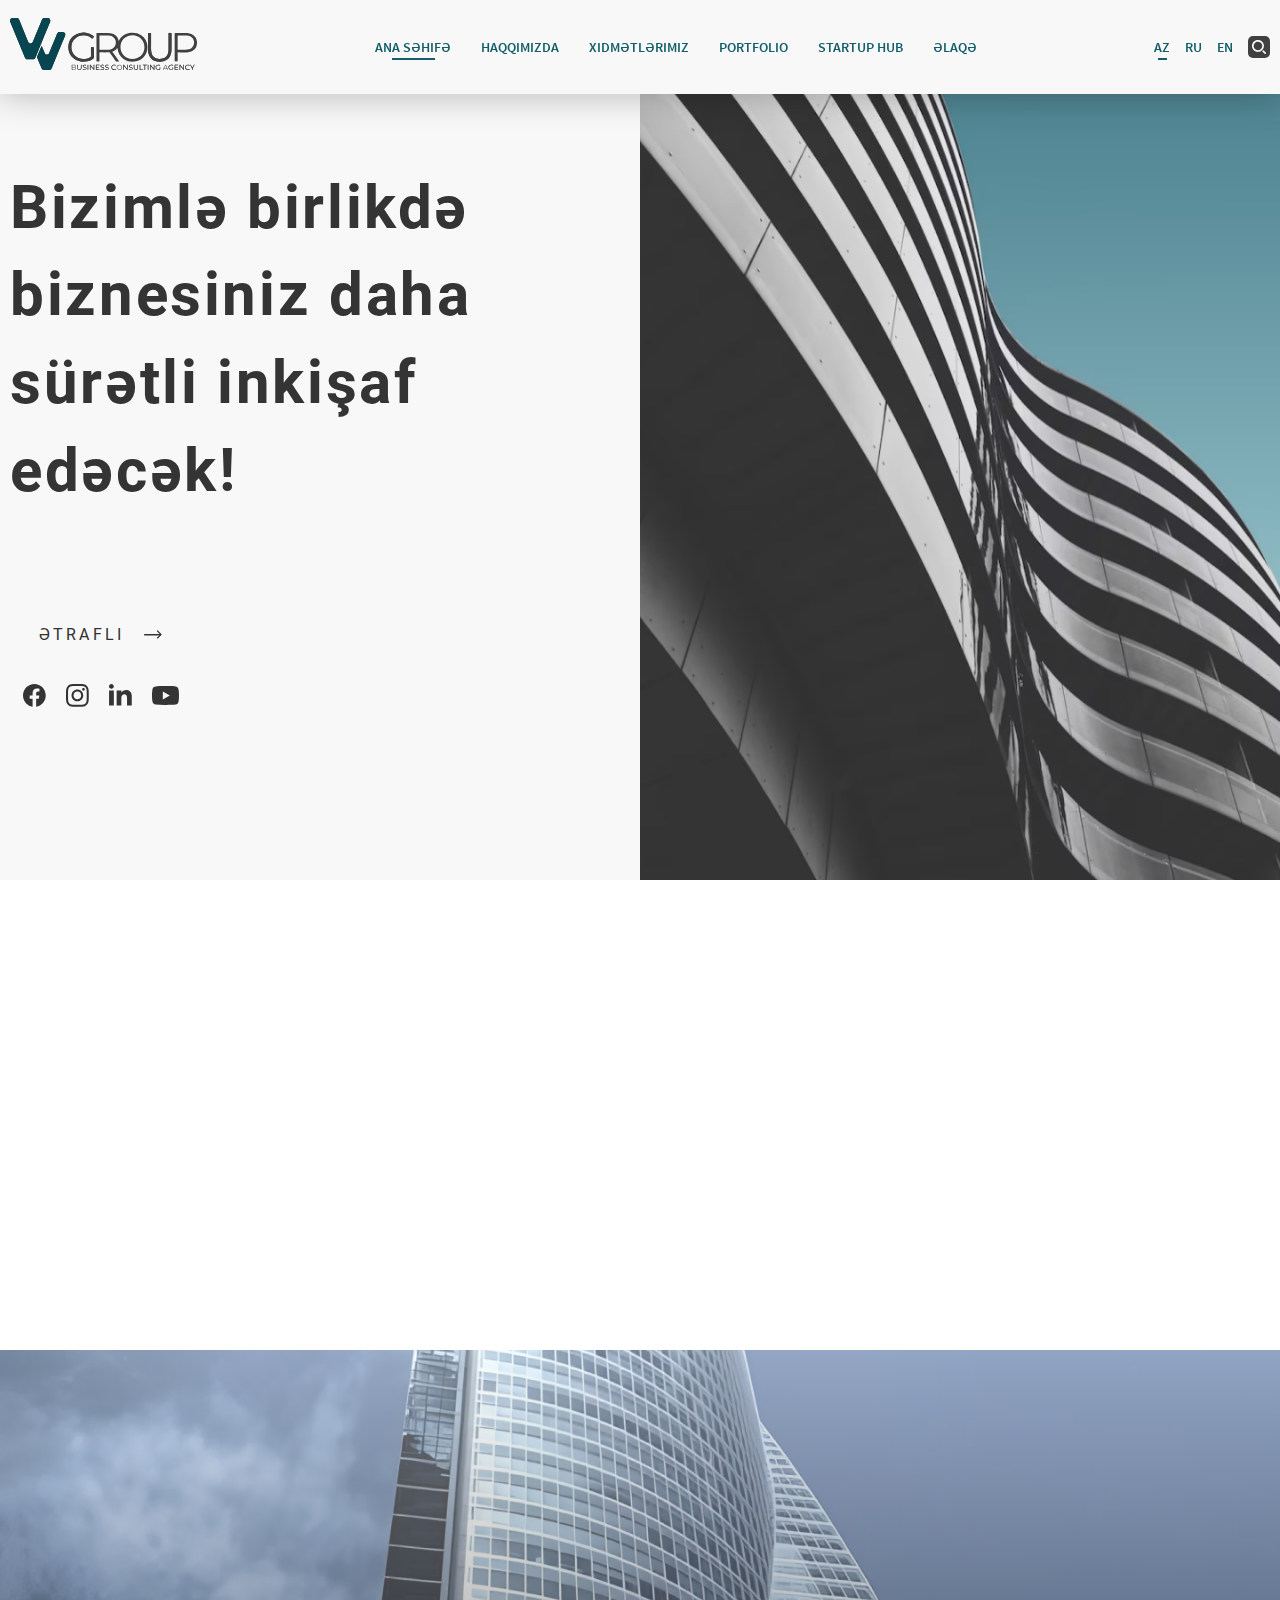
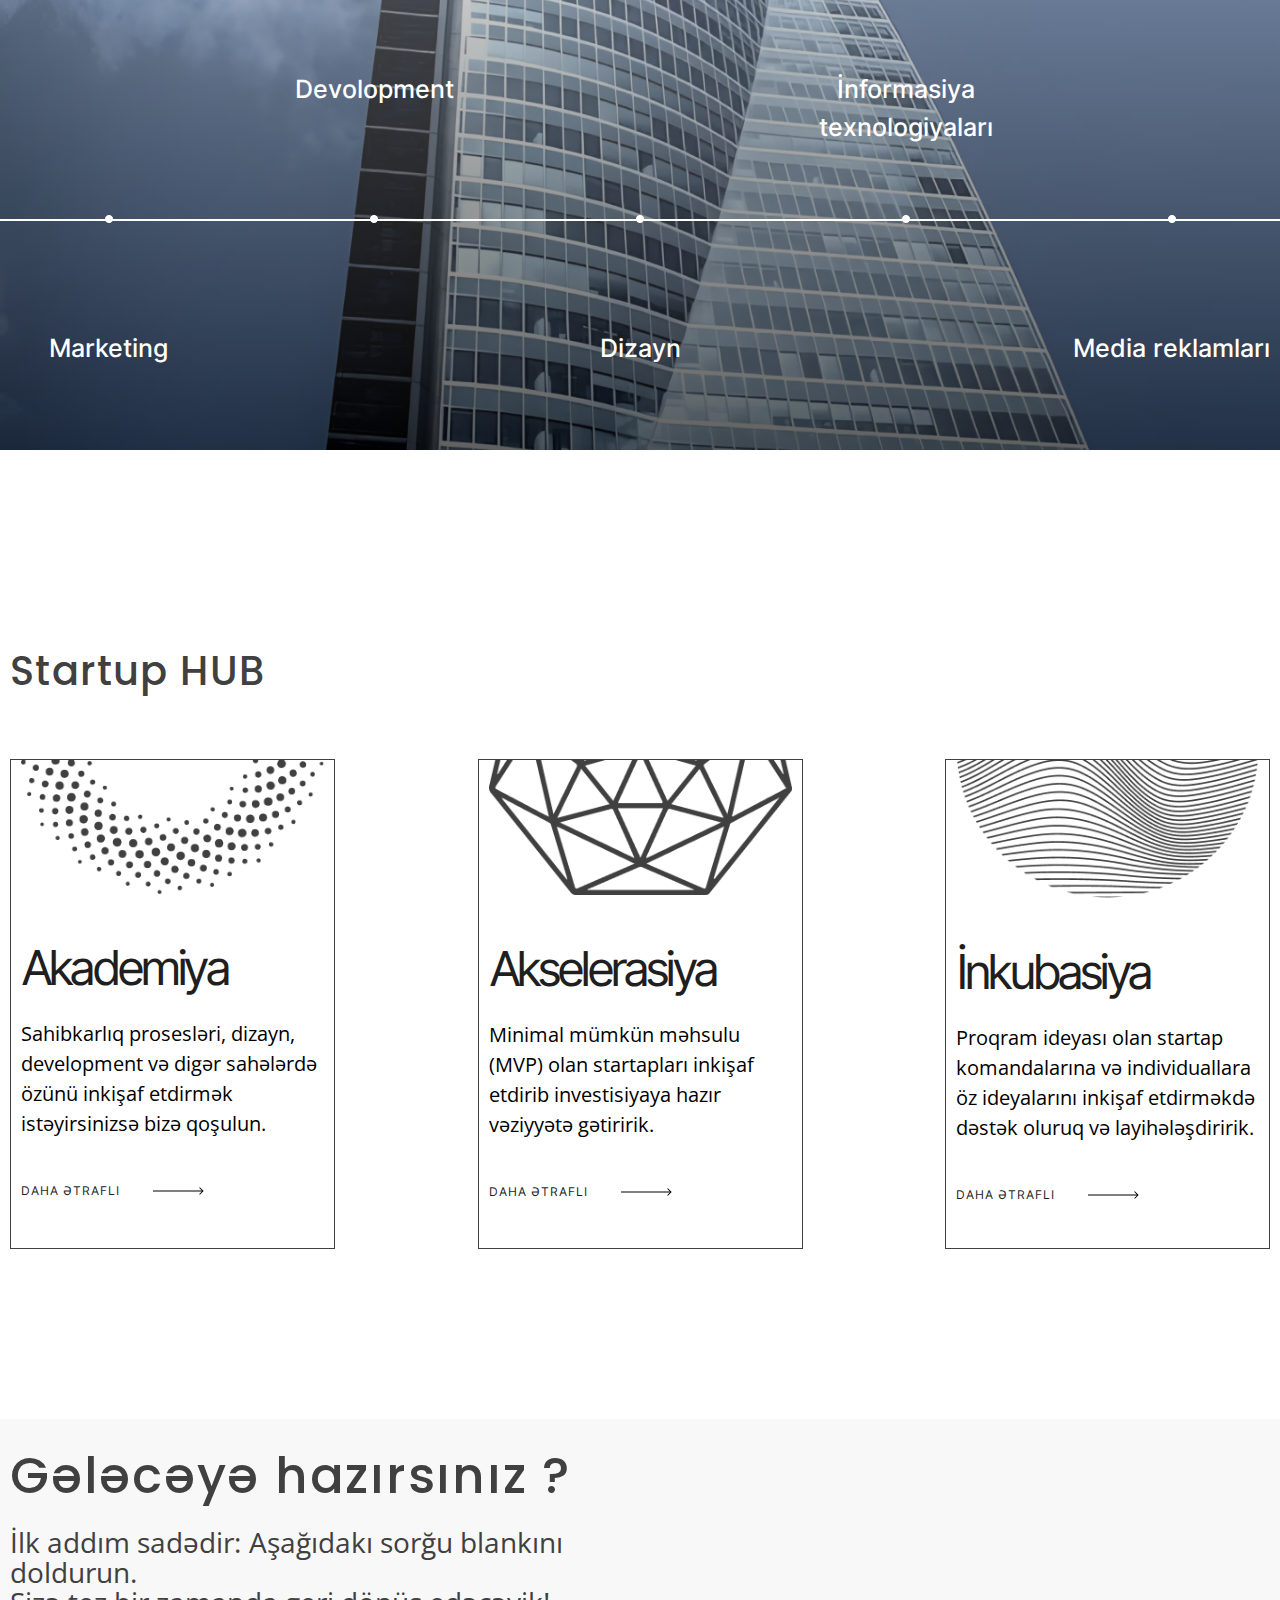
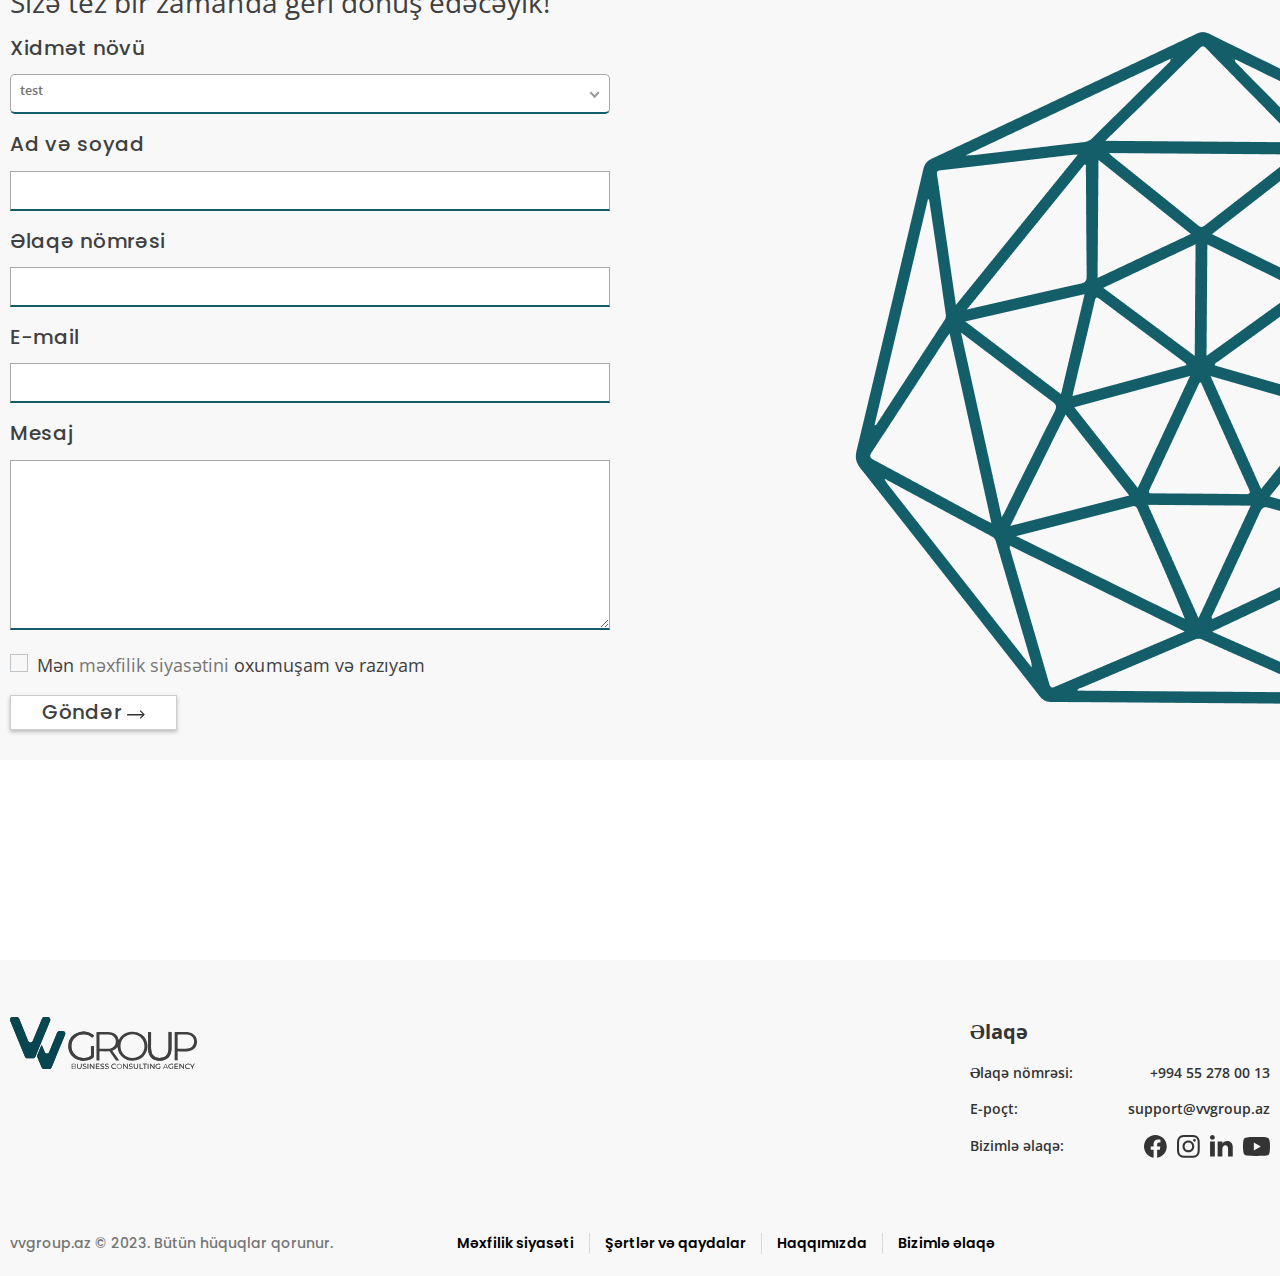
<file: index.html>
<!DOCTYPE html>
<html lang="en">

<head>
    <meta charset="UTF-8">
    <meta name="viewport" content="width=device-width, initial-scale=1.0">
    <link rel="stylesheet" href="./css/style.css">
    <link rel="stylesheet" href="./css/nice-select.css">
    <link rel="stylesheet" href="./css/pretty-checkbox.min.css">
    <link rel="stylesheet" href="./css/responcive.css">
    <link rel="stylesheet" href="./css/owl.carousel.min.css">
    <title>Vvgroup</title>
</head>

<body>
    <header>
        <div class="container">
            <div class="logo">
                <a href="./index.html">
                    <img src="./img/vv-logo.svg" alt="">
                </a>
            </div>
            <ul class="navbar">
                <li class="nav-item">
                    <a href="#" class="active">
                        Ana səhifə
                    </a>
                </li>
                <li class="nav-item">
                    <a href="#">
                        Haqqımızda
                    </a>
                </li>
                <li class="nav-item">
                    <a href="#">
                        Xidmətlərimiz
                    </a>
                </li>
                <li class="nav-item">
                    <a href="#">
                        Portfolio
                    </a>
                </li>
                <li class="nav-item">
                    <a href="#">
                        sTARTuP HUB
                    </a>
                </li>
                <li class="nav-item">
                    <a href="#">
                        Əlaqə
                    </a>
                </li>
                <ul class="lang lang-mobile" style="display: none;">
                    <li class="lang-item">
                        <a href="#" class="active">az</a>
                    </li>
                    <li class="lang-item">
                        <a href="#">ru</a>
                    </li>
                    <li class="lang-item">
                        <a href="#">en</a>
                    </li>
                </ul>
            </ul>
            <div class="head-right">
                <ul class="lang">
                    <li class="lang-item">
                        <a href="#" class="active">az</a>
                    </li>
                    <li class="lang-item">
                        <a href="#">ru</a>
                    </li>
                    <li class="lang-item">
                        <a href="#">en</a>
                    </li>
                </ul>
                <div class="search">
                    <form action="#">
                        <img src="./img/search-icon.svg" alt="">
                        <input type="text">
                    </form>
                    <ul class="search-result">
                        <li class="result-item">
                            <a href="#"> Rəqəmsal marketing</a>
                        </li>
                        <li class="result-item">
                            <a href="#"> Rəqəmsal marketing</a>
                        </li>
                        <li class="result-item">
                            <a href="#"> Rəqəmsal marketing</a>
                        </li>
                    </ul>
                </div>
                <div class="menu" style="display: none;">
                    <span></span>
                    <span></span>
                    <span></span>
                </div>
                <div class="search-close"></div>
            </div>
        </div>
    </header>
    <section id="home">
        <div class="container">
            <div class="d-flex">
                <div class="home-left">
                    <h1 class="home-text">
                        Bizimlə birlikdə biznesiniz daha sürətli inkişaf edəcək!
                    </h1>
                    <a href="#" class="home-about-btn">
                        Ətraflı
                        <img src="./img/right-icon.svg" alt="">
                    </a>
                    <div class="social-icons">
                        <a href="#" target="_blank">
                            <img src="./img/face-icon.svg" alt="">
                        </a>
                        <a href="#" target="_blank">
                            <img src="./img/insta-icon.svg" alt="">
                        </a>
                        <a href="#" target="_blank">
                            <img src="./img/linkedin-icon.svg" alt="">
                        </a>
                        <a href="#" target="_blank">
                            <img src="./img/youtube-icon.svg" alt="">
                        </a>
                    </div>
                </div>
                <div class="home-right">
                    <img src="./img/home-img.png" alt="">
                </div>
            </div>
        </div>
    </section>
    <section id="about">
        <div class="container">
            <div class="d-flex">
                <div class="col-6">
                    <hr>
                    <h3 class="about-head">
                        Biz kimik ?
                    </h3>
                </div>
                <div class="col-6">
                    <p class="about-body">
                        Etibarlı Biznes Məsləhətçi Tərəfdaşlarınız. <br>
                        <strong>VV Group-</strong>da biz sadəcə məsləhətçilər deyilik – biz böyümə, innovasiya və uğura
                        təkan verməkdə sizin
                        sadiq tərəfdaşlarınızıq. Təcrübəli ekspertlərdən ibarət komandamız çətinliklərin öhdəsindən
                        gəlmək,
                        fürsətlərdən istifadə etmək və davamlı nəticələr əldə etmək üçün bütün ölçülü bizneslərlə
                        əməkdaşlıq
                        edir.
                    </p>
                </div>
            </div>
        </div>
    </section>
    <section id="category">
        <div class="category-gradient"></div>
        <img class="category-bg" src="./img/category.png" alt="">
        <div class="bg-images">
            <img src="./img/marketing.png" alt="">
            <img src="./img/development.png" alt="">
            <img src="./img/dizayn.png" alt="">
            <img src="./img/informasiya.png" alt="">
            <img src="./img/media.png" alt="">
        </div>
        <div class="line-category">
            <img class="line-img" src="./img/line.png" alt="">
        </div>
        <div class="categories">
            <div class="container">
                <div class="category">
                    <img src="./img/ellipse.png" alt="">
                    <a href="#" class="category-name" data-id="1">
                        Marketing
                    </a>
                </div>
                <div class="category">
                    <img src="./img/ellipse.png" alt="">
                    <a href="#" class="category-name" data-id="2">
                        Devolopment
                    </a>
                </div>
                <div class="category">
                    <img src="./img/ellipse.png" alt="">
                    <a href="#" class="category-name" data-id="3">
                        Dizayn
                    </a>
                </div>
                <div class="category">
                    <img src="./img/ellipse.png" alt="">
                    <a href="#" class="category-name" data-id="4">
                        İnformasiya
                        texnologiyaları
                    </a>
                </div>
                <div class="category">
                    <img src="./img/ellipse.png" alt="">
                    <a href="#" class="category-name" data-id="5">
                        Media
                        reklamları
                    </a>
                </div>
            </div>
        </div>
    </section>
    <section id="startupHub">
        <div class="container">
            <h3 class="head-title">
                Startup HUB
            </h3>
            <div class="start_cards d-flex">
                <div class="start_card">
                    <div class="start_img">
                        <img src="./img/akademy-icon.png" alt="">
                    </div>
                    <h3 class="start_head">
                        Akademiya
                    </h3>
                    <p class="start_body">
                        Sahibkarlıq prosesləri, dizayn, development və digər sahələrdə özünü inkişaf etdirmək
                        istəyirsinizsə bizə qoşulun.
                    </p>
                    <a class="start_link" href="#">
                        Daha ətraflı
                        <img src="./img/start-card-arr.png" alt="">
                    </a>
                </div>
                <div class="start_card">
                    <div class="start_img">
                        <img src="./img/akse-icon.png" alt="">
                    </div>
                    <h3 class="start_head">
                        Akselerasiya
                    </h3>
                    <p class="start_body">
                        Minimal mümkün məhsulu (MVP) olan startapları inkişaf etdirib investisiyaya hazır vəziyyətə
                        gətiririk.
                    </p>
                    <a class="start_link" href="#">
                        Daha ətraflı
                        <img src="./img/start-card-arr.png" alt="">
                    </a>
                </div>
                <div class="start_card">
                    <div class="start_img">
                        <img src="./img/ink-icon.png" alt="">
                    </div>
                    <h3 class="start_head">
                        İnkubasiya
                    </h3>
                    <p class="start_body">
                        Proqram ideyası olan startap komandalarına və individuallara öz ideyalarını inkişaf etdirməkdə
                        dəstək oluruq və layihələşdiririk.
                    </p>
                    <a class="start_link" href="#">
                        Daha ətraflı
                        <img src="./img/start-card-arr.png" alt="">
                    </a>
                </div>
            </div>
            <div class="owl-carousel start_cards-mobile owl-theme" style="display: none;">
                <div class="start_card item">
                    <div class="start_img">
                        <img src="./img/akademy-icon.png" alt="">
                    </div>
                    <h3 class="start_head">
                        Akademiya
                    </h3>
                    <p class="start_body">
                        Sahibkarlıq prosesləri, dizayn, development və digər sahələrdə özünü inkişaf etdirmək
                        istəyirsinizsə bizə qoşulun.
                    </p>
                    <a class="start_link" href="#">
                        Daha ətraflı
                        <img src="./img/start-card-arr.png" alt="">
                    </a>
                </div>
            </div>
        </div>
    </section>
    <section id="home-form">
        <div class="container">
            <div class="col-6">
                <h3 class="form_head">
                    Gələcəyə hazırsınız ?
                </h3>
                <p class="form_text">
                    İlk addım sadədir: Aşağıdakı sorğu blankını doldurun. <br>
                    Sizə tez bir zamanda geri dönüş edəcəyik!
                </p>
                <form class="home_form" onsubmit="formSubmit(event)" action="#">
                    <div class="form_item">
                        <label for="#">
                            Xidmət növü
                        </label>
                        <select  name="" id="">
                            <option value="test">test</option>
                        </select>
                    </div>
                    <div class="form_item">
                        <label for="name">
                            Ad və soyad
                        </label>
                        <input id="name" type="text">
                    </div>
                    <div class="form_item">
                        <label for="phone">
                            Əlaqə nömrəsi
                        </label>
                        <input id="phone" type="text">
                    </div>
                    <div class="form_item">
                        <label for="email">
                            E-mail
                        </label>
                        <input id="email" type="email">
                    </div>
                    <div class="form_item">
                        <label for="message">
                            Mesaj
                        </label>
                        <textarea id="message" name="" id="" cols="30" rows="10"></textarea>
                    </div>
                    <div class="pretty checkbox p-svg p-plain">
                        <input type="checkbox" id="check" />
                        <div class="state">
                            <svg class="svg" xmlns="http://www.w3.org/2000/svg" width="8" height="8" viewBox="0 0 8 8">
                                <path d="M0 0v7h7v-3.59l-1 1v1.59h-5v-5h3.59l1-1h-5.59zm7 0l-3 3-1-1-1 1 2 2 4-4-1-1z"/>
                            </svg>
                            <label for="check">                            
                                Mən 
                                <a target="_blank" href="#">
                                    məxfilik siyasətini
                                </a> 
                                oxumuşam və razıyam
                            </label>
                        </div>
                    </div>
                    <button class="form_send">
                        Göndər <img src="./img/right-icon.svg" alt="">
                    </button>
                </form>
            </div>
            <div class="col-6">
                <img class="home-form-img" src="./img/home-form-img.png" alt="">
            </div>
        </div>
    </section>
    <footer>
        <div class="container">
            <div class="footer-top">
                <div class="foot-logo">
                    <a href="./index.html">
                        <img src="./img/vv-logo.svg" alt="">
                    </a>
                    <div class="foot-socials foot-socials-mobile" style="display: none;">
                        <a href="#"><img src="./img/face-icon.svg" alt=""></a>
                        <a href="#"><img src="./img/insta-icon.svg" alt=""></a>
                        <a href="#"><img src="./img/linkedin-icon.svg" alt=""></a>
                        <a href="#"><img src="./img/youtube-icon.svg" alt=""></a>
                    </div>
                </div>
                <div class="foot-contact">
                    <h4 class="ftc_head">
                        Əlaqə
                    </h4>
                    <div class="ftc-line">
                        <p>
                            Əlaqə nömrəsi:
                        </p>
                        <a href="tel:+994552780013">+994 55 278 00 13</a>
                    </div>
                    <div class="ftc-line">
                        <p>
                            E-poçt:
                        </p>
                        <a href="mailTo:support@vvgroup.az">support@vvgroup.az</a>
                    </div>
                    <div class="ftc-line ftc-social">
                        <p>
                            Bizimlə əlaqə:
                        </p>
                        <div class="foot-socials">
                            <a href="#"><img src="./img/face-icon.svg" alt=""></a>
                            <a href="#"><img src="./img/insta-icon.svg" alt=""></a>
                            <a href="#"><img src="./img/linkedin-icon.svg" alt=""></a>
                            <a href="#"><img src="./img/youtube-icon.svg" alt=""></a>
                        </div>
                    </div>
                </div>
            </div>
            <div class="footer-bottom">
                <p class="copyright">
                    vvgroup.az © 2023. Bütün hüquqlar qorunur.
                </p>
                <ul class="footer-list">
                    <li class="foot-item">
                        <a href="#">
                            Məxfilik siyasəti
                        </a>
                    </li>
                    <li class="foot-item">
                        <a href="#">
                            Şərtlər və qaydalar
                        </a>
                    </li>
                    <li class="foot-item">
                        <a href="#">
                            Haqqımızda
                        </a>
                    </li>
                    <li class="foot-item">
                        <a href="#">
                            Bizimlə əlaqə
                        </a>
                    </li>
                </ul>
            </div>
        </div>
    </footer>




    <div class="pop-up">
        <div class="bg"></div>
        <div class="center-pop">
            <img src="./img/send.svg" alt="">
            <img src="./img/pop-close.svg" alt="" class="pop-close">
            <p class="pop-text">
                Mesajınız göndərildi! <br>
                Əməkdaşlarımız sizinlə tez bir zamanda əlaqə saxlayacaq.
            </p>
        </div>
    </div>


    <script src="./js/jquery.min.js"></script>
    <script src="./js/jquery.nice-select.min.js"></script> 
    <script src="./js/owl.carousel.min.js"></script>
    <script src="./js/main.js"></script>
    <script src="./js/responce.js"></script>
</body>

</html>
</file>
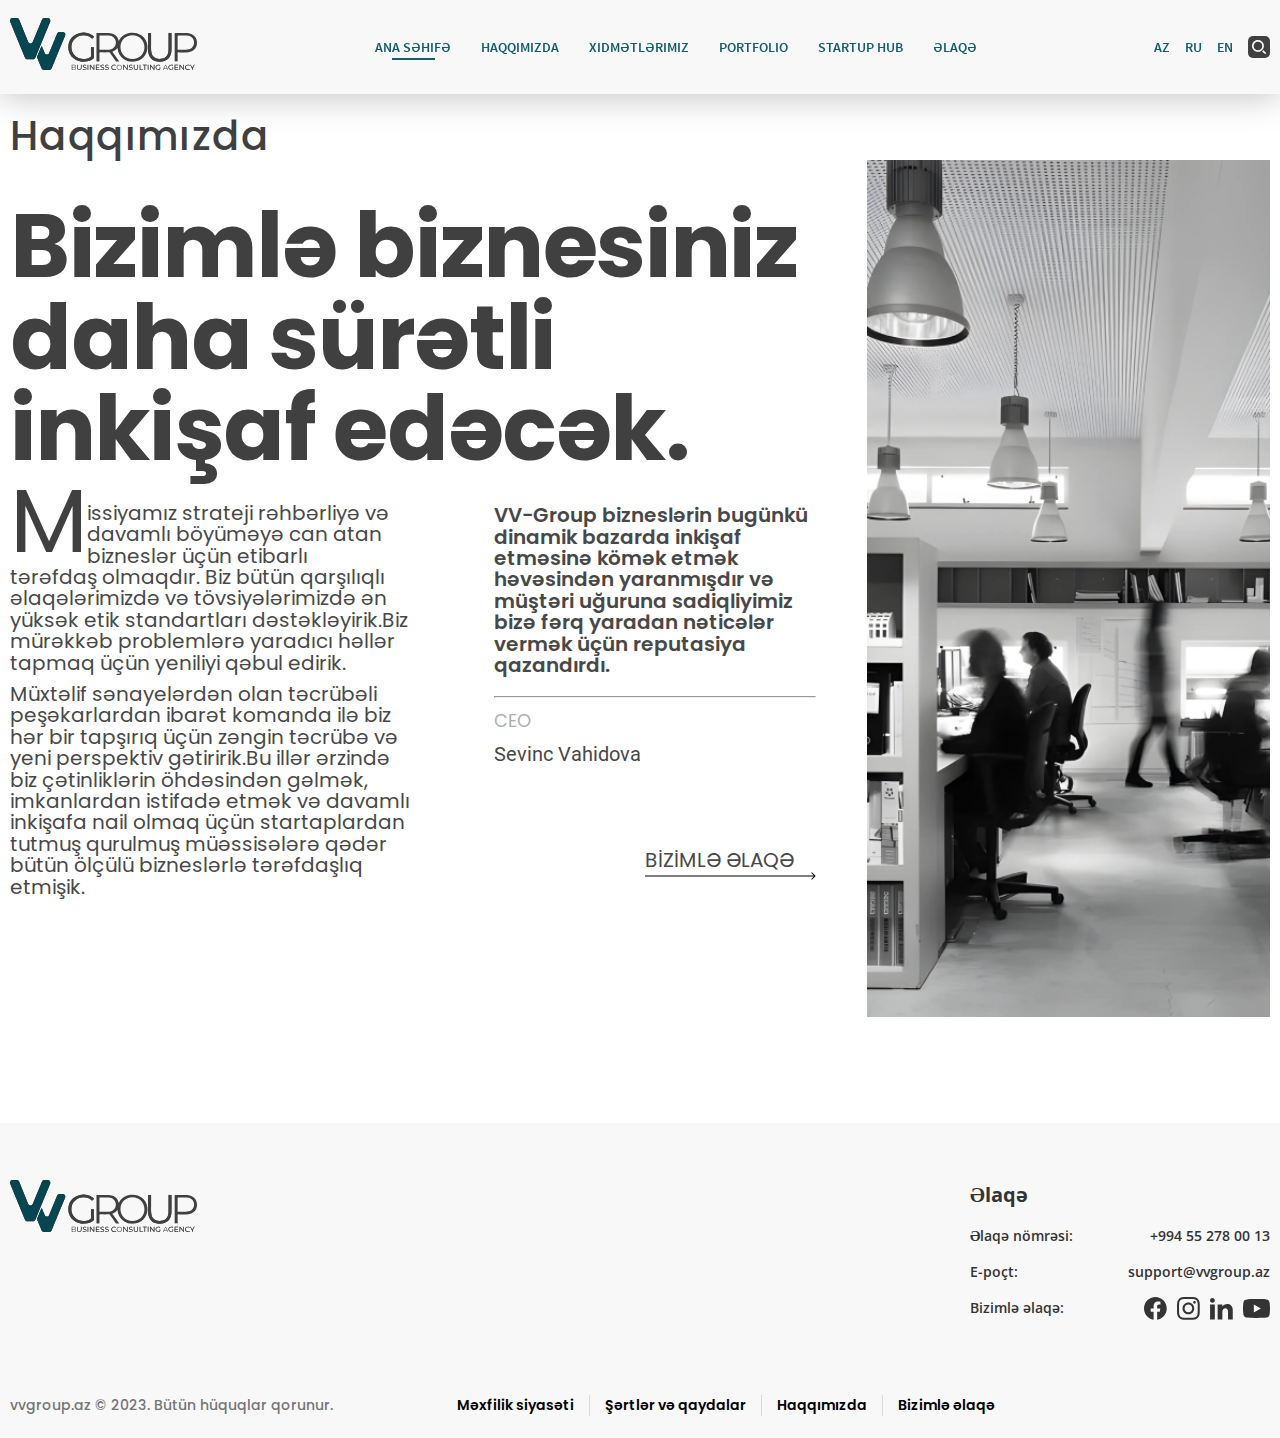
<file: about.html>
<!DOCTYPE html>
<html lang="en">

<head>
    <meta charset="UTF-8">
    <meta name="viewport" content="width=device-width, initial-scale=1.0">
    <link rel="stylesheet" href="./css/style.css">
    <link rel="stylesheet" href="./css/nice-select.css">
    <link rel="stylesheet" href="./css/pretty-checkbox.min.css">
    <link rel="stylesheet" href="./css/responcive.css">
    <title>Vvgroup</title>
</head>

<body>
    <header>
        <div class="container">
            <div class="logo">
                <a href="./index.html">
                    <img src="./img/vv-logo.svg" alt="">
                </a>
            </div>
            <ul class="navbar">
                <li class="nav-item">
                    <a href="#" class="active">
                        Ana səhifə
                    </a>
                </li>
                <li class="nav-item">
                    <a href="#">
                        Haqqımızda
                    </a>
                </li>
                <li class="nav-item">
                    <a href="#">
                        Xidmətlərimiz
                    </a>
                </li>
                <li class="nav-item">
                    <a href="#">
                        Portfolio
                    </a>
                </li>
                <li class="nav-item">
                    <a href="#">
                        sTARTuP HUB
                    </a>
                </li>
                <li class="nav-item">
                    <a href="#">
                        Əlaqə
                    </a>
                </li>
            </ul>
            <div class="head-right">
                <ul class="lang">
                    <li class="lang-item">
                        <a href="#">az</a>
                    </li>
                    <li class="lang-item">
                        <a href="#">ru</a>
                    </li>
                    <li class="lang-item">
                        <a href="#">en</a>
                    </li>
                </ul>
                <div class="search">
                    <form action="#">
                        <img src="./img/search-icon.svg" alt="">
                        <input type="text">
                    </form>
                </div>
                <div class="search-close"></div>
            </div>
        </div>
    </header>

    <section id="about-page">
        <div class="container">
            <h3 class="head-title page-head">
                <!--new-->
                <a class="win-back win-back-mobile" style="display: none;" href="javascript:void(0)">
                    <svg xmlns="http://www.w3.org/2000/svg" width="45" height="33" viewBox="0 0 45 33" fill="none">
                        <path
                            d="M12.0611 14.9871L33.2838 15.0043C33.5652 15.0045 33.835 15.1101 34.0339 15.2978C34.2327 15.4855 34.3443 15.7399 34.3441 16.0051C34.3439 16.2704 34.2319 16.5246 34.0327 16.712C33.8336 16.8994 33.5636 17.0045 33.2821 17.0043L12.0595 16.9871C11.7781 16.9868 11.5083 16.8813 11.3094 16.6936C11.1106 16.5059 10.999 16.2514 10.9992 15.9862C10.9994 15.721 11.1114 15.4667 11.3106 15.2794C11.5097 15.092 11.7797 14.9868 12.0611 14.9871Z"
                            fill="#404041" />
                        <path
                            d="M12.4155 16L20.7084 24.291C20.8962 24.4787 21.0017 24.7333 21.0017 24.9989C21.0017 25.2644 20.8962 25.519 20.7084 25.7068C20.5207 25.8945 20.266 26 20.0005 26C19.735 26 19.4804 25.8945 19.2926 25.7068L10.2938 16.7079C10.2006 16.615 10.1268 16.5047 10.0764 16.3832C10.0259 16.2617 10 16.1315 10 16C10 15.8685 10.0259 15.7383 10.0764 15.6168C10.1268 15.4953 10.2006 15.385 10.2938 15.2921L19.2926 6.29323C19.4804 6.10548 19.735 6 20.0005 6C20.266 6 20.5207 6.10548 20.7084 6.29323C20.8962 6.48098 21.0017 6.73562 21.0017 7.00114C21.0017 7.26665 20.8962 7.5213 20.7084 7.70905L12.4155 16Z"
                            fill="#404041" />
                    </svg>
                </a>
                <!--new-->
                Haqqımızda
            </h3>
            <!--new-->
            <div class="mobile_about" style="display: none;">
                <h2 class="about_page_head">
                    Bizimlə biznesiniz daha sürətli inkişaf edəcək.
                </h2>
                <img class="about_page_img" src="./img/about-img.png" alt="">
            </div>
            <!--new-->
            <div class="d-flex between">
                <div class="col-7">
                    <h2 class="about_page_head">
                        Bizimlə biznesiniz daha sürətli inkişaf edəcək.
                    </h2>
                    <div class="two-column d-flex between">
                        <div class="col-6">
                            <p class="about-work">
                                <strong>M</strong>
                                issiyamız strateji rəhbərliyə və
                                davamlı böyüməyə can atan bizneslər üçün etibarlı
                            </p>
                            <p class="about-work">
                                tərəfdaş olmaqdır.
                                Biz bütün qarşılıqlı əlaqələrimizdə və
                                tövsiyələrimizdə ən yüksək etik standartları dəstəkləyirik.Biz mürəkkəb problemlərə
                                yaradıcı həllər tapmaq üçün yeniliyi qəbul edirik.
                            </p>
                            <p class="about-work mt-10">
                                Müxtəlif sənayelərdən olan təcrübəli peşəkarlardan ibarət komanda ilə biz hər bir
                                tapşırıq üçün zəngin təcrübə və yeni perspektiv gətiririk.Bu illər ərzində biz
                                çətinliklərin öhdəsindən gəlmək, imkanlardan istifadə etmək və davamlı inkişafa nail
                                olmaq üçün startaplardan tutmuş qurulmuş müəssisələrə qədər bütün ölçülü bizneslərlə
                                tərəfdaşlıq etmişik.
                            </p>
                        </div>
                        <div class="col-5">
                            <p class="vv-about pt-30">
                                VV-Group bizneslərin bugünkü dinamik bazarda inkişaf etməsinə kömək etmək həvəsindən
                                yaranmışdır və müştəri uğuruna sadiqliyimiz bizə fərq yaradan nəticələr vermək üçün
                                reputasiya qazandırdı.
                            </p>
                            <hr class="dark">
                            <p class="ceo">
                                CEO
                            </p>
                            <p class="ceo-name">
                                Sevinc Vahidova
                            </p>
                            <div class="about-btn-contact">
                                <a href="#">
                                    BİZİMLƏ ƏLAQƏ
                                    <img src="./img/haqqimizda-arr.png" alt="">
                                </a>
                            </div>
                        </div>
                    </div>
                </div>
                <div class="col-4">
                    <img class="about_page_img" src="./img/about-img.png" alt="">
                </div>
            </div>
        </div>
    </section>


    <footer>
        <div class="container">
            <div class="footer-top">
                <div class="foot-logo">
                    <a href="./index.html">
                        <img src="./img/vv-logo.svg" alt="">
                    </a>
                </div>
                <div class="foot-contact">
                    <h4 class="ftc_head">
                        Əlaqə
                    </h4>
                    <div class="ftc-line">
                        <p>
                            Əlaqə nömrəsi:
                        </p>
                        <a href="tel:+994552780013">+994 55 278 00 13</a>
                    </div>
                    <div class="ftc-line">
                        <p>
                            E-poçt:
                        </p>
                        <a href="mailTo:support@vvgroup.az">support@vvgroup.az</a>
                    </div>
                    <div class="ftc-line">
                        <p>
                            Bizimlə əlaqə:
                        </p>
                        <div class="foot-socials">
                            <a href="#"><img src="./img/face-icon.svg" alt=""></a>
                            <a href="#"><img src="./img/insta-icon.svg" alt=""></a>
                            <a href="#"><img src="./img/linkedin-icon.svg" alt=""></a>
                            <a href="#"><img src="./img/youtube-icon.svg" alt=""></a>
                        </div>
                    </div>
                </div>
            </div>
            <div class="footer-bottom">
                <p class="copyright">
                    vvgroup.az © 2023. Bütün hüquqlar qorunur.
                </p>
                <ul class="footer-list">
                    <li class="foot-item">
                        <a href="#">
                            Məxfilik siyasəti
                        </a>
                    </li>
                    <li class="foot-item">
                        <a href="#">
                            Şərtlər və qaydalar
                        </a>
                    </li>
                    <li class="foot-item">
                        <a href="#">
                            Haqqımızda
                        </a>
                    </li>
                    <li class="foot-item">
                        <a href="#">
                            Bizimlə əlaqə
                        </a>
                    </li>
                </ul>
            </div>
        </div>
    </footer>


    <script src="./js/jquery.min.js"></script>
    <script src="./js/jquery.nice-select.min.js"></script>
    <script src="./js/main.js"></script>
</body>

</html>
</file>
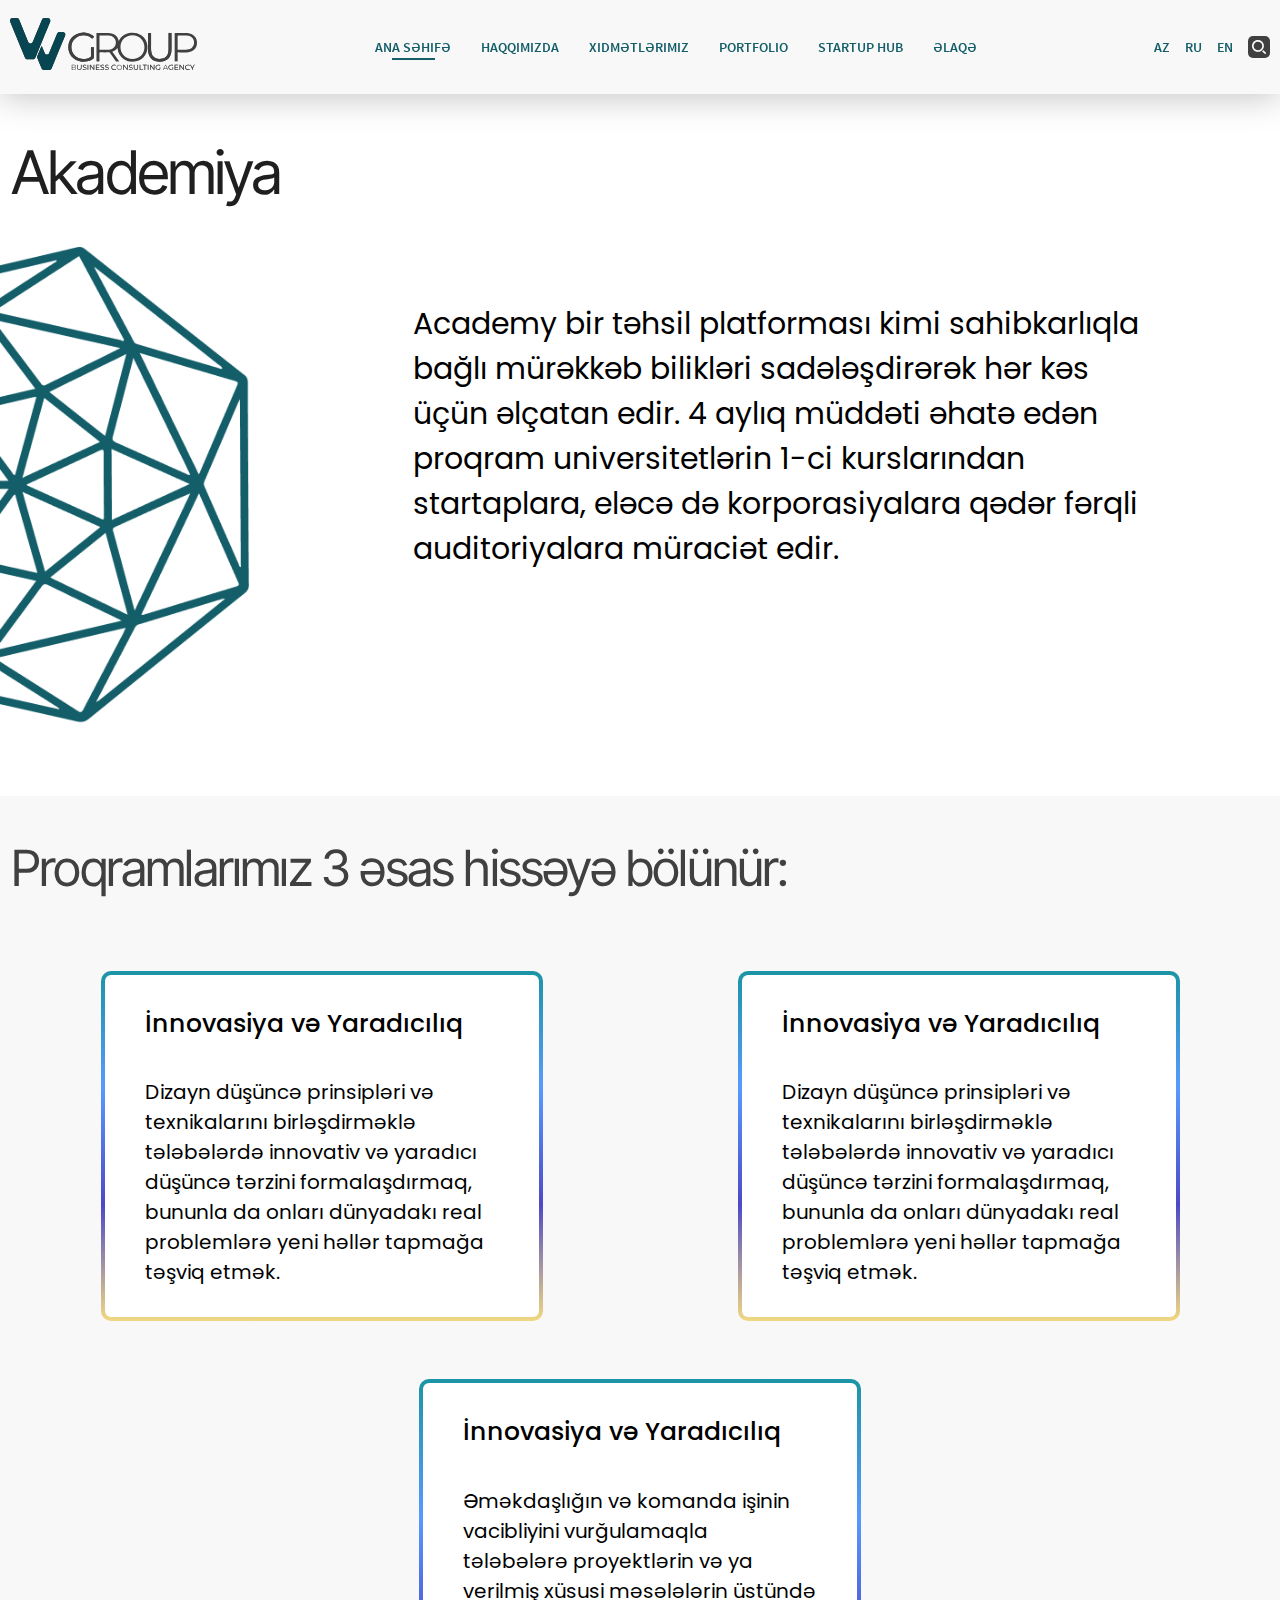
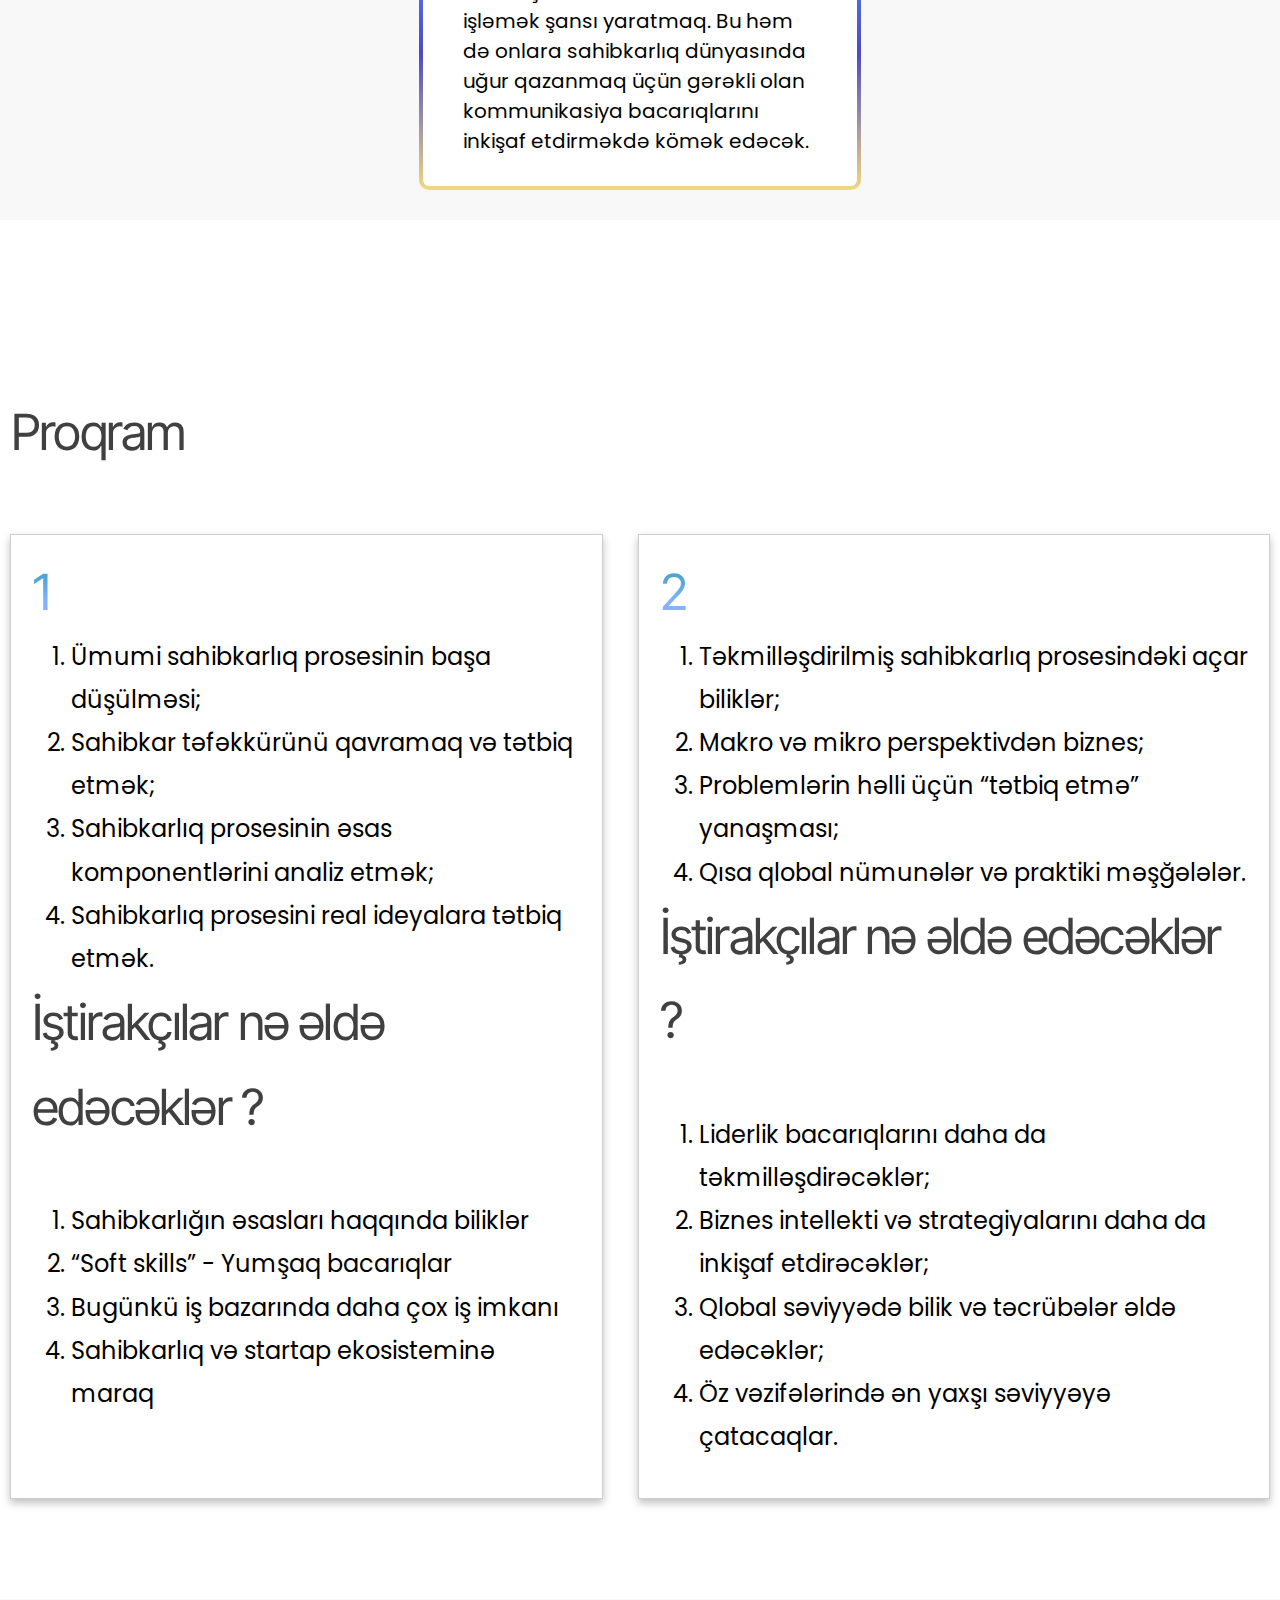
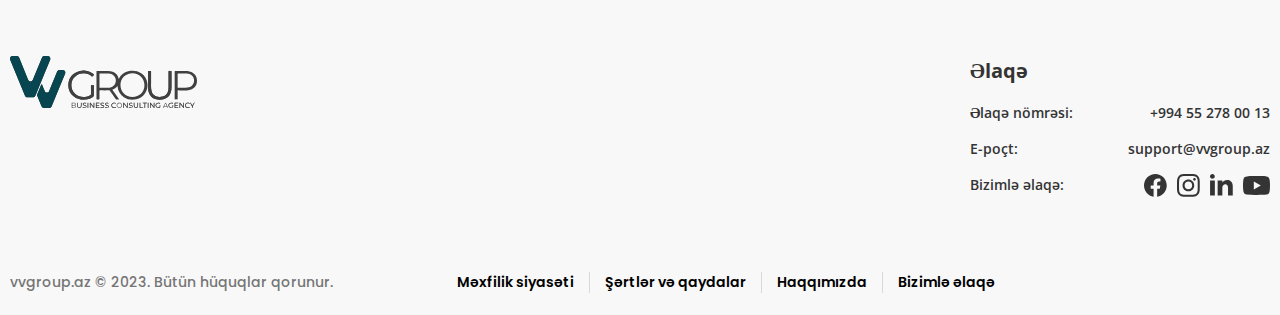
<file: academy.html>
<!DOCTYPE html>
<html lang="en">

<head>
    <meta charset="UTF-8">
    <meta name="viewport" content="width=device-width, initial-scale=1.0">
    <link rel="stylesheet" href="./css/style.css">
    <link rel="stylesheet" href="./css/nice-select.css">
    <link rel="stylesheet" href="./css/pretty-checkbox.min.css">
    <link rel="stylesheet" href="./css/responcive.css">
    <title>Vvgroup</title>
</head>

<body>
    <header>
        <div class="container">
            <div class="logo">
                <a href="./index.html">
                    <img src="./img/vv-logo.svg" alt="">
                </a>
            </div>
            <ul class="navbar">
                <li class="nav-item">
                    <a href="#" class="active">
                        Ana səhifə
                    </a>
                </li>
                <li class="nav-item">
                    <a href="#">
                        Haqqımızda
                    </a>
                </li>
                <li class="nav-item">
                    <a href="#">
                        Xidmətlərimiz
                    </a>
                </li>
                <li class="nav-item">
                    <a href="#">
                        Portfolio
                    </a>
                </li>
                <li class="nav-item">
                    <a href="#">
                        sTARTuP HUB
                    </a>
                </li>
                <li class="nav-item">
                    <a href="#">
                        Əlaqə
                    </a>
                </li>
            </ul>
            <div class="head-right">
                <ul class="lang">
                    <li class="lang-item">
                        <a href="#">az</a>
                    </li>
                    <li class="lang-item">
                        <a href="#">ru</a>
                    </li>
                    <li class="lang-item">
                        <a href="#">en</a>
                    </li>
                </ul>
                <div class="search">
                    <form action="#">
                        <img src="./img/search-icon.svg" alt="">
                        <input type="text">
                    </form>
                </div>
                <div class="search-close"></div>
            </div>
        </div>
    </header>

    <section id="academyPaheHead">
        <div class="container">
            <h3 class="head-title page-head other-page-head">
                <!--new-->
                <a class="win-back win-back-mobile" style="display: none;" href="javascript:void(0)">
                    <svg xmlns="http://www.w3.org/2000/svg" width="45" height="33" viewBox="0 0 45 33" fill="none">
                        <path
                            d="M12.0611 14.9871L33.2838 15.0043C33.5652 15.0045 33.835 15.1101 34.0339 15.2978C34.2327 15.4855 34.3443 15.7399 34.3441 16.0051C34.3439 16.2704 34.2319 16.5246 34.0327 16.712C33.8336 16.8994 33.5636 17.0045 33.2821 17.0043L12.0595 16.9871C11.7781 16.9868 11.5083 16.8813 11.3094 16.6936C11.1106 16.5059 10.999 16.2514 10.9992 15.9862C10.9994 15.721 11.1114 15.4667 11.3106 15.2794C11.5097 15.092 11.7797 14.9868 12.0611 14.9871Z"
                            fill="#404041" />
                        <path
                            d="M12.4155 16L20.7084 24.291C20.8962 24.4787 21.0017 24.7333 21.0017 24.9989C21.0017 25.2644 20.8962 25.519 20.7084 25.7068C20.5207 25.8945 20.266 26 20.0005 26C19.735 26 19.4804 25.8945 19.2926 25.7068L10.2938 16.7079C10.2006 16.615 10.1268 16.5047 10.0764 16.3832C10.0259 16.2617 10 16.1315 10 16C10 15.8685 10.0259 15.7383 10.0764 15.6168C10.1268 15.4953 10.2006 15.385 10.2938 15.2921L19.2926 6.29323C19.4804 6.10548 19.735 6 20.0005 6C20.266 6 20.5207 6.10548 20.7084 6.29323C20.8962 6.48098 21.0017 6.73562 21.0017 7.00114C21.0017 7.26665 20.8962 7.5213 20.7084 7.70905L12.4155 16Z"
                            fill="#404041" />
                    </svg>
                </a>
                <!--new-->
                Akademiya
            </h3>
            <div class="d-flex">
                <div class="col-4">
                    <img class="abs-page-img" src="./img/academy-page.png" alt="">
                </div>
                <div class="col-7">
                    <p class="page-text">
                        Academy bir təhsil platforması kimi sahibkarlıqla bağlı mürəkkəb bilikləri sadələşdirərək hər
                        kəs üçün əlçatan edir. 4 aylıq müddəti əhatə edən proqram universitetlərin 1-ci kurslarından
                        startaplara, eləcə də korporasiyalara qədər fərqli auditoriyalara müraciət edir.
                    </p>
                </div>
            </div>
        </div>
    </section>
    <section id="academyPagePrograms">
        <div class="container">
            <h3 class="programs-head">
                Proqramlarımız 3 əsas hissəyə bölünür:
            </h3>
            <div class="program-cards d-flex">
                <div class="program-card">
                    <h4 class="program-head">
                        İnnovasiya və Yaradıcılıq
                    </h4>
                    <p class="program-text">
                        Dizayn düşüncə prinsipləri və texnikalarını birləşdirməklə tələbələrdə innovativ və yaradıcı
                        düşüncə tərzini formalaşdırmaq, bununla da onları dünyadakı real problemlərə yeni həllər tapmağa
                        təşviq etmək.
                    </p>
                </div>
                <div class="program-card">
                    <h4 class="program-head">
                        İnnovasiya və Yaradıcılıq
                    </h4>
                    <p class="program-text">
                        Dizayn düşüncə prinsipləri və texnikalarını birləşdirməklə tələbələrdə innovativ və yaradıcı
                        düşüncə tərzini formalaşdırmaq, bununla da onları dünyadakı real problemlərə yeni həllər tapmağa
                        təşviq etmək.
                    </p>
                </div>
                <div class="program-card">
                    <h4 class="program-head">
                        İnnovasiya və Yaradıcılıq
                    </h4>
                    <p class="program-text">
                        Əməkdaşlığın və komanda işinin vacibliyini vurğulamaqla tələbələrə proyektlərin və ya verilmiş
                        xüsusi məsələlərin üstündə işləmək şansı yaratmaq. Bu həm də onlara sahibkarlıq dünyasında uğur
                        qazanmaq üçün gərəkli olan kommunikasiya bacarıqlarını inkişaf etdirməkdə kömək edəcək.
                    </p>
                </div>
            </div>
        </div>
    </section>
    <section id="program-info">
        <div class="container">
            <h3 class="programs-head">
                Proqram
            </h3>
            <div class="info-cards d-flex">
                <div class="info-card">
                    <h4 class="head-number">
                        1
                    </h4>
                    <ul class="info-list">
                        <li class="info-item">
                            Ümumi sahibkarlıq prosesinin başa düşülməsi;
                        </li>
                        <li class="info-item">
                            Sahibkar təfəkkürünü qavramaq və tətbiq etmək;
                        </li>
                        <li class="info-item">
                            Sahibkarlıq prosesinin əsas komponentlərini analiz etmək;
                        </li>
                        <li class="info-item">
                            Sahibkarlıq prosesini real ideyalara tətbiq etmək.
                        </li>
                    </ul>
                    <h4 class="info-second">
                        İştirakçılar nə əldə edəcəklər ?
                    </h4>
                    <ul class="info-list">
                        <li class="info-item">
                            Sahibkarlığın əsasları haqqında biliklər
                        </li>
                        <li class="info-item">
                            “Soft skills” - Yumşaq bacarıqlar
                        </li>
                        <li class="info-item">
                            Bugünkü iş bazarında daha çox iş imkanı
                        </li>
                        <li class="info-item">
                            Sahibkarlıq və startap ekosisteminə maraq
                        </li>
                    </ul>
                </div>
                <div class="info-card">
                    <h4 class="head-number">
                        2
                    </h4>
                    <ul class="info-list">
                        <li class="info-item">
                            Təkmilləşdirilmiş sahibkarlıq prosesindəki açar biliklər;
                        </li>
                        <li class="info-item">
                            Makro və mikro perspektivdən biznes;
                        </li>
                        <li class="info-item">
                            Problemlərin həlli üçün “tətbiq etmə” yanaşması;
                        </li>
                        <li class="info-item">
                            Qısa qlobal nümunələr və praktiki məşğələlər.
                        </li>
                    </ul>
                    <h4 class="info-second">
                        İştirakçılar nə əldə edəcəklər ?
                    </h4>
                    <ul class="info-list">
                        <li class="info-item">
                            Liderlik bacarıqlarını daha da təkmilləşdirəcəklər;
                        </li>
                        <li class="info-item">
                            Biznes intellekti və strategiyalarını daha da inkişaf etdirəcəklər;
                        </li>
                        <li class="info-item">
                            Qlobal səviyyədə bilik və təcrübələr əldə edəcəklər;
                        </li>
                        <li class="info-item">
                            Öz vəzifələrində ən yaxşı səviyyəyə çatacaqlar.
                        </li>
                    </ul>
                </div>
            </div>
        </div>
    </section>

    <footer>
        <div class="container">
            <div class="footer-top">
                <div class="foot-logo">
                    <a href="./index.html">
                        <img src="./img/vv-logo.svg" alt="">
                    </a>
                </div>
                <div class="foot-contact">
                    <h4 class="ftc_head">
                        Əlaqə
                    </h4>
                    <div class="ftc-line">
                        <p>
                            Əlaqə nömrəsi:
                        </p>
                        <a href="tel:+994552780013">+994 55 278 00 13</a>
                    </div>
                    <div class="ftc-line">
                        <p>
                            E-poçt:
                        </p>
                        <a href="mailTo:support@vvgroup.az">support@vvgroup.az</a>
                    </div>
                    <div class="ftc-line">
                        <p>
                            Bizimlə əlaqə:
                        </p>
                        <div class="foot-socials">
                            <a href="#"><img src="./img/face-icon.svg" alt=""></a>
                            <a href="#"><img src="./img/insta-icon.svg" alt=""></a>
                            <a href="#"><img src="./img/linkedin-icon.svg" alt=""></a>
                            <a href="#"><img src="./img/youtube-icon.svg" alt=""></a>
                        </div>
                    </div>
                </div>
            </div>
            <div class="footer-bottom">
                <p class="copyright">
                    vvgroup.az © 2023. Bütün hüquqlar qorunur.
                </p>
                <ul class="footer-list">
                    <li class="foot-item">
                        <a href="#">
                            Məxfilik siyasəti
                        </a>
                    </li>
                    <li class="foot-item">
                        <a href="#">
                            Şərtlər və qaydalar
                        </a>
                    </li>
                    <li class="foot-item">
                        <a href="#">
                            Haqqımızda
                        </a>
                    </li>
                    <li class="foot-item">
                        <a href="#">
                            Bizimlə əlaqə
                        </a>
                    </li>
                </ul>
            </div>
        </div>
    </footer>


    <script src="./js/jquery.min.js"></script>
    <script src="./js/jquery.nice-select.min.js"></script>
    <script src="./js/main.js"></script>
</body>

</html>
</file>
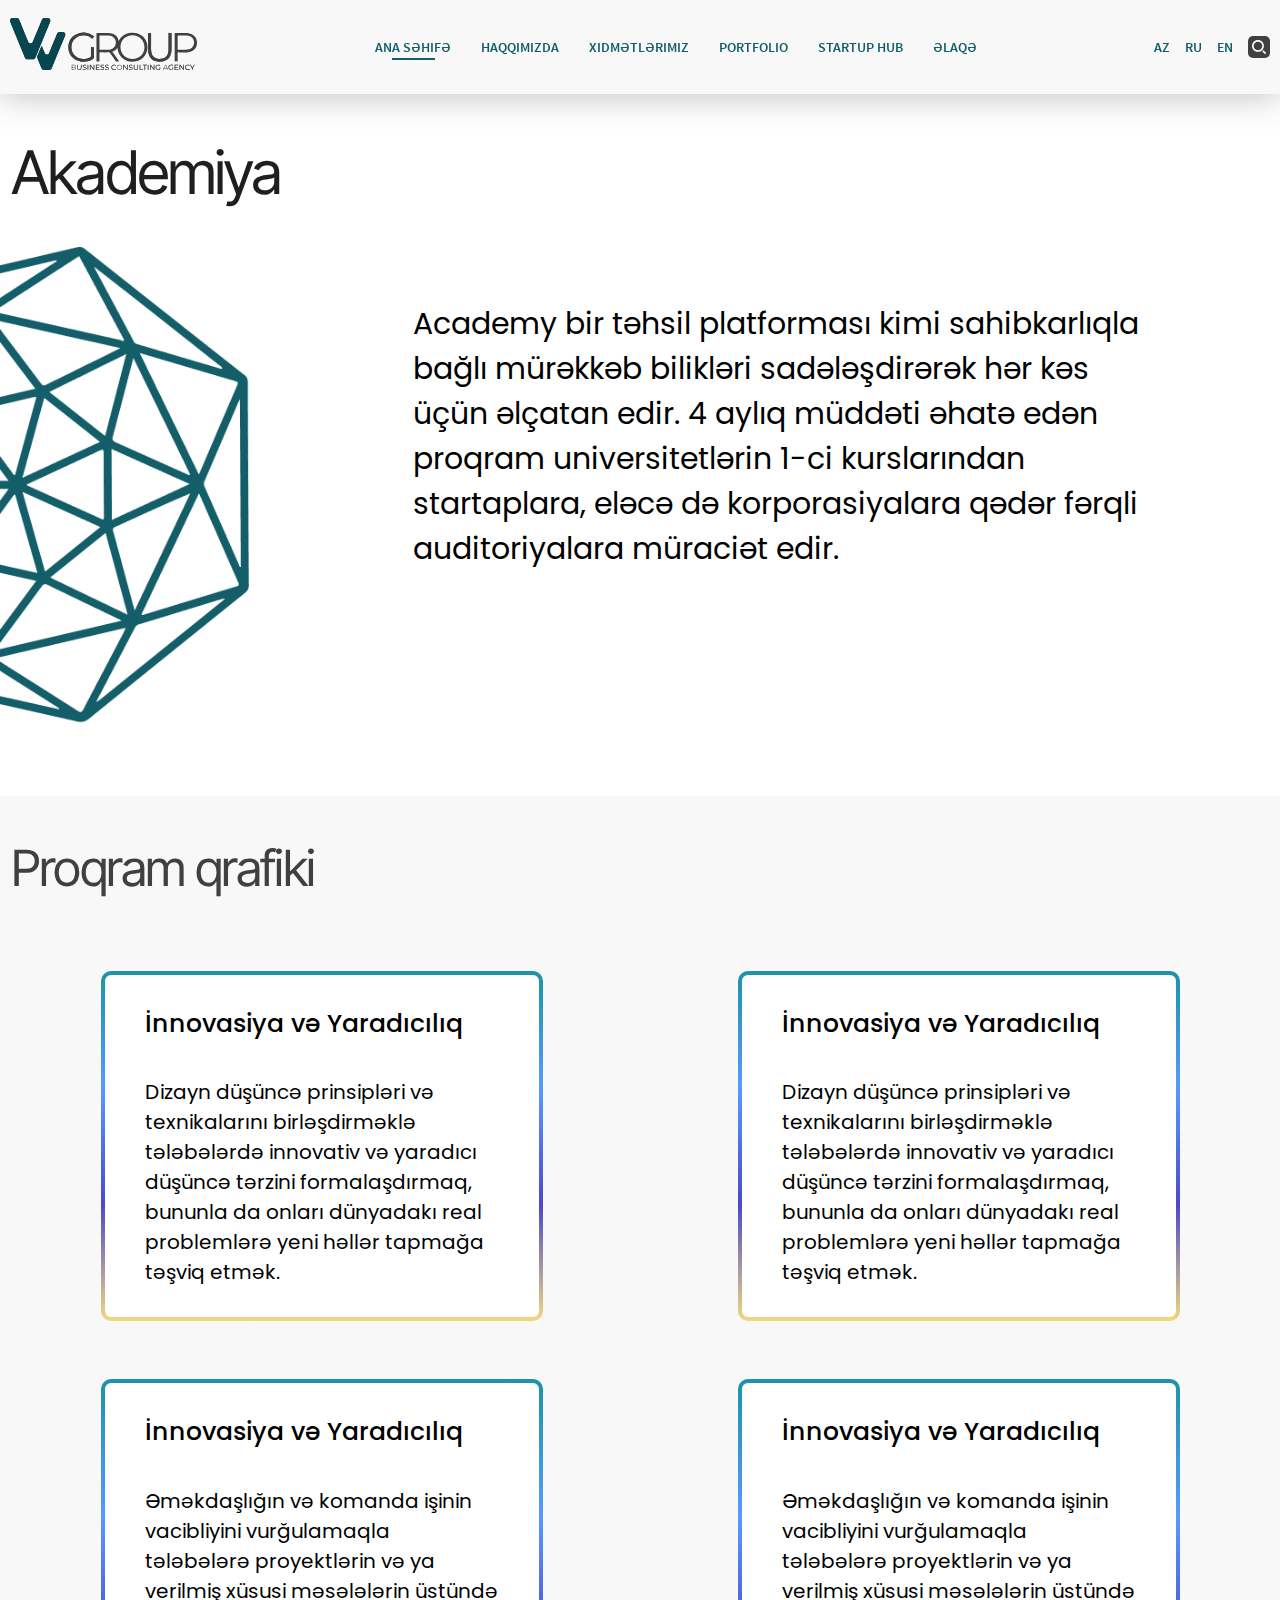
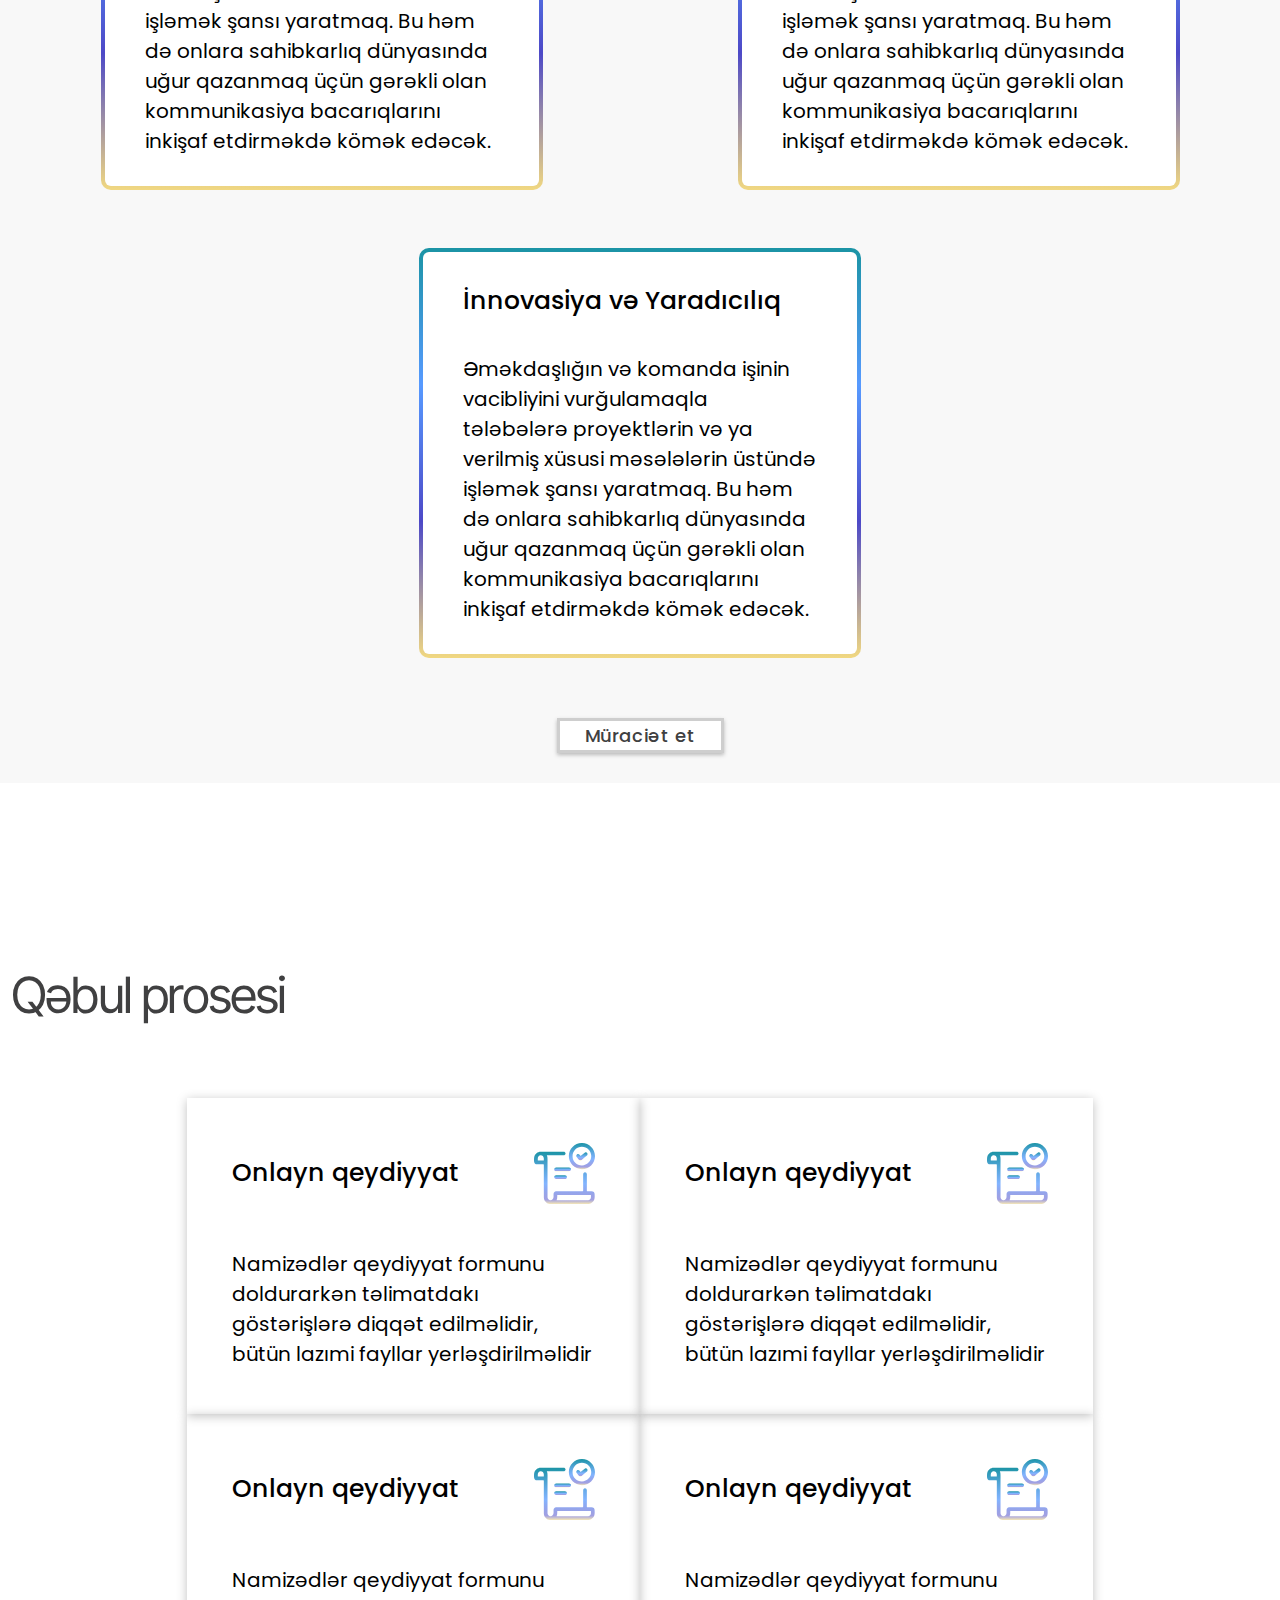
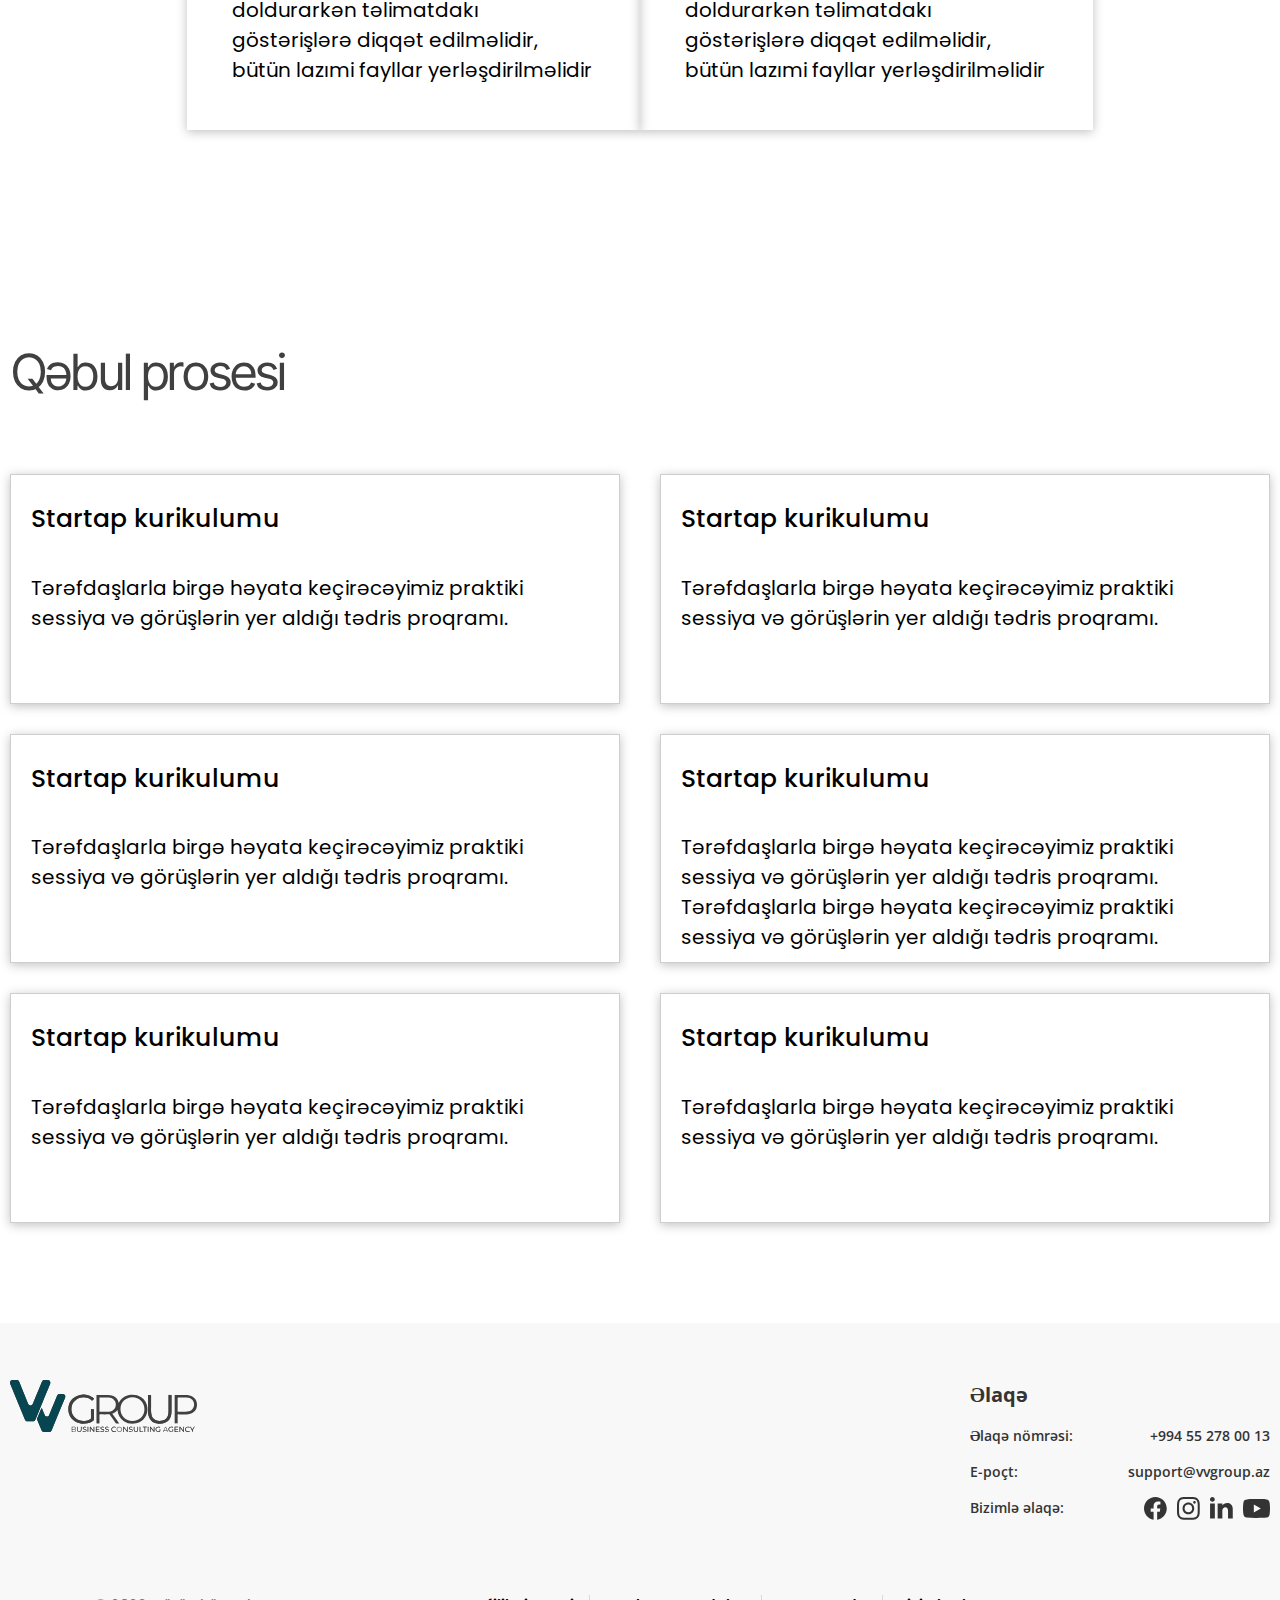
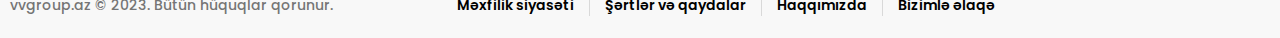
<file: akse.html>
<!DOCTYPE html>
<html lang="en">

<head>
    <meta charset="UTF-8">
    <meta name="viewport" content="width=device-width, initial-scale=1.0">
    <link rel="stylesheet" href="./css/style.css">
    <link rel="stylesheet" href="./css/nice-select.css">
    <link rel="stylesheet" href="./css/pretty-checkbox.min.css">
    <link rel="stylesheet" href="./css/responcive.css">
    <title>Vvgroup</title>
</head>

<body>
    <header>
        <div class="container">
            <div class="logo">
                <a href="./index.html">
                    <img src="./img/vv-logo.svg" alt="">
                </a>
            </div>
            <ul class="navbar">
                <li class="nav-item">
                    <a href="#" class="active">
                        Ana səhifə
                    </a>
                </li>
                <li class="nav-item">
                    <a href="#">
                        Haqqımızda
                    </a>
                </li>
                <li class="nav-item">
                    <a href="#">
                        Xidmətlərimiz
                    </a>
                </li>
                <li class="nav-item">
                    <a href="#">
                        Portfolio
                    </a>
                </li>
                <li class="nav-item">
                    <a href="#">
                        sTARTuP HUB
                    </a>
                </li>
                <li class="nav-item">
                    <a href="#">
                        Əlaqə
                    </a>
                </li>
            </ul>
            <div class="head-right">
                <ul class="lang">
                    <li class="lang-item">
                        <a href="#">az</a>
                    </li>
                    <li class="lang-item">
                        <a href="#">ru</a>
                    </li>
                    <li class="lang-item">
                        <a href="#">en</a>
                    </li>
                </ul>
                <div class="search">
                    <form action="#">
                        <img src="./img/search-icon.svg" alt="">
                        <input type="text">
                    </form>
                </div>
                <div class="search-close"></div>
            </div>
        </div>
    </header>

    <section id="academyPaheHead">
        <div class="container">
            <h3 class="head-title page-head other-page-head">
                <!--new-->
                <a class="win-back win-back-mobile" style="display: none;" href="javascript:void(0)">
                    <svg xmlns="http://www.w3.org/2000/svg" width="45" height="33" viewBox="0 0 45 33" fill="none">
                        <path
                            d="M12.0611 14.9871L33.2838 15.0043C33.5652 15.0045 33.835 15.1101 34.0339 15.2978C34.2327 15.4855 34.3443 15.7399 34.3441 16.0051C34.3439 16.2704 34.2319 16.5246 34.0327 16.712C33.8336 16.8994 33.5636 17.0045 33.2821 17.0043L12.0595 16.9871C11.7781 16.9868 11.5083 16.8813 11.3094 16.6936C11.1106 16.5059 10.999 16.2514 10.9992 15.9862C10.9994 15.721 11.1114 15.4667 11.3106 15.2794C11.5097 15.092 11.7797 14.9868 12.0611 14.9871Z"
                            fill="#404041" />
                        <path
                            d="M12.4155 16L20.7084 24.291C20.8962 24.4787 21.0017 24.7333 21.0017 24.9989C21.0017 25.2644 20.8962 25.519 20.7084 25.7068C20.5207 25.8945 20.266 26 20.0005 26C19.735 26 19.4804 25.8945 19.2926 25.7068L10.2938 16.7079C10.2006 16.615 10.1268 16.5047 10.0764 16.3832C10.0259 16.2617 10 16.1315 10 16C10 15.8685 10.0259 15.7383 10.0764 15.6168C10.1268 15.4953 10.2006 15.385 10.2938 15.2921L19.2926 6.29323C19.4804 6.10548 19.735 6 20.0005 6C20.266 6 20.5207 6.10548 20.7084 6.29323C20.8962 6.48098 21.0017 6.73562 21.0017 7.00114C21.0017 7.26665 20.8962 7.5213 20.7084 7.70905L12.4155 16Z"
                            fill="#404041" />
                    </svg>
                </a>
                <!--new-->
                Akademiya
            </h3>
            <div class="d-flex">
                <div class="col-4">
                    <img class="abs-page-img" src="./img/academy-page.png" alt="">
                </div>
                <div class="col-7">
                    <p class="page-text">
                        Academy bir təhsil platforması kimi sahibkarlıqla bağlı mürəkkəb bilikləri sadələşdirərək hər
                        kəs üçün əlçatan edir. 4 aylıq müddəti əhatə edən proqram universitetlərin 1-ci kurslarından
                        startaplara, eləcə də korporasiyalara qədər fərqli auditoriyalara müraciət edir.
                    </p>
                </div>
            </div>
        </div>
    </section>
    <section id="academyPagePrograms">
        <div class="container">
            <h3 class="programs-head">
                Proqram qrafiki
            </h3>
            <div class="program-cards d-flex">
                <div class="program-card">
                    <h4 class="program-head">
                        İnnovasiya və Yaradıcılıq
                    </h4>
                    <p class="program-text">
                        Dizayn düşüncə prinsipləri və texnikalarını birləşdirməklə tələbələrdə innovativ və yaradıcı
                        düşüncə tərzini formalaşdırmaq, bununla da onları dünyadakı real problemlərə yeni həllər tapmağa
                        təşviq etmək.
                    </p>
                </div>
                <div class="program-card">
                    <h4 class="program-head">
                        İnnovasiya və Yaradıcılıq
                    </h4>
                    <p class="program-text">
                        Dizayn düşüncə prinsipləri və texnikalarını birləşdirməklə tələbələrdə innovativ və yaradıcı
                        düşüncə tərzini formalaşdırmaq, bununla da onları dünyadakı real problemlərə yeni həllər tapmağa
                        təşviq etmək.
                    </p>
                </div>
                <div class="program-card">
                    <h4 class="program-head">
                        İnnovasiya və Yaradıcılıq
                    </h4>
                    <p class="program-text">
                        Əməkdaşlığın və komanda işinin vacibliyini vurğulamaqla tələbələrə proyektlərin və ya verilmiş
                        xüsusi məsələlərin üstündə işləmək şansı yaratmaq. Bu həm də onlara sahibkarlıq dünyasında uğur
                        qazanmaq üçün gərəkli olan kommunikasiya bacarıqlarını inkişaf etdirməkdə kömək edəcək.
                    </p>
                </div>
                <div class="program-card">
                    <h4 class="program-head">
                        İnnovasiya və Yaradıcılıq
                    </h4>
                    <p class="program-text">
                        Əməkdaşlığın və komanda işinin vacibliyini vurğulamaqla tələbələrə proyektlərin və ya verilmiş
                        xüsusi məsələlərin üstündə işləmək şansı yaratmaq. Bu həm də onlara sahibkarlıq dünyasında uğur
                        qazanmaq üçün gərəkli olan kommunikasiya bacarıqlarını inkişaf etdirməkdə kömək edəcək.
                    </p>
                </div>
                <div class="program-card">
                    <h4 class="program-head">
                        İnnovasiya və Yaradıcılıq
                    </h4>
                    <p class="program-text">
                        Əməkdaşlığın və komanda işinin vacibliyini vurğulamaqla tələbələrə proyektlərin və ya verilmiş
                        xüsusi məsələlərin üstündə işləmək şansı yaratmaq. Bu həm də onlara sahibkarlıq dünyasında uğur
                        qazanmaq üçün gərəkli olan kommunikasiya bacarıqlarını inkişaf etdirməkdə kömək edəcək.
                    </p>
                </div>
            </div>
            <div class="centered-btn">
                <a href="#" class="form_send single-form-link">
                    Müraciət et
                </a>
            </div>
        </div>
    </section>
    <section id="acceptance">
        <div class="container">
            <h3 class="programs-head">
                Qəbul prosesi
            </h3>
            <div class="acce-cards d-flex">
                <div class="acce-card">
                    <h3 class="acce-head">
                        Onlayn qeydiyyat
                        <img src="./img/acce.svg" alt="">
                    </h3>
                    <p class="acce-text">
                        Namizədlər qeydiyyat formunu doldurarkən təlimatdakı göstərişlərə diqqət edilməlidir, bütün
                        lazımi fayllar yerləşdirilməlidir
                    </p>
                </div>
                <div class="acce-card">
                    <h3 class="acce-head">
                        Onlayn qeydiyyat
                        <img src="./img/acce.svg" alt="">
                    </h3>
                    <p class="acce-text">
                        Namizədlər qeydiyyat formunu doldurarkən təlimatdakı göstərişlərə diqqət edilməlidir, bütün
                        lazımi fayllar yerləşdirilməlidir
                    </p>
                </div>
                <div class="acce-card">
                    <h3 class="acce-head">
                        Onlayn qeydiyyat
                        <img src="./img/acce.svg" alt="">
                    </h3>
                    <p class="acce-text">
                        Namizədlər qeydiyyat formunu doldurarkən təlimatdakı göstərişlərə diqqət edilməlidir, bütün
                        lazımi fayllar yerləşdirilməlidir
                    </p>
                </div>
                <div class="acce-card">
                    <h3 class="acce-head">
                        Onlayn qeydiyyat
                        <img src="./img/acce.svg" alt="">
                    </h3>
                    <p class="acce-text">
                        Namizədlər qeydiyyat formunu doldurarkən təlimatdakı göstərişlərə diqqət edilməlidir, bütün
                        lazımi fayllar yerləşdirilməlidir
                    </p>
                </div>
            </div>
        </div>
    </section>
    <section id="support">
        <div class="container">
            <h3 class="programs-head">
                Qəbul prosesi
            </h3>
            <div class="support-cards d-flex">
                <div class="support-card">
                    <h3 class="support-head">
                        Startap kurikulumu
                    </h3>
                    <p class="support-text">
                        Tərəfdaşlarla birgə həyata keçirəcəyimiz praktiki sessiya və görüşlərin yer aldığı tədris
                        proqramı.
                    </p>
                </div>
                <div class="support-card">
                    <h3 class="support-head">
                        Startap kurikulumu
                    </h3>
                    <p class="support-text">
                        Tərəfdaşlarla birgə həyata keçirəcəyimiz praktiki sessiya və görüşlərin yer aldığı tədris
                        proqramı.
                    </p>
                </div>
                <div class="support-card">
                    <h3 class="support-head">
                        Startap kurikulumu
                    </h3>
                    <p class="support-text">
                        Tərəfdaşlarla birgə həyata keçirəcəyimiz praktiki sessiya və görüşlərin yer aldığı tədris
                        proqramı.
                    </p>
                </div>
                <div class="support-card">
                    <h3 class="support-head">
                        Startap kurikulumu
                    </h3>
                    <p class="support-text">
                        Tərəfdaşlarla birgə həyata keçirəcəyimiz praktiki sessiya və görüşlərin yer aldığı tədris
                        proqramı.
                        Tərəfdaşlarla birgə həyata keçirəcəyimiz praktiki sessiya və görüşlərin yer aldığı tədris
                        proqramı.
                    </p>
                </div>
                <div class="support-card">
                    <h3 class="support-head">
                        Startap kurikulumu
                    </h3>
                    <p class="support-text">
                        Tərəfdaşlarla birgə həyata keçirəcəyimiz praktiki sessiya və görüşlərin yer aldığı tədris
                        proqramı.
                    </p>
                </div>
                <div class="support-card">
                    <h3 class="support-head">
                        Startap kurikulumu
                    </h3>
                    <p class="support-text">
                        Tərəfdaşlarla birgə həyata keçirəcəyimiz praktiki sessiya və görüşlərin yer aldığı tədris
                        proqramı.
                    </p>
                </div>
            </div>
        </div>
    </section>

    <footer>
        <div class="container">
            <div class="footer-top">
                <div class="foot-logo">
                    <a href="./index.html">
                        <img src="./img/vv-logo.svg" alt="">
                    </a>
                </div>
                <div class="foot-contact">
                    <h4 class="ftc_head">
                        Əlaqə
                    </h4>
                    <div class="ftc-line">
                        <p>
                            Əlaqə nömrəsi:
                        </p>
                        <a href="tel:+994552780013">+994 55 278 00 13</a>
                    </div>
                    <div class="ftc-line">
                        <p>
                            E-poçt:
                        </p>
                        <a href="mailTo:support@vvgroup.az">support@vvgroup.az</a>
                    </div>
                    <div class="ftc-line">
                        <p>
                            Bizimlə əlaqə:
                        </p>
                        <div class="foot-socials">
                            <a href="#"><img src="./img/face-icon.svg" alt=""></a>
                            <a href="#"><img src="./img/insta-icon.svg" alt=""></a>
                            <a href="#"><img src="./img/linkedin-icon.svg" alt=""></a>
                            <a href="#"><img src="./img/youtube-icon.svg" alt=""></a>
                        </div>
                    </div>
                </div>
            </div>
            <div class="footer-bottom">
                <p class="copyright">
                    vvgroup.az © 2023. Bütün hüquqlar qorunur.
                </p>
                <ul class="footer-list">
                    <li class="foot-item">
                        <a href="#">
                            Məxfilik siyasəti
                        </a>
                    </li>
                    <li class="foot-item">
                        <a href="#">
                            Şərtlər və qaydalar
                        </a>
                    </li>
                    <li class="foot-item">
                        <a href="#">
                            Haqqımızda
                        </a>
                    </li>
                    <li class="foot-item">
                        <a href="#">
                            Bizimlə əlaqə
                        </a>
                    </li>
                </ul>
            </div>
        </div>
    </footer>


    <script src="./js/jquery.min.js"></script>
    <script src="./js/jquery.nice-select.min.js"></script>
    <script src="./js/main.js"></script>
</body>

</html>
</file>
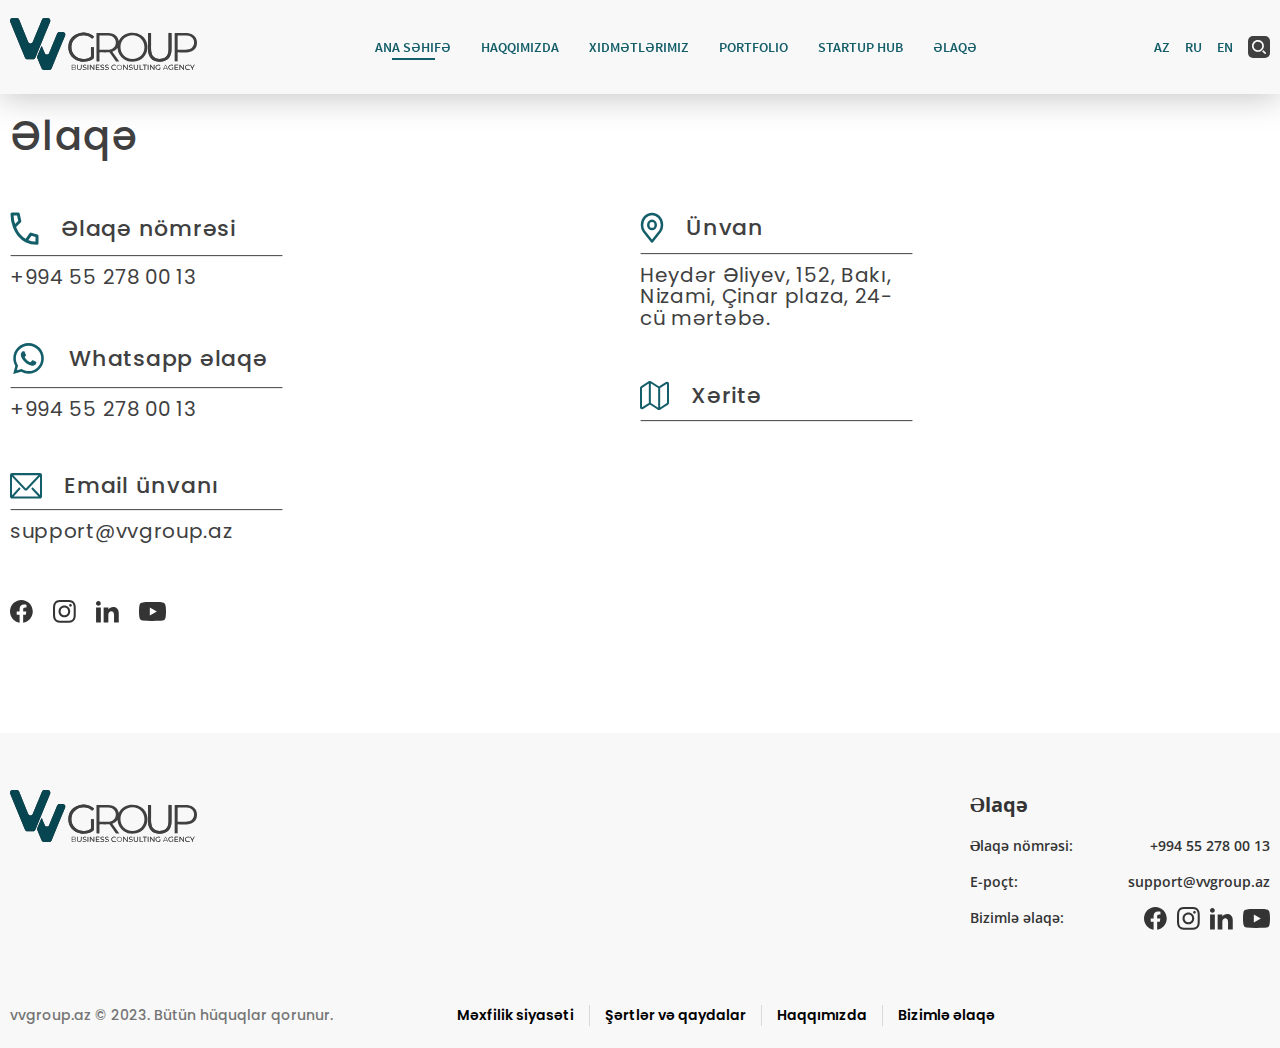
<file: contact.html>
<!DOCTYPE html>
<html lang="en">

<head>
    <meta charset="UTF-8">
    <meta name="viewport" content="width=device-width, initial-scale=1.0">
    <link rel="stylesheet" href="./css/style.css">
    <link rel="stylesheet" href="./css/nice-select.css">
    <link rel="stylesheet" href="./css/pretty-checkbox.min.css">
    <link rel="stylesheet" href="./css/responcive.css">
    <title>Vvgroup</title>
</head>

<body>
    <header>
        <div class="container">
            <div class="logo">
                <a href="./index.html">
                    <img src="./img/vv-logo.svg" alt="">
                </a>
            </div>
            <ul class="navbar">
                <li class="nav-item">
                    <a href="#" class="active">
                        Ana səhifə
                    </a>
                </li>
                <li class="nav-item">
                    <a href="#">
                        Haqqımızda
                    </a>
                </li>
                <li class="nav-item">
                    <a href="#">
                        Xidmətlərimiz
                    </a>
                </li>
                <li class="nav-item">
                    <a href="#">
                        Portfolio
                    </a>
                </li>
                <li class="nav-item">
                    <a href="#">
                        sTARTuP HUB
                    </a>
                </li>
                <li class="nav-item">
                    <a href="#">
                        Əlaqə
                    </a>
                </li>
            </ul>
            <div class="head-right">
                <ul class="lang">
                    <li class="lang-item">
                        <a href="#">az</a>
                    </li>
                    <li class="lang-item">
                        <a href="#">ru</a>
                    </li>
                    <li class="lang-item">
                        <a href="#">en</a>
                    </li>
                </ul>
                <div class="search">
                    <form action="#">
                        <img src="./img/search-icon.svg" alt="">
                        <input type="text">
                    </form>
                </div>
                <div class="search-close"></div>
            </div>
        </div>
    </header>
    <section id="contact">
        <div class="container">
            <h3 class="head-title page-head">
                <!--new-->
                <a class="win-back win-back-mobile" style="display: none;" href="javascript:void(0)">
                    <svg xmlns="http://www.w3.org/2000/svg" width="45" height="33" viewBox="0 0 45 33" fill="none">
                        <path
                            d="M12.0611 14.9871L33.2838 15.0043C33.5652 15.0045 33.835 15.1101 34.0339 15.2978C34.2327 15.4855 34.3443 15.7399 34.3441 16.0051C34.3439 16.2704 34.2319 16.5246 34.0327 16.712C33.8336 16.8994 33.5636 17.0045 33.2821 17.0043L12.0595 16.9871C11.7781 16.9868 11.5083 16.8813 11.3094 16.6936C11.1106 16.5059 10.999 16.2514 10.9992 15.9862C10.9994 15.721 11.1114 15.4667 11.3106 15.2794C11.5097 15.092 11.7797 14.9868 12.0611 14.9871Z"
                            fill="#404041" />
                        <path
                            d="M12.4155 16L20.7084 24.291C20.8962 24.4787 21.0017 24.7333 21.0017 24.9989C21.0017 25.2644 20.8962 25.519 20.7084 25.7068C20.5207 25.8945 20.266 26 20.0005 26C19.735 26 19.4804 25.8945 19.2926 25.7068L10.2938 16.7079C10.2006 16.615 10.1268 16.5047 10.0764 16.3832C10.0259 16.2617 10 16.1315 10 16C10 15.8685 10.0259 15.7383 10.0764 15.6168C10.1268 15.4953 10.2006 15.385 10.2938 15.2921L19.2926 6.29323C19.4804 6.10548 19.735 6 20.0005 6C20.266 6 20.5207 6.10548 20.7084 6.29323C20.8962 6.48098 21.0017 6.73562 21.0017 7.00114C21.0017 7.26665 20.8962 7.5213 20.7084 7.70905L12.4155 16Z"
                            fill="#404041" />
                    </svg>
                </a>
                <!--new-->
                Əlaqə
            </h3>
            <div class="d-flex">
                <div class="col-6">
                    <div class="contact-block">
                        <p class="contact-text">
                            <img src="./img/phone-icon.svg" alt="">
                            Əlaqə nömrəsi
                        </p>
                        <img class="contact-line" src="./img/contact-line.png" alt="">
                        <a class="phone-number" href="tel:+994552780013">+994 55 278 00 13</a>
                    </div>
                    <div class="contact-block">
                        <p class="contact-text">
                            <img src="./img/wp-icon.svg" alt="">
                            Whatsapp əlaqə
                        </p>
                        <img class="contact-line" src="./img/contact-line.png" alt="">
                        <a class="phone-number" target="_blank" href="https://wa.me/552780013">+994 55 278 00 13</a>
                    </div>
                    <div class="contact-block">
                        <p class="contact-text">
                            <img src="./img/mail-icon.svg" alt="">
                            Email ünvanı
                        </p>
                        <img class="contact-line" src="./img/contact-line.png" alt="">
                        <a class="phone-number" href="mailTo:support@vvgroup.az">support@vvgroup.az</a>
                    </div>
                    <!--new class-->
                    <div class="social-icons web-icons">
                    <!--new class-->
                        <a href="#" target="_blank">
                            <img src="./img/face-icon.svg" alt="">
                        </a>
                        <a href="#" target="_blank">
                            <img src="./img/insta-icon.svg" alt="">
                        </a>
                        <a href="#" target="_blank">
                            <img src="./img/linkedin-icon.svg" alt="">
                        </a>
                        <a href="#" target="_blank">
                            <img src="./img/youtube-icon.svg" alt="">
                        </a>
                    </div>
                </div>
                <div class="col-6">
                    <div class="contact-block">
                        <p class="contact-text">
                            <img src="./img/loc-icon.svg" alt="">
                            Ünvan
                        </p>
                        <img class="contact-line" src="./img/contact-line.png" alt="">
                        <p class="phone-number">Heydər Əliyev, 152, Bakı, Nizami, Çinar plaza, 24-cü mərtəbə.</p>
                    </div>
                    <div class="contact-block">
                        <p class="contact-text">
                            <img src="./img/map-icon.svg" alt="">
                            Xəritə
                        </p>
                        <img class="contact-line" src="./img/contact-line.png" alt="">
                        <iframe src="https://www.google.com/maps/embed?pb=!1m18!1m12!1m3!1d12154.16719110723!2d49.88379742279869!3d40.39684678475752!2m3!1f0!2f0!3f0!3m2!1i1024!2i768!4f13.1!3m3!1m2!1s0x40307d32a91a0d01%3A0xd8f6c78cf3aa2894!2zS2VzaGxhLCBCYWvDvA!5e0!3m2!1str!2saz!4v1696864501580!5m2!1str!2saz" width="500" height="188" style="border:0;" allowfullscreen="" loading="lazy" referrerpolicy="no-referrer-when-downgrade"></iframe>
                    </div>
                    <!--new-->
                    <div class="social-icons mobile-icons" style="display: none;">
                        <a href="#" target="_blank">
                            <img src="./img/face-icon.svg" alt="">
                        </a>
                        <a href="#" target="_blank">
                            <img src="./img/insta-icon.svg" alt="">
                        </a>
                        <a href="#" target="_blank">
                            <img src="./img/linkedin-icon.svg" alt="">
                        </a>
                        <a href="#" target="_blank">
                            <img src="./img/youtube-icon.svg" alt="">
                        </a>
                    </div>
                    <!--new-->
                </div>
            </div>
        </div>
    </section>

    <footer>
        <div class="container">
            <div class="footer-top">
                <div class="foot-logo">
                    <a href="./index.html">
                        <img src="./img/vv-logo.svg" alt="">
                    </a>
                </div>
                <div class="foot-contact">
                    <h4 class="ftc_head">
                        Əlaqə
                    </h4>
                    <div class="ftc-line">
                        <p>
                            Əlaqə nömrəsi:
                        </p>
                        <a href="tel:+994552780013">+994 55 278 00 13</a>
                    </div>
                    <div class="ftc-line">
                        <p>
                            E-poçt:
                        </p>
                        <a href="mailTo:support@vvgroup.az">support@vvgroup.az</a>
                    </div>
                    <div class="ftc-line">
                        <p>
                            Bizimlə əlaqə:
                        </p>
                        <div class="foot-socials">
                            <a href="#"><img src="./img/face-icon.svg" alt=""></a>
                            <a href="#"><img src="./img/insta-icon.svg" alt=""></a>
                            <a href="#"><img src="./img/linkedin-icon.svg" alt=""></a>
                            <a href="#"><img src="./img/youtube-icon.svg" alt=""></a>
                        </div>
                    </div>
                </div>
            </div>
            <div class="footer-bottom">
                <p class="copyright">
                    vvgroup.az © 2023. Bütün hüquqlar qorunur.
                </p>
                <ul class="footer-list">
                    <li class="foot-item">
                        <a href="#">
                            Məxfilik siyasəti
                        </a>
                    </li>
                    <li class="foot-item">
                        <a href="#">
                            Şərtlər və qaydalar
                        </a>
                    </li>
                    <li class="foot-item">
                        <a href="#">
                            Haqqımızda
                        </a>
                    </li>
                    <li class="foot-item">
                        <a href="#">
                            Bizimlə əlaqə
                        </a>
                    </li>
                </ul>
            </div>
        </div>
    </footer>


    <script src="./js/jquery.min.js"></script>
    <script src="./js/jquery.nice-select.min.js"></script>
    <script src="./js/main.js"></script>
</body>

</html>
</file>
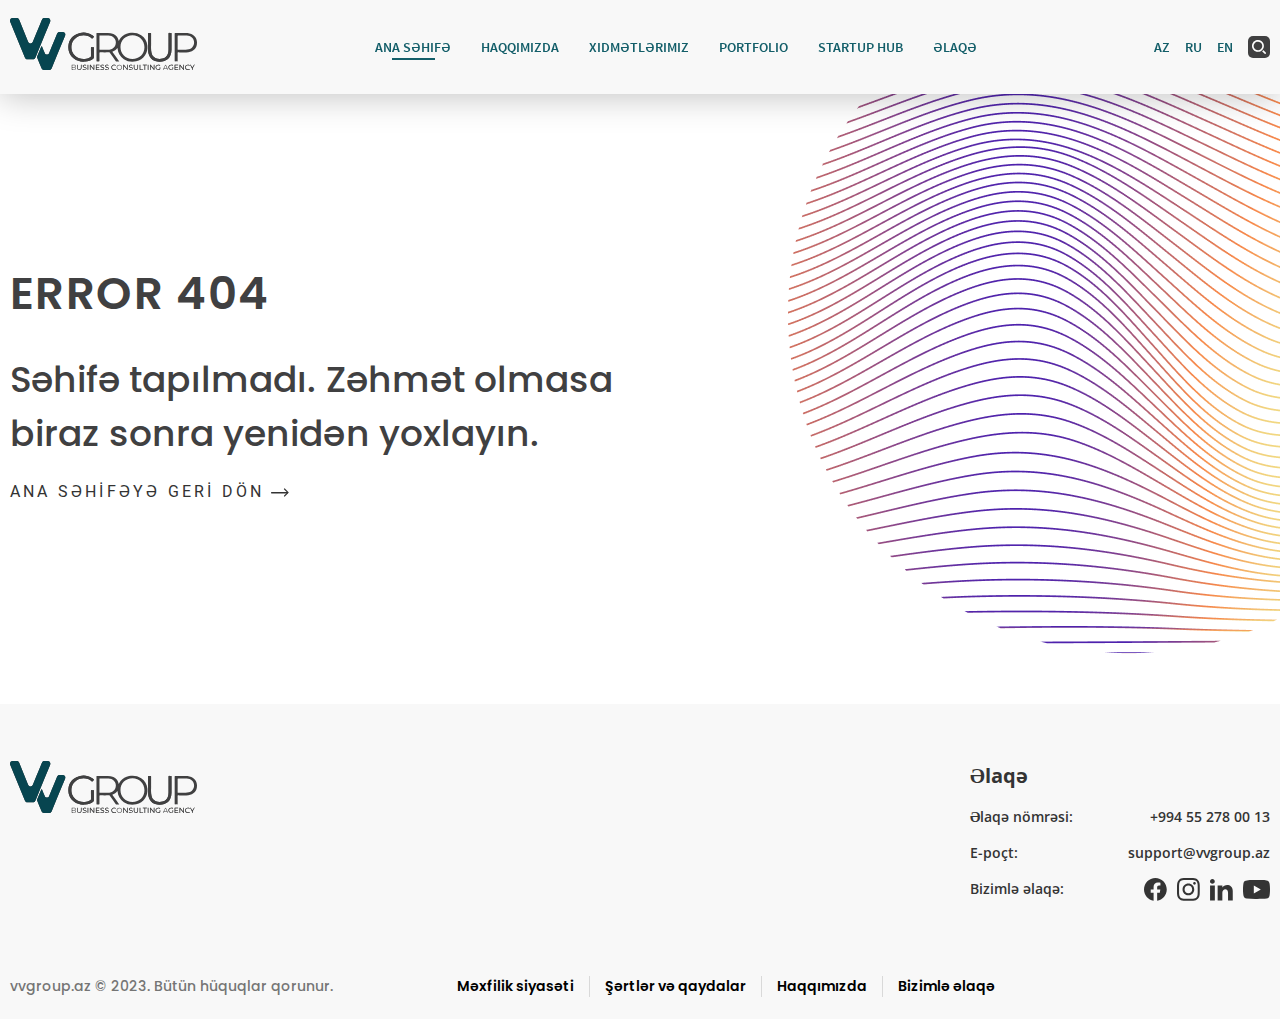
<file: error-page.html>
<!DOCTYPE html>
<html lang="en">

<head>
    <meta charset="UTF-8">
    <meta name="viewport" content="width=device-width, initial-scale=1.0">
    <link rel="stylesheet" href="./css/style.css">
    <link rel="stylesheet" href="./css/nice-select.css">
    <link rel="stylesheet" href="./css/pretty-checkbox.min.css">
    <link rel="stylesheet" href="./css/responcive.css">
    <title>Vvgroup</title>
</head>

<body>
    <header>
        <div class="container">
            <div class="logo">
                <a href="./index.html">
                    <img src="./img/vv-logo.svg" alt="">
                </a>
            </div>
            <ul class="navbar">
                <li class="nav-item">
                    <a href="#" class="active">
                        Ana səhifə
                    </a>
                </li>
                <li class="nav-item">
                    <a href="#">
                        Haqqımızda
                    </a>
                </li>
                <li class="nav-item">
                    <a href="#">
                        Xidmətlərimiz
                    </a>
                </li>
                <li class="nav-item">
                    <a href="#">
                        Portfolio
                    </a>
                </li>
                <li class="nav-item">
                    <a href="#">
                        sTARTuP HUB
                    </a>
                </li>
                <li class="nav-item">
                    <a href="#">
                        Əlaqə
                    </a>
                </li>
            </ul>
            <div class="head-right">
                <ul class="lang">
                    <li class="lang-item">
                        <a href="#">az</a>
                    </li>
                    <li class="lang-item">
                        <a href="#">ru</a>
                    </li>
                    <li class="lang-item">
                        <a href="#">en</a>
                    </li>
                </ul>
                <div class="search">
                    <form action="#">
                        <img src="./img/search-icon.svg" alt="">
                        <input type="text">
                    </form>
                </div>
                <div class="search-close"></div>
            </div>
        </div>
    </header>

    <section id="services" class="inquiry-form error-page">
        <div class="container">
            <a class="win-back win-none" href="javascript:void(0)">
                <svg xmlns="http://www.w3.org/2000/svg" width="45" height="33" viewBox="0 0 45 33" fill="none">
                    <path
                        d="M12.0611 14.9871L33.2838 15.0043C33.5652 15.0045 33.835 15.1101 34.0339 15.2978C34.2327 15.4855 34.3443 15.7399 34.3441 16.0051C34.3439 16.2704 34.2319 16.5246 34.0327 16.712C33.8336 16.8994 33.5636 17.0045 33.2821 17.0043L12.0595 16.9871C11.7781 16.9868 11.5083 16.8813 11.3094 16.6936C11.1106 16.5059 10.999 16.2514 10.9992 15.9862C10.9994 15.721 11.1114 15.4667 11.3106 15.2794C11.5097 15.092 11.7797 14.9868 12.0611 14.9871Z"
                        fill="#404041" />
                    <path
                        d="M12.4155 16L20.7084 24.291C20.8962 24.4787 21.0017 24.7333 21.0017 24.9989C21.0017 25.2644 20.8962 25.519 20.7084 25.7068C20.5207 25.8945 20.266 26 20.0005 26C19.735 26 19.4804 25.8945 19.2926 25.7068L10.2938 16.7079C10.2006 16.615 10.1268 16.5047 10.0764 16.3832C10.0259 16.2617 10 16.1315 10 16C10 15.8685 10.0259 15.7383 10.0764 15.6168C10.1268 15.4953 10.2006 15.385 10.2938 15.2921L19.2926 6.29323C19.4804 6.10548 19.735 6 20.0005 6C20.266 6 20.5207 6.10548 20.7084 6.29323C20.8962 6.48098 21.0017 6.73562 21.0017 7.00114C21.0017 7.26665 20.8962 7.5213 20.7084 7.70905L12.4155 16Z"
                        fill="#404041" />
                </svg>
            </a>
            <div class="col-6 error-text">
                <h3 class="form_head">
                    ERROR 404
                </h3>
                <p class="form_text">
                    Səhifə tapılmadı. Zəhmət olmasa biraz sonra yenidən yoxlayın.
                </p>
                <a href="./index.html" class="back-btn">
                    aNA SƏHİFƏYƏ GERİ DÖN <img src="./img/right-icon.svg" alt="">
                </a>
            </div>
            <div class="col-6">
                <img class="home-form-img" src="./img/inquiry.png" alt="">
            </div>
        </div>
    </section>
    <footer>
        <div class="container">
            <div class="footer-top">
                <div class="foot-logo">
                    <a href="./index.html">
                        <img src="./img/vv-logo.svg" alt="">
                    </a>
                </div>
                <div class="foot-contact">
                    <h4 class="ftc_head">
                        Əlaqə
                    </h4>
                    <div class="ftc-line">
                        <p>
                            Əlaqə nömrəsi:
                        </p>
                        <a href="tel:+994552780013">+994 55 278 00 13</a>
                    </div>
                    <div class="ftc-line">
                        <p>
                            E-poçt:
                        </p>
                        <a href="mailTo:support@vvgroup.az">support@vvgroup.az</a>
                    </div>
                    <div class="ftc-line">
                        <p>
                            Bizimlə əlaqə:
                        </p>
                        <div class="foot-socials">
                            <a href="#"><img src="./img/face-icon.svg" alt=""></a>
                            <a href="#"><img src="./img/insta-icon.svg" alt=""></a>
                            <a href="#"><img src="./img/linkedin-icon.svg" alt=""></a>
                            <a href="#"><img src="./img/youtube-icon.svg" alt=""></a>
                        </div>
                    </div>
                </div>
            </div>
            <div class="footer-bottom">
                <p class="copyright">
                    vvgroup.az © 2023. Bütün hüquqlar qorunur.
                </p>
                <ul class="footer-list">
                    <li class="foot-item">
                        <a href="#">
                            Məxfilik siyasəti
                        </a>
                    </li>
                    <li class="foot-item">
                        <a href="#">
                            Şərtlər və qaydalar
                        </a>
                    </li>
                    <li class="foot-item">
                        <a href="#">
                            Haqqımızda
                        </a>
                    </li>
                    <li class="foot-item">
                        <a href="#">
                            Bizimlə əlaqə
                        </a>
                    </li>
                </ul>
            </div>
        </div>
    </footer>


    <script src="./js/jquery.min.js"></script>
    <script src="./js/jquery.nice-select.min.js"></script>
    <script src="./js/main.js"></script>
</body>

</html>
</file>
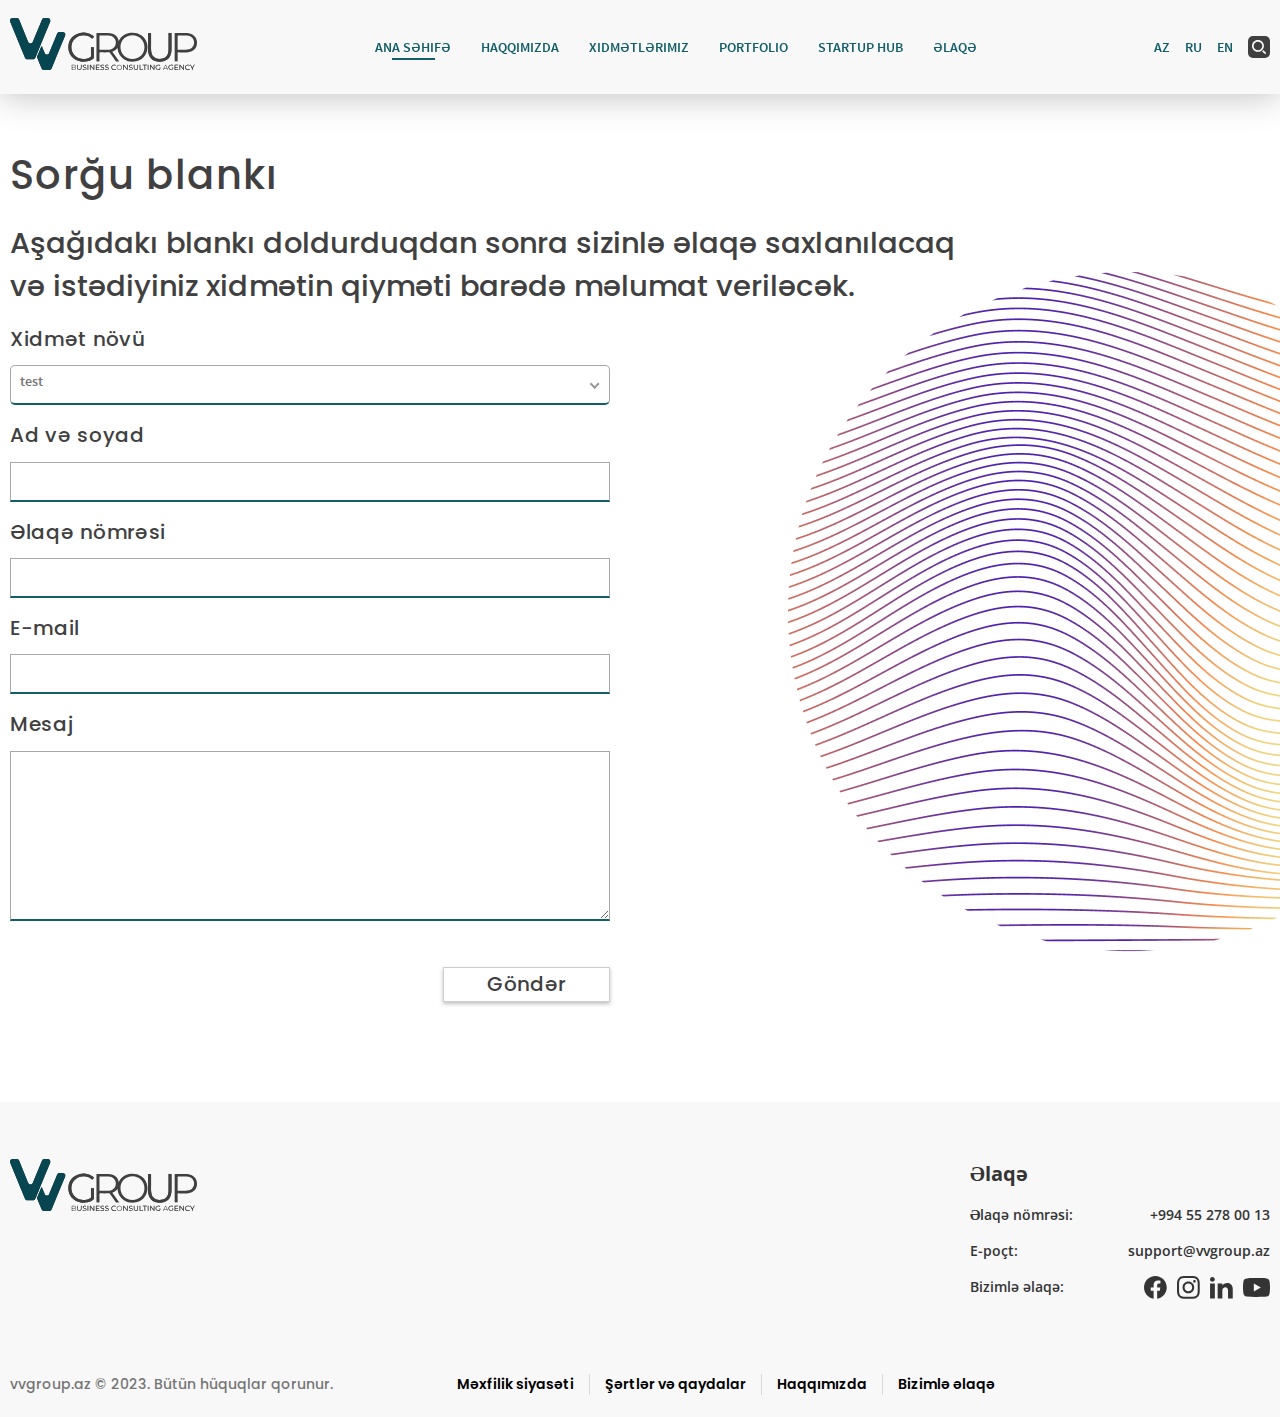
<file: inquiry-form.html>
<!DOCTYPE html>
<html lang="en">

<head>
    <meta charset="UTF-8">
    <meta name="viewport" content="width=device-width, initial-scale=1.0">
    <link rel="stylesheet" href="./css/style.css">
    <link rel="stylesheet" href="./css/nice-select.css">
    <link rel="stylesheet" href="./css/pretty-checkbox.min.css">
    <link rel="stylesheet" href="./css/responcive.css">
    <link rel="stylesheet" href="./css/owl.carousel.min.css">
    <title>Vvgroup</title>
</head>

<body>
    <header>
        <div class="container">
            <div class="logo">
                <a href="./index.html">
                    <img src="./img/vv-logo.svg" alt="">
                </a>
            </div>
            <ul class="navbar">
                <li class="nav-item">
                    <a href="#" class="active">
                        Ana səhifə
                    </a>
                </li>
                <li class="nav-item">
                    <a href="#">
                        Haqqımızda
                    </a>
                </li>
                <li class="nav-item">
                    <a href="#">
                        Xidmətlərimiz
                    </a>
                </li>
                <li class="nav-item">
                    <a href="#">
                        Portfolio
                    </a>
                </li>
                <li class="nav-item">
                    <a href="#">
                        sTARTuP HUB
                    </a>
                </li>
                <li class="nav-item">
                    <a href="#">
                        Əlaqə
                    </a>
                </li>
            </ul>
            <div class="head-right">
                <ul class="lang">
                    <li class="lang-item">
                        <a href="#">az</a>
                    </li>
                    <li class="lang-item">
                        <a href="#">ru</a>
                    </li>
                    <li class="lang-item">
                        <a href="#">en</a>
                    </li>
                </ul>
                <div class="search">
                    <form action="#">
                        <img src="./img/search-icon.svg" alt="">
                        <input type="text">
                    </form>
                </div>
                <div class="search-close"></div>
            </div>
        </div>
    </header>

    <section id="services" class="inquiry-form">
        <div class="container">
            <a class="win-back" href="javascript:void(0)">
                <svg xmlns="http://www.w3.org/2000/svg" width="45" height="33" viewBox="0 0 45 33" fill="none">
                    <path
                        d="M12.0611 14.9871L33.2838 15.0043C33.5652 15.0045 33.835 15.1101 34.0339 15.2978C34.2327 15.4855 34.3443 15.7399 34.3441 16.0051C34.3439 16.2704 34.2319 16.5246 34.0327 16.712C33.8336 16.8994 33.5636 17.0045 33.2821 17.0043L12.0595 16.9871C11.7781 16.9868 11.5083 16.8813 11.3094 16.6936C11.1106 16.5059 10.999 16.2514 10.9992 15.9862C10.9994 15.721 11.1114 15.4667 11.3106 15.2794C11.5097 15.092 11.7797 14.9868 12.0611 14.9871Z"
                        fill="#404041" />
                    <path
                        d="M12.4155 16L20.7084 24.291C20.8962 24.4787 21.0017 24.7333 21.0017 24.9989C21.0017 25.2644 20.8962 25.519 20.7084 25.7068C20.5207 25.8945 20.266 26 20.0005 26C19.735 26 19.4804 25.8945 19.2926 25.7068L10.2938 16.7079C10.2006 16.615 10.1268 16.5047 10.0764 16.3832C10.0259 16.2617 10 16.1315 10 16C10 15.8685 10.0259 15.7383 10.0764 15.6168C10.1268 15.4953 10.2006 15.385 10.2938 15.2921L19.2926 6.29323C19.4804 6.10548 19.735 6 20.0005 6C20.266 6 20.5207 6.10548 20.7084 6.29323C20.8962 6.48098 21.0017 6.73562 21.0017 7.00114C21.0017 7.26665 20.8962 7.5213 20.7084 7.70905L12.4155 16Z"
                        fill="#404041" />
                </svg>
            </a>
            <h3 class="form_head">
                Sorğu blankı
            </h3>
            <p class="form_text">
                Aşağıdakı blankı doldurduqdan sonra sizinlə əlaqə saxlanılacaq və istədiyiniz xidmətin qiyməti
                barədə məlumat veriləcək.
            </p>
            <div class="col-6">
                <form class="home_form" action="javascript:void(0)">
                    <div class="form_item">
                        <label for="#">
                            Xidmət növü
                        </label>
                        <select name="" id="">
                            <option value="test">test</option>
                        </select>
                    </div>
                    <div class="form_item">
                        <label for="name">
                            Ad və soyad
                        </label>
                        <input id="name" type="text">
                    </div>
                    <div class="form_item">
                        <label for="phone">
                            Əlaqə nömrəsi
                        </label>
                        <input id="phone" type="text">
                    </div>
                    <div class="form_item">
                        <label for="email">
                            E-mail
                        </label>
                        <input id="email" type="email">
                    </div>
                    <div class="form_item">
                        <label for="message">
                            Mesaj
                        </label>
                        <textarea id="message" name="" id="" cols="30" rows="10"></textarea>
                    </div>
                    <div class="flex-end">
                        <button class="form_send">
                            Göndər
                        </button>
                    </div>
                </form>
            </div>
            <div class="col-6">
                <img class="home-form-img" src="./img/inquiry.png" alt="">
            </div>
        </div>
    </section>
    <footer>
        <div class="container">
            <div class="footer-top">
                <div class="foot-logo">
                    <a href="./index.html">
                        <img src="./img/vv-logo.svg" alt="">
                    </a>
                </div>
                <div class="foot-contact">
                    <h4 class="ftc_head">
                        Əlaqə
                    </h4>
                    <div class="ftc-line">
                        <p>
                            Əlaqə nömrəsi:
                        </p>
                        <a href="tel:+994552780013">+994 55 278 00 13</a>
                    </div>
                    <div class="ftc-line">
                        <p>
                            E-poçt:
                        </p>
                        <a href="mailTo:support@vvgroup.az">support@vvgroup.az</a>
                    </div>
                    <div class="ftc-line">
                        <p>
                            Bizimlə əlaqə:
                        </p>
                        <div class="foot-socials">
                            <a href="#"><img src="./img/face-icon.svg" alt=""></a>
                            <a href="#"><img src="./img/insta-icon.svg" alt=""></a>
                            <a href="#"><img src="./img/linkedin-icon.svg" alt=""></a>
                            <a href="#"><img src="./img/youtube-icon.svg" alt=""></a>
                        </div>
                    </div>
                </div>
            </div>
            <div class="footer-bottom">
                <p class="copyright">
                    vvgroup.az © 2023. Bütün hüquqlar qorunur.
                </p>
                <ul class="footer-list">
                    <li class="foot-item">
                        <a href="#">
                            Məxfilik siyasəti
                        </a>
                    </li>
                    <li class="foot-item">
                        <a href="#">
                            Şərtlər və qaydalar
                        </a>
                    </li>
                    <li class="foot-item">
                        <a href="#">
                            Haqqımızda
                        </a>
                    </li>
                    <li class="foot-item">
                        <a href="#">
                            Bizimlə əlaqə
                        </a>
                    </li>
                </ul>
            </div>
        </div>
    </footer>


    <script src="./js/jquery.min.js"></script>
    <script src="./js/jquery.nice-select.min.js"></script>
    <script src="./js/owl.carousel.min.js"></script>
    <script src="./js/responce.js"></script>
    <script src="./js/main.js"></script>
</body>

</html>
</file>
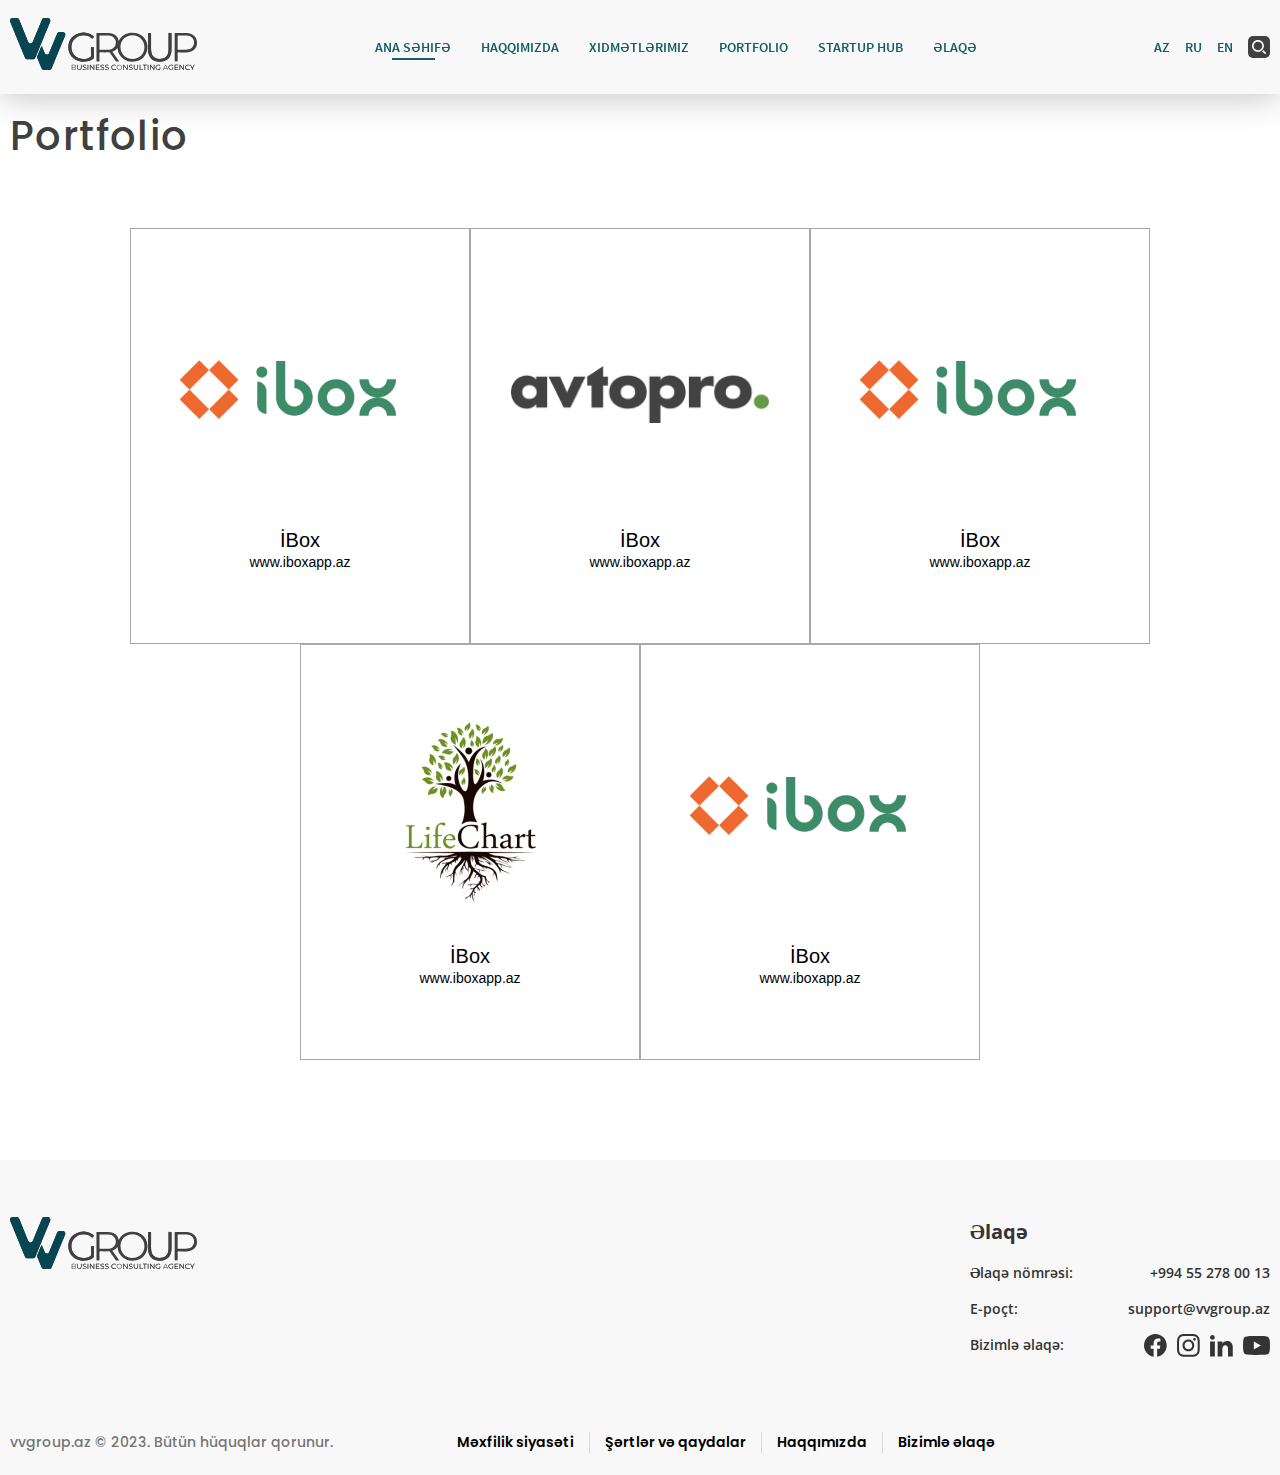
<file: portfolio.html>
<!DOCTYPE html>
<html lang="en">

<head>
    <meta charset="UTF-8">
    <meta name="viewport" content="width=device-width, initial-scale=1.0">
    <link rel="stylesheet" href="./css/style.css">
    <link rel="stylesheet" href="./css/nice-select.css">
    <link rel="stylesheet" href="./css/pretty-checkbox.min.css">
    <link rel="stylesheet" href="./css/responcive.css">
    <title>Vvgroup</title>
</head>

<body>
    <header>
        <div class="container">
            <div class="logo">
                <a href="./index.html">
                    <img src="./img/vv-logo.svg" alt="">
                </a>
            </div>
            <ul class="navbar">
                <li class="nav-item">
                    <a href="#" class="active">
                        Ana səhifə
                    </a>
                </li>
                <li class="nav-item">
                    <a href="#">
                        Haqqımızda
                    </a>
                </li>
                <li class="nav-item">
                    <a href="#">
                        Xidmətlərimiz
                    </a>
                </li>
                <li class="nav-item">
                    <a href="#">
                        Portfolio
                    </a>
                </li>
                <li class="nav-item">
                    <a href="#">
                        sTARTuP HUB
                    </a>
                </li>
                <li class="nav-item">
                    <a href="#">
                        Əlaqə
                    </a>
                </li>
            </ul>
            <div class="head-right">
                <ul class="lang">
                    <li class="lang-item">
                        <a href="#">az</a>
                    </li>
                    <li class="lang-item">
                        <a href="#">ru</a>
                    </li>
                    <li class="lang-item">
                        <a href="#">en</a>
                    </li>
                </ul>
                <div class="search">
                    <form action="#">
                        <img src="./img/search-icon.svg" alt="">
                        <input type="text">
                    </form>
                </div>
                <div class="search-close"></div>
            </div>
        </div>
    </header>

    <section id="portfolio">
        <div class="container">
            <h3 class="head-title page-head">
                <a class="win-back win-back-mobile" style="display: none;" href="javascript:void(0)">
                    <svg xmlns="http://www.w3.org/2000/svg" width="45" height="33" viewBox="0 0 45 33" fill="none">
                        <path
                            d="M12.0611 14.9871L33.2838 15.0043C33.5652 15.0045 33.835 15.1101 34.0339 15.2978C34.2327 15.4855 34.3443 15.7399 34.3441 16.0051C34.3439 16.2704 34.2319 16.5246 34.0327 16.712C33.8336 16.8994 33.5636 17.0045 33.2821 17.0043L12.0595 16.9871C11.7781 16.9868 11.5083 16.8813 11.3094 16.6936C11.1106 16.5059 10.999 16.2514 10.9992 15.9862C10.9994 15.721 11.1114 15.4667 11.3106 15.2794C11.5097 15.092 11.7797 14.9868 12.0611 14.9871Z"
                            fill="#404041" />
                        <path
                            d="M12.4155 16L20.7084 24.291C20.8962 24.4787 21.0017 24.7333 21.0017 24.9989C21.0017 25.2644 20.8962 25.519 20.7084 25.7068C20.5207 25.8945 20.266 26 20.0005 26C19.735 26 19.4804 25.8945 19.2926 25.7068L10.2938 16.7079C10.2006 16.615 10.1268 16.5047 10.0764 16.3832C10.0259 16.2617 10 16.1315 10 16C10 15.8685 10.0259 15.7383 10.0764 15.6168C10.1268 15.4953 10.2006 15.385 10.2938 15.2921L19.2926 6.29323C19.4804 6.10548 19.735 6 20.0005 6C20.266 6 20.5207 6.10548 20.7084 6.29323C20.8962 6.48098 21.0017 6.73562 21.0017 7.00114C21.0017 7.26665 20.8962 7.5213 20.7084 7.70905L12.4155 16Z"
                            fill="#404041" />
                    </svg>
                </a>
                Portfolio
            </h3>
            <div class="portfolio-cards d-flex">
                <div class="portfolio-card">
                    <img src="./img/ibox.png" alt="">
                    <h3 class="portfolio-head">
                        İBox
                    </h3>
                    <p class="portfolio-text">
                        www.iboxapp.az
                    </p>
                </div>
                <div class="portfolio-card">
                    <img src="./img/avtopro.png" alt="">
                    <h3 class="portfolio-head">
                        İBox
                    </h3>
                    <p class="portfolio-text">
                        www.iboxapp.az
                    </p>
                </div>
                <div class="portfolio-card">
                    <img src="./img/ibox.png" alt="">
                    <h3 class="portfolio-head">
                        İBox
                    </h3>
                    <p class="portfolio-text">
                        www.iboxapp.az
                    </p>
                </div>
                <div class="portfolio-card">
                    <img src="./img/life.png" alt="">
                    <h3 class="portfolio-head">
                        İBox
                    </h3>
                    <p class="portfolio-text">
                        www.iboxapp.az
                    </p>
                </div>
                <div class="portfolio-card">
                    <img src="./img/ibox.png" alt="">
                    <h3 class="portfolio-head">
                        İBox
                    </h3>
                    <p class="portfolio-text">
                        www.iboxapp.az
                    </p>
                </div>
            </div>
        </div>
    </section>

    <footer>
        <div class="container">
            <div class="footer-top">
                <div class="foot-logo">
                    <a href="./index.html">
                        <img src="./img/vv-logo.svg" alt="">
                    </a>
                </div>
                <div class="foot-contact">
                    <h4 class="ftc_head">
                        Əlaqə
                    </h4>
                    <div class="ftc-line">
                        <p>
                            Əlaqə nömrəsi:
                        </p>
                        <a href="tel:+994552780013">+994 55 278 00 13</a>
                    </div>
                    <div class="ftc-line">
                        <p>
                            E-poçt:
                        </p>
                        <a href="mailTo:support@vvgroup.az">support@vvgroup.az</a>
                    </div>
                    <div class="ftc-line">
                        <p>
                            Bizimlə əlaqə:
                        </p>
                        <div class="foot-socials">
                            <a href="#"><img src="./img/face-icon.svg" alt=""></a>
                            <a href="#"><img src="./img/insta-icon.svg" alt=""></a>
                            <a href="#"><img src="./img/linkedin-icon.svg" alt=""></a>
                            <a href="#"><img src="./img/youtube-icon.svg" alt=""></a>
                        </div>
                    </div>
                </div>
            </div>
            <div class="footer-bottom">
                <p class="copyright">
                    vvgroup.az © 2023. Bütün hüquqlar qorunur.
                </p>
                <ul class="footer-list">
                    <li class="foot-item">
                        <a href="#">
                            Məxfilik siyasəti
                        </a>
                    </li>
                    <li class="foot-item">
                        <a href="#">
                            Şərtlər və qaydalar
                        </a>
                    </li>
                    <li class="foot-item">
                        <a href="#">
                            Haqqımızda
                        </a>
                    </li>
                    <li class="foot-item">
                        <a href="#">
                            Bizimlə əlaqə
                        </a>
                    </li>
                </ul>
            </div>
        </div>
    </footer>


    <script src="./js/jquery.min.js"></script>
    <script src="./js/jquery.nice-select.min.js"></script>
    <script src="./js/main.js"></script>
</body>

</html>
</file>
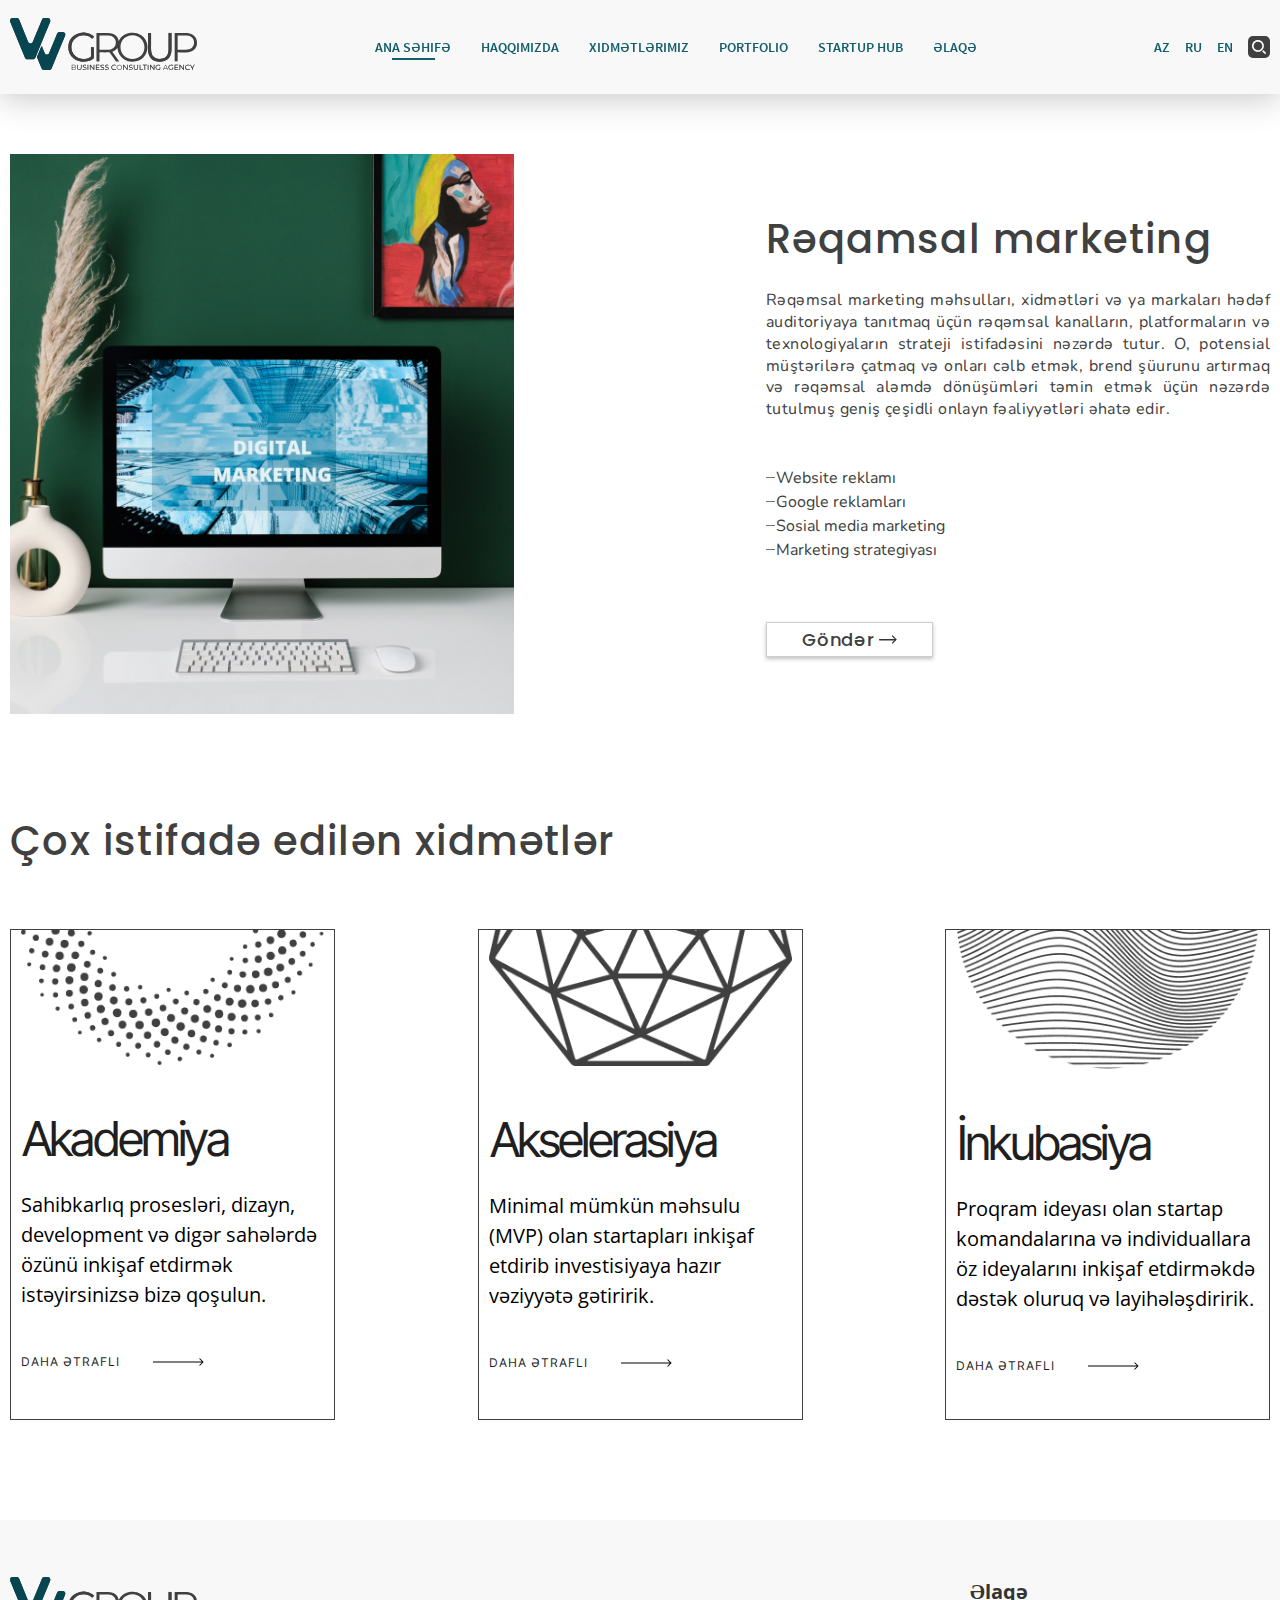
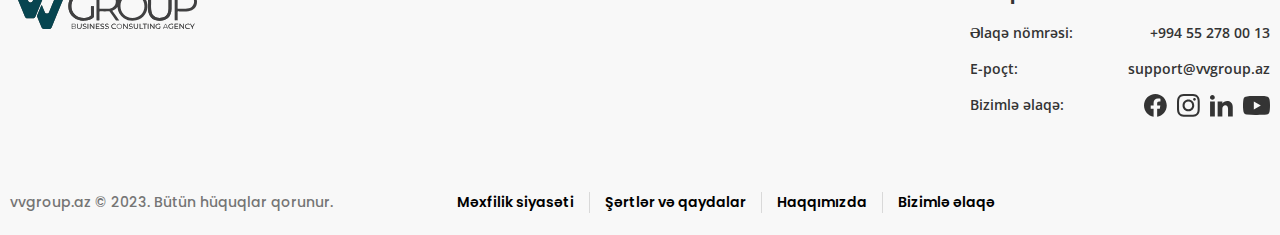
<file: services-single-opposite.html>
<!DOCTYPE html>
<html lang="en">

<head>
    <meta charset="UTF-8">
    <meta name="viewport" content="width=device-width, initial-scale=1.0">
    <link rel="stylesheet" href="./css/style.css">
    <link rel="stylesheet" href="./css/nice-select.css">
    <link rel="stylesheet" href="./css/pretty-checkbox.min.css">
    <link rel="stylesheet" href="./css/responcive.css">
    <link rel="stylesheet" href="./css/owl.carousel.min.css">
    <title>Vvgroup</title>
</head>

<body>
    <header>
        <div class="container">
            <div class="logo">
                <a href="./index.html">
                    <img src="./img/vv-logo.svg" alt="">
                </a>
            </div>
            <ul class="navbar">
                <li class="nav-item">
                    <a href="#" class="active">
                        Ana səhifə
                    </a>
                </li>
                <li class="nav-item">
                    <a href="#">
                        Haqqımızda
                    </a>
                </li>
                <li class="nav-item">
                    <a href="#">
                        Xidmətlərimiz
                    </a>
                </li>
                <li class="nav-item">
                    <a href="#">
                        Portfolio
                    </a>
                </li>
                <li class="nav-item">
                    <a href="#">
                        sTARTuP HUB
                    </a>
                </li>
                <li class="nav-item">
                    <a href="#">
                        Əlaqə
                    </a>
                </li>
            </ul>
            <div class="head-right">
                <ul class="lang">
                    <li class="lang-item">
                        <a href="#">az</a>
                    </li>
                    <li class="lang-item">
                        <a href="#">ru</a>
                    </li>
                    <li class="lang-item">
                        <a href="#">en</a>
                    </li>
                </ul>
                <div class="search">
                    <form action="#">
                        <img src="./img/search-icon.svg" alt="">
                        <input type="text">
                    </form>
                </div>
                <div class="search-close"></div>
            </div>
        </div>
    </header>

    <section id="services">
        <div class="container">
            <a class="win-back" href="javascript:void(0)">
                <svg xmlns="http://www.w3.org/2000/svg" width="45" height="33" viewBox="0 0 45 33" fill="none">
                    <path
                        d="M12.0611 14.9871L33.2838 15.0043C33.5652 15.0045 33.835 15.1101 34.0339 15.2978C34.2327 15.4855 34.3443 15.7399 34.3441 16.0051C34.3439 16.2704 34.2319 16.5246 34.0327 16.712C33.8336 16.8994 33.5636 17.0045 33.2821 17.0043L12.0595 16.9871C11.7781 16.9868 11.5083 16.8813 11.3094 16.6936C11.1106 16.5059 10.999 16.2514 10.9992 15.9862C10.9994 15.721 11.1114 15.4667 11.3106 15.2794C11.5097 15.092 11.7797 14.9868 12.0611 14.9871Z"
                        fill="#404041" />
                    <path
                        d="M12.4155 16L20.7084 24.291C20.8962 24.4787 21.0017 24.7333 21.0017 24.9989C21.0017 25.2644 20.8962 25.519 20.7084 25.7068C20.5207 25.8945 20.266 26 20.0005 26C19.735 26 19.4804 25.8945 19.2926 25.7068L10.2938 16.7079C10.2006 16.615 10.1268 16.5047 10.0764 16.3832C10.0259 16.2617 10 16.1315 10 16C10 15.8685 10.0259 15.7383 10.0764 15.6168C10.1268 15.4953 10.2006 15.385 10.2938 15.2921L19.2926 6.29323C19.4804 6.10548 19.735 6 20.0005 6C20.266 6 20.5207 6.10548 20.7084 6.29323C20.8962 6.48098 21.0017 6.73562 21.0017 7.00114C21.0017 7.26665 20.8962 7.5213 20.7084 7.70905L12.4155 16Z"
                        fill="#404041" />
                </svg>
            </a>
            <div class="services-block services-block-first services-block-opposite">
                <div class="col-5 services-text-block">
                    <h5 class="head-title">
                        Rəqamsal marketing
                    </h5>
                    <p class="services-text">
                        Rəqəmsal marketing məhsulları, xidmətləri və ya markaları hədəf auditoriyaya tanıtmaq üçün
                        rəqəmsal kanalların, platformaların və texnologiyaların strateji istifadəsini nəzərdə tutur. O,
                        potensial müştərilərə çatmaq və onları cəlb etmək, brend şüurunu artırmaq və rəqəmsal aləmdə
                        dönüşümləri təmin etmək üçün nəzərdə tutulmuş geniş çeşidli onlayn fəaliyyətləri əhatə edir.
                    </p>
                    <ul class="services-list">
                        <li class="services-item">
                            <span class="service-name">Website reklamı</span>
                        </li>
                        <li class="services-item">
                            <span class="service-name">Google reklamları</span>
                        </li>
                        <li class="services-item">
                            <span class="service-name">Sosial media marketing</span>
                        </li>
                        <li class="services-item">
                            <span class="service-name">Marketing strategiyası</span>
                        </li>
                    </ul>
                    <a href="#" class="form_send single-form-link">
                        Göndər <img src="./img/right-icon.svg" alt="">
                    </a>
                </div>
                <div class="col-5">
                    <img class="services-img" src="./img/services.png" alt="">
                </div>
            </div>
            <h3 class="head-title">
                Çox istifadə edilən xidmətlər
            </h3>
            <div class="start_cards d-flex">
                <div class="start_card">
                    <div class="start_img">
                        <img src="./img/akademy-icon.png" alt="">
                    </div>
                    <h3 class="start_head">
                        Akademiya
                    </h3>
                    <p class="start_body">
                        Sahibkarlıq prosesləri, dizayn, development və digər sahələrdə özünü inkişaf etdirmək
                        istəyirsinizsə bizə qoşulun.
                    </p>
                    <a class="start_link" href="#">
                        Daha ətraflı
                        <img src="./img/start-card-arr.png" alt="">
                    </a>
                </div>
                <div class="start_card">
                    <div class="start_img">
                        <img src="./img/akse-icon.png" alt="">
                    </div>
                    <h3 class="start_head">
                        Akselerasiya
                    </h3>
                    <p class="start_body">
                        Minimal mümkün məhsulu (MVP) olan startapları inkişaf etdirib investisiyaya hazır vəziyyətə
                        gətiririk.
                    </p>
                    <a class="start_link" href="#">
                        Daha ətraflı
                        <img src="./img/start-card-arr.png" alt="">
                    </a>
                </div>
                <div class="start_card">
                    <div class="start_img">
                        <img src="./img/ink-icon.png" alt="">
                    </div>
                    <h3 class="start_head">
                        İnkubasiya
                    </h3>
                    <p class="start_body">
                        Proqram ideyası olan startap komandalarına və individuallara öz ideyalarını inkişaf etdirməkdə
                        dəstək oluruq və layihələşdiririk.
                    </p>
                    <a class="start_link" href="#">
                        Daha ətraflı
                        <img src="./img/start-card-arr.png" alt="">
                    </a>
                </div>
            </div>
            <div class="owl-carousel start_cards-mobile owl-theme" style="display: none;">
                <div class="start_card item">
                    <div class="start_img">
                        <img src="./img/akademy-icon.png" alt="">
                    </div>
                    <h3 class="start_head">
                        Akademiya
                    </h3>
                    <p class="start_body">
                        Sahibkarlıq prosesləri, dizayn, development və digər sahələrdə özünü inkişaf etdirmək
                        istəyirsinizsə bizə qoşulun.
                    </p>
                    <a class="start_link" href="#">
                        Daha ətraflı
                        <img src="./img/start-card-arr.png" alt="">
                    </a>
                </div>
            </div>
        </div>
    </section>
    <footer>
        <div class="container">
            <div class="footer-top">
                <div class="foot-logo">
                    <a href="./index.html">
                        <img src="./img/vv-logo.svg" alt="">
                    </a>
                </div>
                <div class="foot-contact">
                    <h4 class="ftc_head">
                        Əlaqə
                    </h4>
                    <div class="ftc-line">
                        <p>
                            Əlaqə nömrəsi:
                        </p>
                        <a href="tel:+994552780013">+994 55 278 00 13</a>
                    </div>
                    <div class="ftc-line">
                        <p>
                            E-poçt:
                        </p>
                        <a href="mailTo:support@vvgroup.az">support@vvgroup.az</a>
                    </div>
                    <div class="ftc-line">
                        <p>
                            Bizimlə əlaqə:
                        </p>
                        <div class="foot-socials">
                            <a href="#"><img src="./img/face-icon.svg" alt=""></a>
                            <a href="#"><img src="./img/insta-icon.svg" alt=""></a>
                            <a href="#"><img src="./img/linkedin-icon.svg" alt=""></a>
                            <a href="#"><img src="./img/youtube-icon.svg" alt=""></a>
                        </div>
                    </div>
                </div>
            </div>
            <div class="footer-bottom">
                <p class="copyright">
                    vvgroup.az © 2023. Bütün hüquqlar qorunur.
                </p>
                <ul class="footer-list">
                    <li class="foot-item">
                        <a href="#">
                            Məxfilik siyasəti
                        </a>
                    </li>
                    <li class="foot-item">
                        <a href="#">
                            Şərtlər və qaydalar
                        </a>
                    </li>
                    <li class="foot-item">
                        <a href="#">
                            Haqqımızda
                        </a>
                    </li>
                    <li class="foot-item">
                        <a href="#">
                            Bizimlə əlaqə
                        </a>
                    </li>
                </ul>
            </div>
        </div>
    </footer>


    <script src="./js/jquery.min.js"></script>
    <script src="./js/jquery.nice-select.min.js"></script>
    <script src="./js/owl.carousel.min.js"></script>
    <script src="./js/responce.js"></script>
    <script src="./js/main.js"></script>
</body>

</html>
</file>
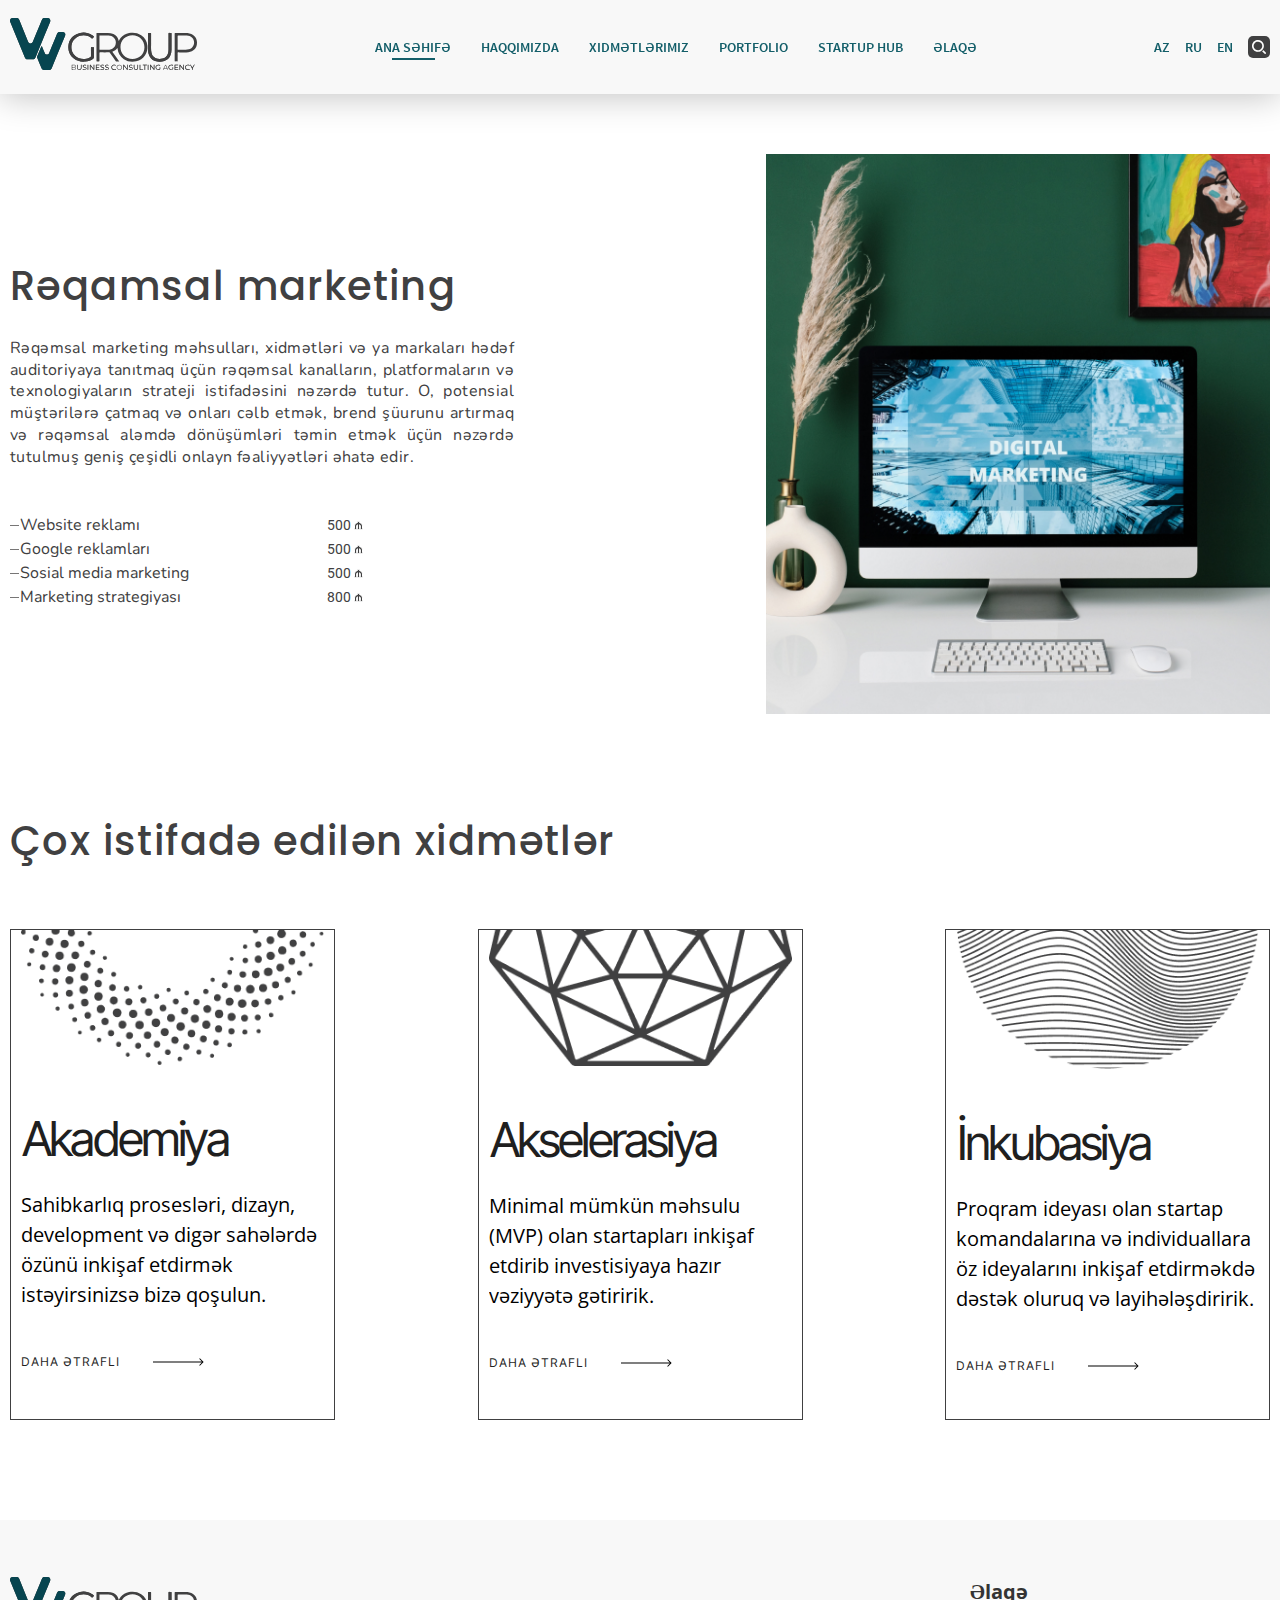
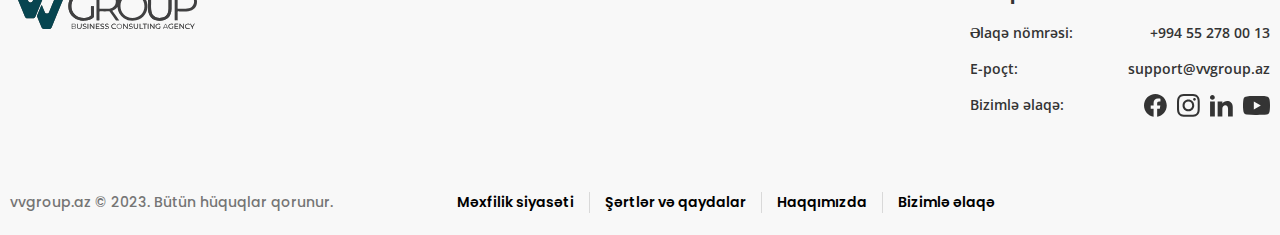
<file: services-single.html>
<!DOCTYPE html>
<html lang="en">

<head>
    <meta charset="UTF-8">
    <meta name="viewport" content="width=device-width, initial-scale=1.0">
    <link rel="stylesheet" href="./css/style.css">
    <link rel="stylesheet" href="./css/nice-select.css">
    <link rel="stylesheet" href="./css/pretty-checkbox.min.css">
    <link rel="stylesheet" href="./css/responcive.css">
    <link rel="stylesheet" href="./css/owl.carousel.min.css">
    <title>Vvgroup</title>
</head>

<body>
    <header>
        <div class="container">
            <div class="logo">
                <a href="./index.html">
                    <img src="./img/vv-logo.svg" alt="">
                </a>
            </div>
            <ul class="navbar">
                <li class="nav-item">
                    <a href="#" class="active">
                        Ana səhifə
                    </a>
                </li>
                <li class="nav-item">
                    <a href="#">
                        Haqqımızda
                    </a>
                </li>
                <li class="nav-item">
                    <a href="#">
                        Xidmətlərimiz
                    </a>
                </li>
                <li class="nav-item">
                    <a href="#">
                        Portfolio
                    </a>
                </li>
                <li class="nav-item">
                    <a href="#">
                        sTARTuP HUB
                    </a>
                </li>
                <li class="nav-item">
                    <a href="#">
                        Əlaqə
                    </a>
                </li>
            </ul>
            <div class="head-right">
                <ul class="lang">
                    <li class="lang-item">
                        <a href="#">az</a>
                    </li>
                    <li class="lang-item">
                        <a href="#">ru</a>
                    </li>
                    <li class="lang-item">
                        <a href="#">en</a>
                    </li>
                </ul>
                <div class="search">
                    <form action="#">
                        <img src="./img/search-icon.svg" alt="">
                        <input type="text">
                    </form>
                </div>
                <div class="search-close"></div>
            </div>
        </div>
    </header>

    <section id="services">
        <div class="container">
            <a class="win-back" href="javascript:void(0)">
                <svg xmlns="http://www.w3.org/2000/svg" width="45" height="33" viewBox="0 0 45 33" fill="none">
                    <path
                        d="M12.0611 14.9871L33.2838 15.0043C33.5652 15.0045 33.835 15.1101 34.0339 15.2978C34.2327 15.4855 34.3443 15.7399 34.3441 16.0051C34.3439 16.2704 34.2319 16.5246 34.0327 16.712C33.8336 16.8994 33.5636 17.0045 33.2821 17.0043L12.0595 16.9871C11.7781 16.9868 11.5083 16.8813 11.3094 16.6936C11.1106 16.5059 10.999 16.2514 10.9992 15.9862C10.9994 15.721 11.1114 15.4667 11.3106 15.2794C11.5097 15.092 11.7797 14.9868 12.0611 14.9871Z"
                        fill="#404041" />
                    <path
                        d="M12.4155 16L20.7084 24.291C20.8962 24.4787 21.0017 24.7333 21.0017 24.9989C21.0017 25.2644 20.8962 25.519 20.7084 25.7068C20.5207 25.8945 20.266 26 20.0005 26C19.735 26 19.4804 25.8945 19.2926 25.7068L10.2938 16.7079C10.2006 16.615 10.1268 16.5047 10.0764 16.3832C10.0259 16.2617 10 16.1315 10 16C10 15.8685 10.0259 15.7383 10.0764 15.6168C10.1268 15.4953 10.2006 15.385 10.2938 15.2921L19.2926 6.29323C19.4804 6.10548 19.735 6 20.0005 6C20.266 6 20.5207 6.10548 20.7084 6.29323C20.8962 6.48098 21.0017 6.73562 21.0017 7.00114C21.0017 7.26665 20.8962 7.5213 20.7084 7.70905L12.4155 16Z"
                        fill="#404041" />
                </svg>
            </a>
            <div class="services-block services-block-first">
                <div class="col-5 services-text-block">
                    <h5 class="head-title">
                        Rəqamsal marketing
                    </h5>
                    <p class="services-text">
                        Rəqəmsal marketing məhsulları, xidmətləri və ya markaları hədəf auditoriyaya tanıtmaq üçün
                        rəqəmsal kanalların, platformaların və texnologiyaların strateji istifadəsini nəzərdə tutur. O,
                        potensial müştərilərə çatmaq və onları cəlb etmək, brend şüurunu artırmaq və rəqəmsal aləmdə
                        dönüşümləri təmin etmək üçün nəzərdə tutulmuş geniş çeşidli onlayn fəaliyyətləri əhatə edir.
                    </p>
                    <ul class="services-list">
                        <li class="services-item">
                            <span class="service-name">Website reklamı</span>
                            <span class="service-price">
                                500
                                <svg xmlns="http://www.w3.org/2000/svg" width="9" height="9" viewBox="0 0 9 9"
                                    fill="none">
                                    <path
                                        d="M4.5 0.5C3.97629 0.5 3.41667 0.877762 3.41667 1.5V1.63062C1.77859 2.03404 0.5 3.3482 0.5 5V7.5C0.5 8.12224 1.05962 8.5 1.58333 8.5C2.10704 8.5 2.66667 8.12224 2.66667 7.5V5C2.66667 4.53176 2.94432 4.07486 3.41667 3.78994V7.5C3.41667 8.12224 3.97629 8.5 4.5 8.5C5.02371 8.5 5.58333 8.12224 5.58333 7.5V3.78968C6.05578 4.07429 6.33333 4.53075 6.33333 5V7.5C6.33333 8.12224 6.89296 8.5 7.41667 8.5C7.94038 8.5 8.5 8.12224 8.5 7.5V5C8.5 3.3482 7.22141 2.03404 5.58333 1.63062V1.5C5.58333 0.877762 5.02371 0.5 4.5 0.5Z"
                                        fill="#404041" stroke="white" />
                                </svg>
                            </span>
                        </li>
                        <li class="services-item">
                            <span class="service-name">Google reklamları</span>
                            <span class="service-price">
                                500
                                <svg xmlns="http://www.w3.org/2000/svg" width="9" height="9" viewBox="0 0 9 9"
                                    fill="none">
                                    <path
                                        d="M4.5 0.5C3.97629 0.5 3.41667 0.877762 3.41667 1.5V1.63062C1.77859 2.03404 0.5 3.3482 0.5 5V7.5C0.5 8.12224 1.05962 8.5 1.58333 8.5C2.10704 8.5 2.66667 8.12224 2.66667 7.5V5C2.66667 4.53176 2.94432 4.07486 3.41667 3.78994V7.5C3.41667 8.12224 3.97629 8.5 4.5 8.5C5.02371 8.5 5.58333 8.12224 5.58333 7.5V3.78968C6.05578 4.07429 6.33333 4.53075 6.33333 5V7.5C6.33333 8.12224 6.89296 8.5 7.41667 8.5C7.94038 8.5 8.5 8.12224 8.5 7.5V5C8.5 3.3482 7.22141 2.03404 5.58333 1.63062V1.5C5.58333 0.877762 5.02371 0.5 4.5 0.5Z"
                                        fill="#404041" stroke="white" />
                                </svg>
                            </span>
                        </li>
                        <li class="services-item">
                            <span class="service-name">Sosial media marketing</span>
                            <span class="service-price">
                                500
                                <svg xmlns="http://www.w3.org/2000/svg" width="9" height="9" viewBox="0 0 9 9"
                                    fill="none">
                                    <path
                                        d="M4.5 0.5C3.97629 0.5 3.41667 0.877762 3.41667 1.5V1.63062C1.77859 2.03404 0.5 3.3482 0.5 5V7.5C0.5 8.12224 1.05962 8.5 1.58333 8.5C2.10704 8.5 2.66667 8.12224 2.66667 7.5V5C2.66667 4.53176 2.94432 4.07486 3.41667 3.78994V7.5C3.41667 8.12224 3.97629 8.5 4.5 8.5C5.02371 8.5 5.58333 8.12224 5.58333 7.5V3.78968C6.05578 4.07429 6.33333 4.53075 6.33333 5V7.5C6.33333 8.12224 6.89296 8.5 7.41667 8.5C7.94038 8.5 8.5 8.12224 8.5 7.5V5C8.5 3.3482 7.22141 2.03404 5.58333 1.63062V1.5C5.58333 0.877762 5.02371 0.5 4.5 0.5Z"
                                        fill="#404041" stroke="white" />
                                </svg>
                            </span>
                        </li>
                        <li class="services-item">
                            <span class="service-name">Marketing strategiyası</span>
                            <span class="service-price">
                                800
                                <svg xmlns="http://www.w3.org/2000/svg" width="9" height="9" viewBox="0 0 9 9"
                                    fill="none">
                                    <path
                                        d="M4.5 0.5C3.97629 0.5 3.41667 0.877762 3.41667 1.5V1.63062C1.77859 2.03404 0.5 3.3482 0.5 5V7.5C0.5 8.12224 1.05962 8.5 1.58333 8.5C2.10704 8.5 2.66667 8.12224 2.66667 7.5V5C2.66667 4.53176 2.94432 4.07486 3.41667 3.78994V7.5C3.41667 8.12224 3.97629 8.5 4.5 8.5C5.02371 8.5 5.58333 8.12224 5.58333 7.5V3.78968C6.05578 4.07429 6.33333 4.53075 6.33333 5V7.5C6.33333 8.12224 6.89296 8.5 7.41667 8.5C7.94038 8.5 8.5 8.12224 8.5 7.5V5C8.5 3.3482 7.22141 2.03404 5.58333 1.63062V1.5C5.58333 0.877762 5.02371 0.5 4.5 0.5Z"
                                        fill="#404041" stroke="white" />
                                </svg>
                            </span>
                        </li>
                    </ul>
                </div>
                <div class="col-5">
                    <img class="services-img" src="./img/services.png" alt="">
                </div>
            </div>
            <h3 class="head-title">
                Çox istifadə edilən xidmətlər
            </h3>
            <div class="start_cards d-flex">
                <div class="start_card">
                    <div class="start_img">
                        <img src="./img/akademy-icon.png" alt="">
                    </div>
                    <h3 class="start_head">
                        Akademiya
                    </h3>
                    <p class="start_body">
                        Sahibkarlıq prosesləri, dizayn, development və digər sahələrdə özünü inkişaf etdirmək
                        istəyirsinizsə bizə qoşulun.
                    </p>
                    <a class="start_link" href="#">
                        Daha ətraflı
                        <img src="./img/start-card-arr.png" alt="">
                    </a>
                </div>
                <div class="start_card">
                    <div class="start_img">
                        <img src="./img/akse-icon.png" alt="">
                    </div>
                    <h3 class="start_head">
                        Akselerasiya
                    </h3>
                    <p class="start_body">
                        Minimal mümkün məhsulu (MVP) olan startapları inkişaf etdirib investisiyaya hazır vəziyyətə
                        gətiririk.
                    </p>
                    <a class="start_link" href="#">
                        Daha ətraflı
                        <img src="./img/start-card-arr.png" alt="">
                    </a>
                </div>
                <div class="start_card">
                    <div class="start_img">
                        <img src="./img/ink-icon.png" alt="">
                    </div>
                    <h3 class="start_head">
                        İnkubasiya
                    </h3>
                    <p class="start_body">
                        Proqram ideyası olan startap komandalarına və individuallara öz ideyalarını inkişaf etdirməkdə
                        dəstək oluruq və layihələşdiririk.
                    </p>
                    <a class="start_link" href="#">
                        Daha ətraflı
                        <img src="./img/start-card-arr.png" alt="">
                    </a>
                </div>
            </div>
            <div class="owl-carousel start_cards-mobile owl-theme" style="display: none;">
                <div class="start_card item">
                    <div class="start_img">
                        <img src="./img/akademy-icon.png" alt="">
                    </div>
                    <h3 class="start_head">
                        Akademiya
                    </h3>
                    <p class="start_body">
                        Sahibkarlıq prosesləri, dizayn, development və digər sahələrdə özünü inkişaf etdirmək
                        istəyirsinizsə bizə qoşulun.
                    </p>
                    <a class="start_link" href="#">
                        Daha ətraflı
                        <img src="./img/start-card-arr.png" alt="">
                    </a>
                </div>
            </div>
        </div>
    </section>
    <footer>
        <div class="container">
            <div class="footer-top">
                <div class="foot-logo">
                    <a href="./index.html">
                        <img src="./img/vv-logo.svg" alt="">
                    </a>
                </div>
                <div class="foot-contact">
                    <h4 class="ftc_head">
                        Əlaqə
                    </h4>
                    <div class="ftc-line">
                        <p>
                            Əlaqə nömrəsi:
                        </p>
                        <a href="tel:+994552780013">+994 55 278 00 13</a>
                    </div>
                    <div class="ftc-line">
                        <p>
                            E-poçt:
                        </p>
                        <a href="mailTo:support@vvgroup.az">support@vvgroup.az</a>
                    </div>
                    <div class="ftc-line">
                        <p>
                            Bizimlə əlaqə:
                        </p>
                        <div class="foot-socials">
                            <a href="#"><img src="./img/face-icon.svg" alt=""></a>
                            <a href="#"><img src="./img/insta-icon.svg" alt=""></a>
                            <a href="#"><img src="./img/linkedin-icon.svg" alt=""></a>
                            <a href="#"><img src="./img/youtube-icon.svg" alt=""></a>
                        </div>
                    </div>
                </div>
            </div>
            <div class="footer-bottom">
                <p class="copyright">
                    vvgroup.az © 2023. Bütün hüquqlar qorunur.
                </p>
                <ul class="footer-list">
                    <li class="foot-item">
                        <a href="#">
                            Məxfilik siyasəti
                        </a>
                    </li>
                    <li class="foot-item">
                        <a href="#">
                            Şərtlər və qaydalar
                        </a>
                    </li>
                    <li class="foot-item">
                        <a href="#">
                            Haqqımızda
                        </a>
                    </li>
                    <li class="foot-item">
                        <a href="#">
                            Bizimlə əlaqə
                        </a>
                    </li>
                </ul>
            </div>
        </div>
    </footer>


    <script src="./js/jquery.min.js"></script>
    <script src="./js/jquery.nice-select.min.js"></script>
    <script src="./js/owl.carousel.min.js"></script>
    <script src="./js/responce.js"></script>
    <script src="./js/main.js"></script>
</body>

</html>
</file>
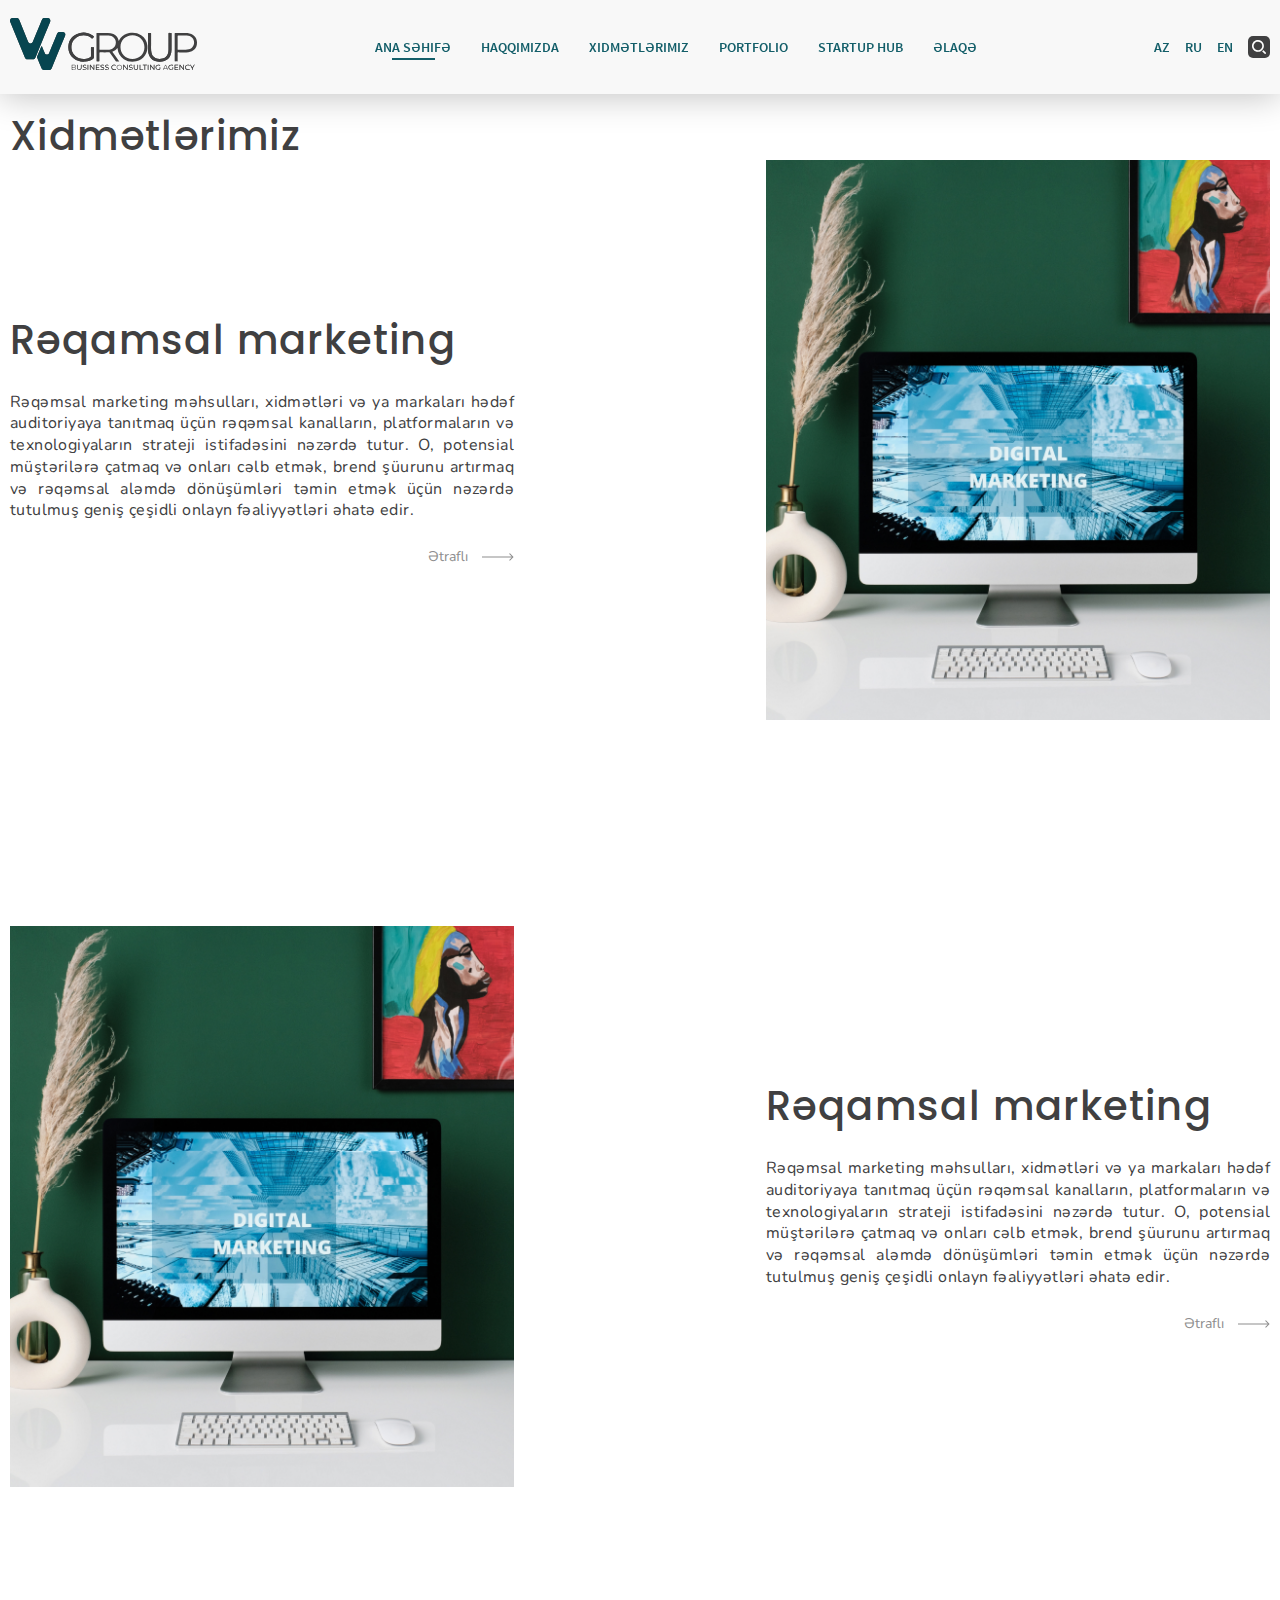
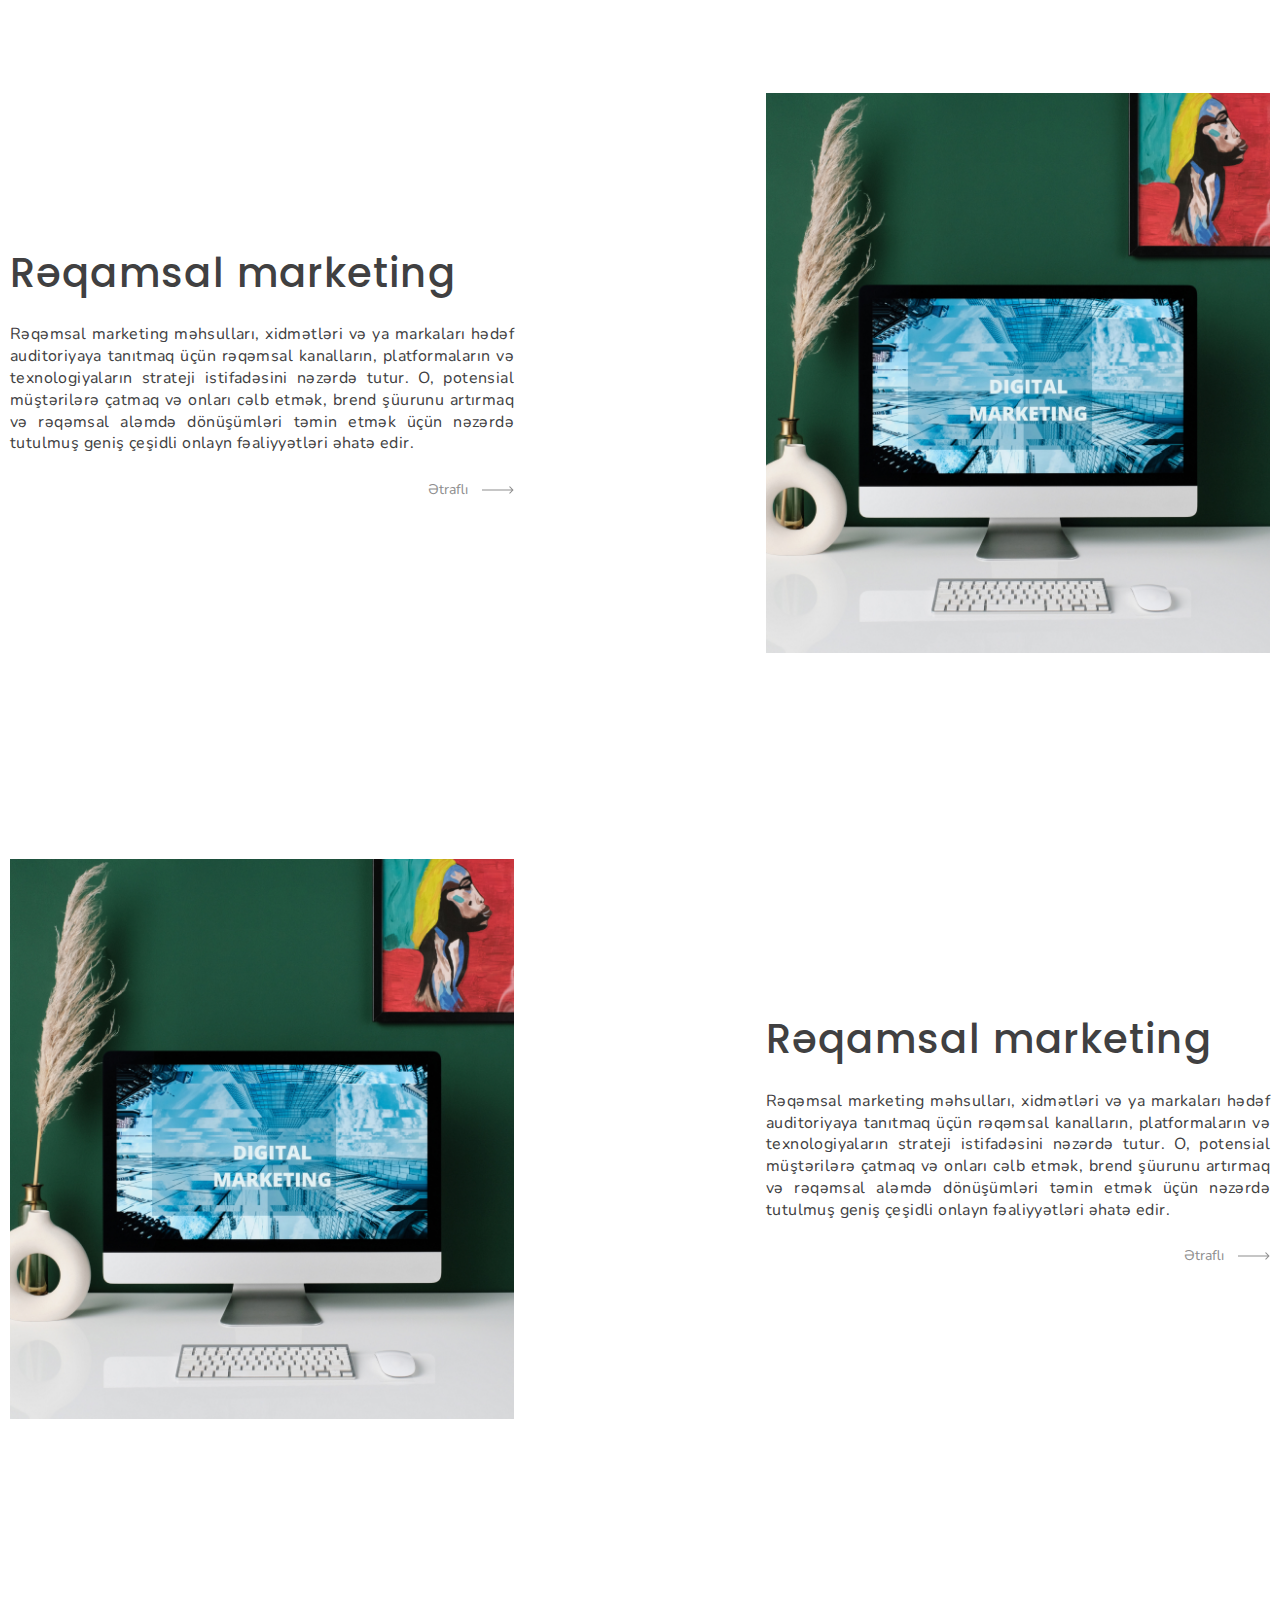
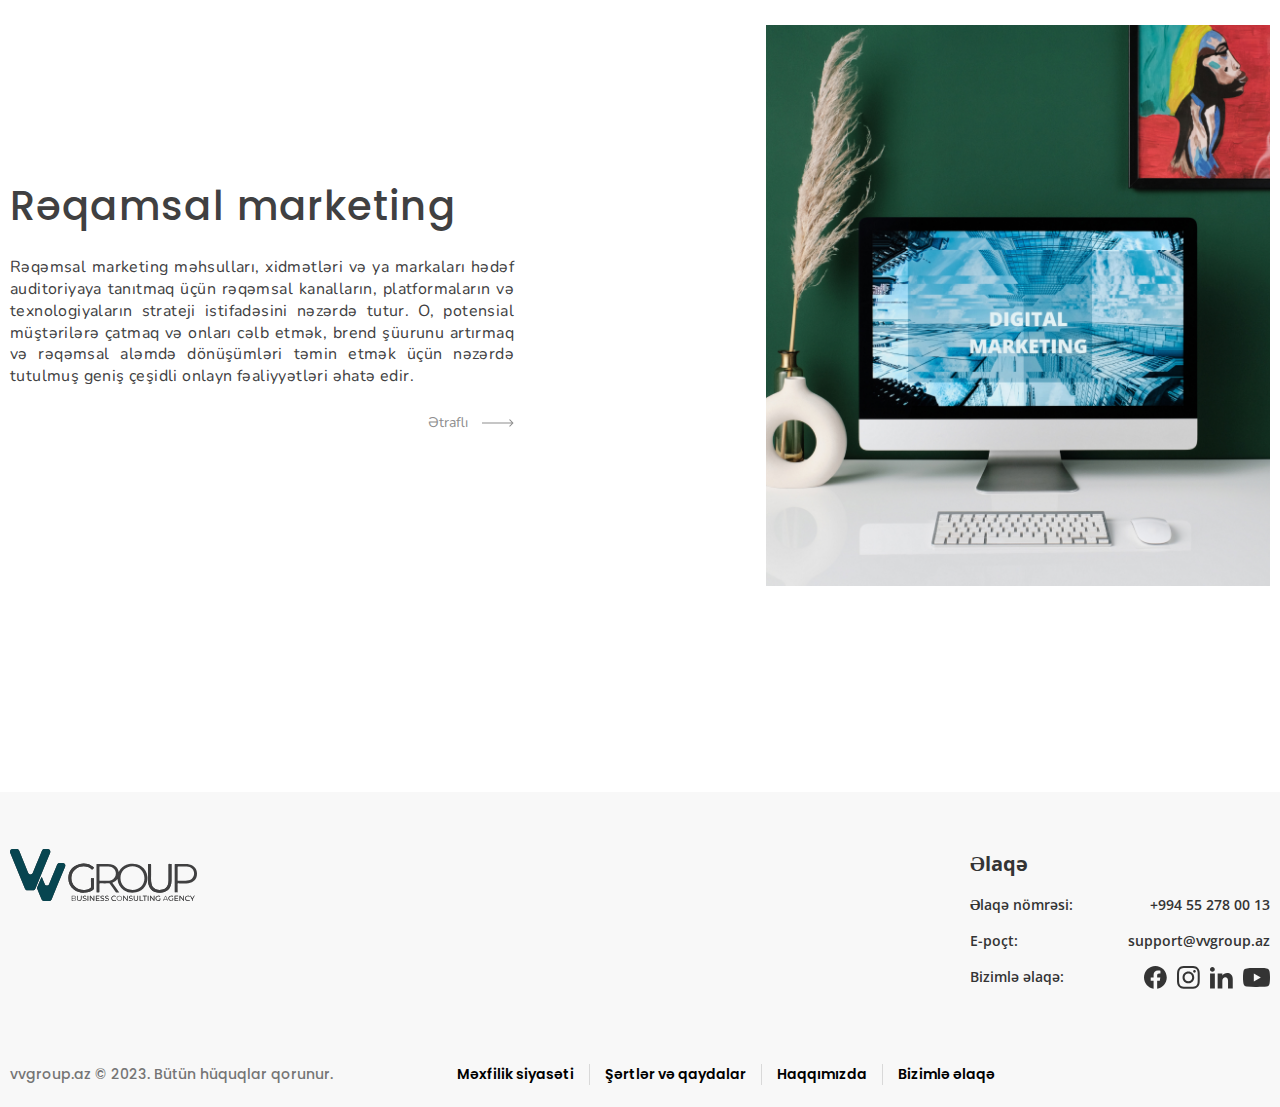
<file: services.html>
<!DOCTYPE html>
<html lang="en">

<head>
    <meta charset="UTF-8">
    <meta name="viewport" content="width=device-width, initial-scale=1.0">
    <link rel="stylesheet" href="./css/style.css">
    <link rel="stylesheet" href="./css/nice-select.css">
    <link rel="stylesheet" href="./css/pretty-checkbox.min.css">
    <link rel="stylesheet" href="./css/responcive.css">
    <title>Vvgroup</title>
</head>

<body>
    <header>
        <div class="container">
            <div class="logo">
                <a href="./index.html">
                    <img src="./img/vv-logo.svg" alt="">
                </a>
            </div>
            <ul class="navbar">
                <li class="nav-item">
                    <a href="#" class="active">
                        Ana səhifə
                    </a>
                </li>
                <li class="nav-item">
                    <a href="#">
                        Haqqımızda
                    </a>
                </li>
                <li class="nav-item">
                    <a href="#">
                        Xidmətlərimiz
                    </a>
                </li>
                <li class="nav-item">
                    <a href="#">
                        Portfolio
                    </a>
                </li>
                <li class="nav-item">
                    <a href="#">
                        sTARTuP HUB
                    </a>
                </li>
                <li class="nav-item">
                    <a href="#">
                        Əlaqə
                    </a>
                </li>
            </ul>
            <div class="head-right">
                <ul class="lang">
                    <li class="lang-item">
                        <a href="#">az</a>
                    </li>
                    <li class="lang-item">
                        <a href="#">ru</a>
                    </li>
                    <li class="lang-item">
                        <a href="#">en</a>
                    </li>
                </ul>
                <div class="search">
                    <form action="#">
                        <img src="./img/search-icon.svg" alt="">
                        <input type="text">
                    </form>
                </div>
                <div class="search-close"></div>
            </div>
        </div>
    </header>

    <section id="services">
        <div class="container">
            <h3 class="head-title page-head">
                <a class="win-back win-back-mobile" style="display: none;" href="javascript:void(0)">
                    <svg xmlns="http://www.w3.org/2000/svg" width="45" height="33" viewBox="0 0 45 33" fill="none">
                        <path
                            d="M12.0611 14.9871L33.2838 15.0043C33.5652 15.0045 33.835 15.1101 34.0339 15.2978C34.2327 15.4855 34.3443 15.7399 34.3441 16.0051C34.3439 16.2704 34.2319 16.5246 34.0327 16.712C33.8336 16.8994 33.5636 17.0045 33.2821 17.0043L12.0595 16.9871C11.7781 16.9868 11.5083 16.8813 11.3094 16.6936C11.1106 16.5059 10.999 16.2514 10.9992 15.9862C10.9994 15.721 11.1114 15.4667 11.3106 15.2794C11.5097 15.092 11.7797 14.9868 12.0611 14.9871Z"
                            fill="#404041" />
                        <path
                            d="M12.4155 16L20.7084 24.291C20.8962 24.4787 21.0017 24.7333 21.0017 24.9989C21.0017 25.2644 20.8962 25.519 20.7084 25.7068C20.5207 25.8945 20.266 26 20.0005 26C19.735 26 19.4804 25.8945 19.2926 25.7068L10.2938 16.7079C10.2006 16.615 10.1268 16.5047 10.0764 16.3832C10.0259 16.2617 10 16.1315 10 16C10 15.8685 10.0259 15.7383 10.0764 15.6168C10.1268 15.4953 10.2006 15.385 10.2938 15.2921L19.2926 6.29323C19.4804 6.10548 19.735 6 20.0005 6C20.266 6 20.5207 6.10548 20.7084 6.29323C20.8962 6.48098 21.0017 6.73562 21.0017 7.00114C21.0017 7.26665 20.8962 7.5213 20.7084 7.70905L12.4155 16Z"
                            fill="#404041" />
                    </svg>
                </a>
                Xidmətlərimiz
            </h3>
            <div class="services-block services-block-first">
                <div class="col-5 services-text-block">
                    <h5 class="head-title">
                        Rəqamsal marketing
                    </h5>
                    <p class="services-text">
                        Rəqəmsal marketing məhsulları, xidmətləri və ya markaları hədəf auditoriyaya tanıtmaq üçün
                        rəqəmsal kanalların, platformaların və texnologiyaların strateji istifadəsini nəzərdə tutur. O,
                        potensial müştərilərə çatmaq və onları cəlb etmək, brend şüurunu artırmaq və rəqəmsal aləmdə
                        dönüşümləri təmin etmək üçün nəzərdə tutulmuş geniş çeşidli onlayn fəaliyyətləri əhatə edir.
                    </p>
                    <div class="services-btn">
                        <a href="./services-single.html">
                            Ətraflı
                            <svg xmlns="http://www.w3.org/2000/svg" width="32" height="8" viewBox="0 0 32 8"
                                fill="none">
                                <path
                                    d="M31.3536 4.35356C31.5488 4.15829 31.5488 3.84171 31.3536 3.64645L28.1716 0.464469C27.9763 0.269206 27.6597 0.269206 27.4645 0.464468C27.2692 0.659731 27.2692 0.976313 27.4645 1.17158L30.2929 4L27.4645 6.82843C27.2692 7.02369 27.2692 7.34027 27.4645 7.53554C27.6597 7.7308 27.9763 7.7308 28.1716 7.53554L31.3536 4.35356ZM-4.37114e-08 4.5L31 4.5L31 3.5L4.37114e-08 3.5L-4.37114e-08 4.5Z"
                                    fill="#8E8E8E" />
                            </svg>
                        </a>
                    </div>
                </div>
                <div class="col-5">
                    <img class="services-img" src="./img/services.png" alt="">
                </div>
            </div>
            <div class="services-block services-block-opposite">
                <div class="col-5 services-text-block">
                    <h5 class="head-title">
                        Rəqamsal marketing
                    </h5>
                    <p class="services-text">
                        Rəqəmsal marketing məhsulları, xidmətləri və ya markaları hədəf auditoriyaya tanıtmaq üçün
                        rəqəmsal kanalların, platformaların və texnologiyaların strateji istifadəsini nəzərdə tutur. O,
                        potensial müştərilərə çatmaq və onları cəlb etmək, brend şüurunu artırmaq və rəqəmsal aləmdə
                        dönüşümləri təmin etmək üçün nəzərdə tutulmuş geniş çeşidli onlayn fəaliyyətləri əhatə edir.
                    </p>
                    <div class="services-btn">
                        <a href="#">
                            Ətraflı
                            <svg xmlns="http://www.w3.org/2000/svg" width="32" height="8" viewBox="0 0 32 8"
                                fill="none">
                                <path
                                    d="M31.3536 4.35356C31.5488 4.15829 31.5488 3.84171 31.3536 3.64645L28.1716 0.464469C27.9763 0.269206 27.6597 0.269206 27.4645 0.464468C27.2692 0.659731 27.2692 0.976313 27.4645 1.17158L30.2929 4L27.4645 6.82843C27.2692 7.02369 27.2692 7.34027 27.4645 7.53554C27.6597 7.7308 27.9763 7.7308 28.1716 7.53554L31.3536 4.35356ZM-4.37114e-08 4.5L31 4.5L31 3.5L4.37114e-08 3.5L-4.37114e-08 4.5Z"
                                    fill="#8E8E8E" />
                            </svg>
                        </a>
                    </div>
                </div>
                <div class="col-5">
                    <img class="services-img" src="./img/services.png" alt="">
                </div>
            </div>
            <div class="services-block">
                <div class="col-5 services-text-block">
                    <h5 class="head-title">
                        Rəqamsal marketing
                    </h5>
                    <p class="services-text">
                        Rəqəmsal marketing məhsulları, xidmətləri və ya markaları hədəf auditoriyaya tanıtmaq üçün
                        rəqəmsal kanalların, platformaların və texnologiyaların strateji istifadəsini nəzərdə tutur. O,
                        potensial müştərilərə çatmaq və onları cəlb etmək, brend şüurunu artırmaq və rəqəmsal aləmdə
                        dönüşümləri təmin etmək üçün nəzərdə tutulmuş geniş çeşidli onlayn fəaliyyətləri əhatə edir.
                    </p>
                    <div class="services-btn">
                        <a href="#">
                            Ətraflı
                            <svg xmlns="http://www.w3.org/2000/svg" width="32" height="8" viewBox="0 0 32 8"
                                fill="none">
                                <path
                                    d="M31.3536 4.35356C31.5488 4.15829 31.5488 3.84171 31.3536 3.64645L28.1716 0.464469C27.9763 0.269206 27.6597 0.269206 27.4645 0.464468C27.2692 0.659731 27.2692 0.976313 27.4645 1.17158L30.2929 4L27.4645 6.82843C27.2692 7.02369 27.2692 7.34027 27.4645 7.53554C27.6597 7.7308 27.9763 7.7308 28.1716 7.53554L31.3536 4.35356ZM-4.37114e-08 4.5L31 4.5L31 3.5L4.37114e-08 3.5L-4.37114e-08 4.5Z"
                                    fill="#8E8E8E" />
                            </svg>
                        </a>
                    </div>
                </div>
                <div class="col-5">
                    <img class="services-img" src="./img/services.png" alt="">
                </div>
            </div>
            <div class="services-block services-block-opposite">
                <div class="col-5 services-text-block">
                    <h5 class="head-title">
                        Rəqamsal marketing
                    </h5>
                    <p class="services-text">
                        Rəqəmsal marketing məhsulları, xidmətləri və ya markaları hədəf auditoriyaya tanıtmaq üçün
                        rəqəmsal kanalların, platformaların və texnologiyaların strateji istifadəsini nəzərdə tutur. O,
                        potensial müştərilərə çatmaq və onları cəlb etmək, brend şüurunu artırmaq və rəqəmsal aləmdə
                        dönüşümləri təmin etmək üçün nəzərdə tutulmuş geniş çeşidli onlayn fəaliyyətləri əhatə edir.
                    </p>
                    <div class="services-btn">
                        <a href="#">
                            Ətraflı
                            <svg xmlns="http://www.w3.org/2000/svg" width="32" height="8" viewBox="0 0 32 8"
                                fill="none">
                                <path
                                    d="M31.3536 4.35356C31.5488 4.15829 31.5488 3.84171 31.3536 3.64645L28.1716 0.464469C27.9763 0.269206 27.6597 0.269206 27.4645 0.464468C27.2692 0.659731 27.2692 0.976313 27.4645 1.17158L30.2929 4L27.4645 6.82843C27.2692 7.02369 27.2692 7.34027 27.4645 7.53554C27.6597 7.7308 27.9763 7.7308 28.1716 7.53554L31.3536 4.35356ZM-4.37114e-08 4.5L31 4.5L31 3.5L4.37114e-08 3.5L-4.37114e-08 4.5Z"
                                    fill="#8E8E8E" />
                            </svg>
                        </a>
                    </div>
                </div>
                <div class="col-5">
                    <img class="services-img" src="./img/services.png" alt="">
                </div>
            </div>
            <div class="services-block">
                <div class="col-5 services-text-block">
                    <h5 class="head-title">
                        Rəqamsal marketing
                    </h5>
                    <p class="services-text">
                        Rəqəmsal marketing məhsulları, xidmətləri və ya markaları hədəf auditoriyaya tanıtmaq üçün
                        rəqəmsal kanalların, platformaların və texnologiyaların strateji istifadəsini nəzərdə tutur. O,
                        potensial müştərilərə çatmaq və onları cəlb etmək, brend şüurunu artırmaq və rəqəmsal aləmdə
                        dönüşümləri təmin etmək üçün nəzərdə tutulmuş geniş çeşidli onlayn fəaliyyətləri əhatə edir.
                    </p>
                    <div class="services-btn">
                        <a href="#">
                            Ətraflı
                            <svg xmlns="http://www.w3.org/2000/svg" width="32" height="8" viewBox="0 0 32 8"
                                fill="none">
                                <path
                                    d="M31.3536 4.35356C31.5488 4.15829 31.5488 3.84171 31.3536 3.64645L28.1716 0.464469C27.9763 0.269206 27.6597 0.269206 27.4645 0.464468C27.2692 0.659731 27.2692 0.976313 27.4645 1.17158L30.2929 4L27.4645 6.82843C27.2692 7.02369 27.2692 7.34027 27.4645 7.53554C27.6597 7.7308 27.9763 7.7308 28.1716 7.53554L31.3536 4.35356ZM-4.37114e-08 4.5L31 4.5L31 3.5L4.37114e-08 3.5L-4.37114e-08 4.5Z"
                                    fill="#8E8E8E" />
                            </svg>
                        </a>
                    </div>
                </div>
                <div class="col-5">
                    <img class="services-img" src="./img/services.png" alt="">
                </div>
            </div>
        </div>
    </section>

    <footer>
        <div class="container">
            <div class="footer-top">
                <div class="foot-logo">
                    <a href="./index.html">
                        <img src="./img/vv-logo.svg" alt="">
                    </a>
                </div>
                <div class="foot-contact">
                    <h4 class="ftc_head">
                        Əlaqə
                    </h4>
                    <div class="ftc-line">
                        <p>
                            Əlaqə nömrəsi:
                        </p>
                        <a href="tel:+994552780013">+994 55 278 00 13</a>
                    </div>
                    <div class="ftc-line">
                        <p>
                            E-poçt:
                        </p>
                        <a href="mailTo:support@vvgroup.az">support@vvgroup.az</a>
                    </div>
                    <div class="ftc-line">
                        <p>
                            Bizimlə əlaqə:
                        </p>
                        <div class="foot-socials">
                            <a href="#"><img src="./img/face-icon.svg" alt=""></a>
                            <a href="#"><img src="./img/insta-icon.svg" alt=""></a>
                            <a href="#"><img src="./img/linkedin-icon.svg" alt=""></a>
                            <a href="#"><img src="./img/youtube-icon.svg" alt=""></a>
                        </div>
                    </div>
                </div>
            </div>
            <div class="footer-bottom">
                <p class="copyright">
                    vvgroup.az © 2023. Bütün hüquqlar qorunur.
                </p>
                <ul class="footer-list">
                    <li class="foot-item">
                        <a href="#">
                            Məxfilik siyasəti
                        </a>
                    </li>
                    <li class="foot-item">
                        <a href="#">
                            Şərtlər və qaydalar
                        </a>
                    </li>
                    <li class="foot-item">
                        <a href="#">
                            Haqqımızda
                        </a>
                    </li>
                    <li class="foot-item">
                        <a href="#">
                            Bizimlə əlaqə
                        </a>
                    </li>
                </ul>
            </div>
        </div>
    </footer>


    <script src="./js/jquery.min.js"></script>
    <script src="./js/jquery.nice-select.min.js"></script>
    <script src="./js/main.js"></script>
</body>

</html>
</file>
<file: css/style.css>
html,body,div,span,applet,object,iframe,h1,h2,h3,h4,h5,h6,p,blockquote,pre,a,abbr,acronym,address,big,cite,code,del,dfn,em,img,ins,kbd,q,s,samp,small,strike,strong,sub,sup,tt,var,b,u,i,center,dl,dt,dd,ol,ul,li,fieldset,form,label,legend,table,caption,tbody,tfoot,thead,tr,th,td,article,aside,canvas,details,embed,figure,figcaption,footer,header,hgroup,menu,nav,output,ruby,section,summary,time,mark,audio,video {
    margin: 0;
    padding: 0;
    border: 0;
    font-size: 100%;
    font: inherit;
    vertical-align: baseline
}

article,aside,details,figcaption,figure,footer,header,hgroup,menu,nav,section {
    display: block
}

ul {
    list-style: none
}

blockquote,q {
    quotes: none
}

blockquote:before,blockquote:after,q:before,q:after {
    content: '';
    content: none
}

table {
    border-collapse: collapse;
    border-spacing: 0
}

html {
    height: 100%;
    min-height: 100%
}

body {
    min-height: 100%;
    min-width: 310px;
    background-color: #fff
}

html,html a {
    -webkit-font-smoothing: antialiased
}

body,select,input,textarea,button {
    font: normal 14px/1.5 'Archivo',Arial,Helvetica,sans-serif;
    color: #000;
    outline: none
}

a {
    outline: none;
    color: #000;
    text-decoration: none
}

a img {
    border: 0
}

h1,h2,h3,h4,h5 {
    line-height: normal;
    font-weight: 400;
    text-rendering: optimizeLegibility
}

h1 {
    font-size: 23px
}

h2 {
    font-size: 21px
}

h3 {
    font-size: 20px
}

h4 {
    font-size: 18px
}

h5 {
    font-size: 16px
}

strong,b {
    font-weight: 700
}

ol {
    padding-left: 20px
}

* {
    box-sizing: border-box;
    -webkit-box-sizing: border-box;
    -moz-box-sizing: border-box
}

.tr,.top-reads ul li .t-tab,.tags-list .tg-item a,.s-menu ul li a,.t-item-info .t-item-title a,.category-sort .cs-item a,.pagination ul li a,.tt-sort-n ul li a,.ps-right .ps-button,.lb-list ul li a,.l-block,.notification-b,.l-bottom .l-button a,.login-form .inp-bottom .forget a,.alphabet ul li a,.persons-list-wrap .person-item a,.p-small-item:before,.tools-list ul li a,.tools-list ul li span,.x-input input,.users-list .user-item a,.w-city ul li a,.radio a {
    -webkit-transition: all .3s ease;
    -moz-transition: all .3s ease;
    transition: all .3s ease
}

*{
    margin: 0;
    padding: 0;
    box-sizing: border-box;
}
@font-face {
    font-family: nunito;
    src: url(../fonts/nunito/Nunito-Regular.ttf);
    font-weight: 400;
    font-style: normal;
    font-display: swap
}
@font-face {
    font-family: roboto;
    src: url(../fonts/Roboto-Regular.ttf);
    font-weight: 400;
    font-style: normal;
    font-display: swap
}

@font-face {
    font-family: roboto;
    src: url(../fonts/Roboto-Bold.ttf);
    font-weight: 700;
    font-style: normal;
    font-display: swap
}

@font-face {
    font-family: roboto;
    src: url(../fonts/Roboto-Black.ttf);
    font-weight: 900;
    font-style: normal;
    font-display: swap
}

@font-face {
    font-family: sourcesanspro;
    src: url(../fonts/SourceSansPro-Regular.ttf);
    font-weight: 400;
    font-style: normal;
    font-display: swap
}

@font-face {
    font-family: sourcesanspro;
    src: url(../fonts/SourceSansPro-Semibold.ttf);
    font-weight: 500;
    font-style: normal;
    font-display: swap
}

@font-face {
    font-family: sourcesanspro;
    src: url(../fonts/SourceSansPro-Semibold.ttf);
    font-weight: 600;
    font-style: normal;
    font-display: swap
}

@font-face {
    font-family: sourcesanspro;
    src: url(../fonts/SourceSansPro-Bold.ttf);
    font-weight: 700;
    font-style: normal;
    font-display: swap
}
@font-face {
    font-family: poppins;
    src: url(../fonts/poppins/Poppins-Bold.ttf);
    font-weight: 700;
    font-style: normal;
    font-display: swap
}
@font-face {
    font-family: poppins;
    src: url(../fonts/poppins/Poppins-Black.ttf);
    font-weight: 900;
    font-style: normal;
    font-display: swap
}
@font-face {
    font-family: poppins;
    src: url(../fonts/poppins/Poppins-SemiBold.ttf);
    font-weight: 600;
    font-style: normal;
    font-display: swap
}
@font-face {
    font-family: poppins;
    src: url(../fonts/poppins/Poppins-Medium.ttf);
    font-weight: 500;
    font-style: normal;
    font-display: swap
}
@font-face {
    font-family: poppins;
    src: url(../fonts/poppins/Poppins-Regular.ttf);
    font-weight: 400;
    font-style: normal;
    font-display: swap
}
@font-face {
    font-family: open-sans;
    src: url(../fonts/open-sans/OpenSans-Bold.ttf);
    font-weight: 700;
    font-style: normal;
    font-display: swap
}
@font-face {
    font-family: open-sans;
    src: url(../fonts/open-sans/OpenSans-ExtraBold.ttf);
    font-weight: 900;
    font-style: normal;
    font-display: swap
}
@font-face {
    font-family: open-sans;
    src: url(../fonts/open-sans/OpenSans-SemiBold.ttf);
    font-weight: 600;
    font-style: normal;
    font-display: swap
}
@font-face {
    font-family: open-sans;
    src: url(../fonts/open-sans/OpenSans-Medium.ttf);
    font-weight: 500;
    font-style: normal;
    font-display: swap
}
@font-face {
    font-family: open-sans;
    src: url(../fonts/open-sans/OpenSans-Regular.ttf);
    font-weight: 400;
    font-style: normal;
    font-display: swap
}
@font-face {
    font-family: inter;
    src: url(../fonts/inter/Inter-Bold.ttf);
    font-weight: 700;
    font-style: normal;
    font-display: swap
}
@font-face {
    font-family: inter;
    src: url(../fonts/inter/Inter-Black.ttf);
    font-weight: 900;
    font-style: normal;
    font-display: swap
}
@font-face {
    font-family: inter;
    src: url(../fonts/inter/Inter-SemiBold.ttf);
    font-weight: 600;
    font-style: normal;
    font-display: swap
}
@font-face {
    font-family: inter;
    src: url(../fonts/inter/Inter-Medium.ttf);
    font-weight: 500;
    font-style: normal;
    font-display: swap
}
@font-face {
    font-family: inter;
    src: url(../fonts/inter/Inter-Regular.ttf);
    font-weight: 400;
    font-style: normal;
    font-display: swap
}
.container{
    max-width: 1360px;
    width: 100%;
    margin: 0 auto;
}
.nav-item a{
    color:  #135E69;
    text-align: center;
    font-family: sourcesanspro;
    font-size: 14px;
    font-style: normal;
    font-weight: 600;
    line-height: 100%;
    text-transform: uppercase;
    position: relative;
}
header .container{
    display: flex;
    justify-content: space-between;
    position: relative;
}
.navbar{
    display: flex;
    gap: 30px;
    align-items: center;
}
.head-right{
    display: flex;
    gap: 15px;
    align-items: center;
}
.lang{
    display: flex;
    gap: 15px;
}
header{
    padding: 18px 0;
}
.lang .lang-item a{
    color:  #135E69;
    text-align: center;
    font-family: sourcesanspro;
    font-size: 14px;
    font-style: normal;
    font-weight: 600;
    line-height: 100%;
    text-transform: uppercase;
    position: relative;
}
.navbar li a::before,
.lang li a::before {
    content: "";
    position: absolute;
    left: 50%;
    width: 0;
    height: 2px;
    background: #135E69;
    bottom: 0 !important;
    -webkit-transition: all 0.4s linear;
    transition: all 0.4s linear;
    top: 20px;
}
.navbar li a:hover::before, .navbar li .active::before,
.lang li a:hover::before, .lang li .active::before {
    left: 23% !important;
    width: 56% !important;
}
.search form{
    width: 22px;
    height: 22px;
    background: #404041;
    border-radius: 5px;
    -webkit-border-radius: 5px;
    -moz-border-radius: 5px;
    -ms-border-radius: 5px;
    -o-border-radius: 5px;
    display: flex;
    align-items: center;
    justify-content: center;
    cursor: pointer;
}
.search form img{
    position: relative;
    z-index: 99;
}
.search input{
    max-width: 578px;
    width: 100%;
    height: 29px;
    position: absolute;
    right: 26px;
    border-radius: 5px;
    border: 1px solid #CCCBCB;
    background: #FFF;
    padding: 8px 9px;
    color: #777676;
    font-family: sourcesanspro;
    font-size: 14px;
    font-style: normal;
    font-weight: 600;
    line-height: 100%;
    width: 0;
    visibility: hidden;
    transition: 0.5s all ease-in-out;
    -webkit-transition: 0.5s all ease-in-out;
    -moz-transition: 0.5s all ease-in-out;
    -ms-transition: 0.5s all ease-in-out;
    -o-transition: 0.5s all ease-in-out;
}
.search input.active{
    width: 100%;
    visibility: visible;
    z-index: 99;
}
.search-result{
    position: absolute;
    top: 40px;
    z-index: 99;
    max-width: 578px;
    width: 100%;
    right: 26px;
    border-radius: 5px;
    border: 1px solid #CCCBCB;
    background: #FFF;
    border-top: none;
    border-top-left-radius: 0;
    border-top-right-radius: 0;
    padding: 20px 9px 20px 9px;
    /* opacity: 0; */
    height: 0;
    visibility: hidden;
    max-height: 250px;
}
.search-result.active{
    /* opacity: 1; */
    height: auto;
    visibility: visible;
}
.result-item a{
    color: var(--A1, #135E69);
    text-align: center;
    font-family: Source Sans Pro;
    font-size: 14px;
    font-style: normal;
    font-weight: 400;
    line-height: 100%; 
    text-transform: uppercase;
}
.result-item{
    margin-bottom: 20px;
}
.search-close{
    position: fixed;
    left: 0;
    right: 0;
    top: 0;
    bottom: 0;
    z-index: 1;
    display: none;
}
.search-close.active{
    display: block;
}
header{
    background: #F8F8F8;
    box-shadow: 0px 2px 35px 0px rgba(0, 0, 0, 0.25);
    position: fixed;
    width: 100%;
    z-index: 99;
}
.d-flex{
    display: flex;
}
.home-left{
    max-width: 50%;
    display: flex;
    justify-content: center;
    height: 100%;
    flex-direction: column;
}
.home-right{
    max-width: 50%;
    position: absolute;
    right: 0;
    width: 100%;
}
.home-right img{
    width: 100%;
    max-height: 880px;
}
.home-text{
    color: #343434;
    font-family: roboto;
    font-size: 75px;
    font-style: normal;
    font-weight: 600;
    line-height: 146.5%; /* 109.875px */
    letter-spacing: 2.625px;
    max-width: 570px;
}
#home .container{
    max-height: 880px;
    height: 880px;
}
#home .d-flex{
    height: 100%;
}
.home-about-btn{
    margin-top: 100px;
    margin-bottom: 20px;
}
.home-about-btn,#home .social-icons,
#contact .social-icons{
    color:  #333;
    font-family: roboto;
    font-size: 16px;
    font-style: normal;
    font-weight: 400;
    line-height: 12px; /* 75% */
    letter-spacing: 3.2px;
    text-transform: uppercase;
    width: 181px;
    height: 41px;
    display: flex;
    align-items: center;
    justify-content: center;
    gap: 20px;
}
#contact .social-icons{
    margin-top: 50px;
    justify-content: space-between;
    width: 142px;
}
#home{
    background: #F8F8F8;
    padding: 0 !important;
}
.col-6{
    width: 50%;
}
section{
    padding: 100px 0;
}
#about{
    overflow: hidden;
    position: relative;
    padding: 0;
    margin: 100px 0;
}
#about .container{
    position: relative;
    transform: translateY(110%);
    transition: 0.5s all ease-in-out;
    -webkit-transition: 0.5s all ease-in-out;
    -moz-transition: 0.5s all ease-in-out;
    -ms-transition: 0.5s all ease-in-out;
    -o-transition: 0.5s all ease-in-out;
    -webkit-transform: translateY(110%);
    -moz-transform: translateY(110%);
    -ms-transform: translateY(110%);
    -o-transform: translateY(110%);
}
#about .container.active{
    transform: translate(0);
    -webkit-transform: translate(0);
    -moz-transform: translate(0);
    -ms-transform: translate(0);
    -o-transform: translate(0);
}
#about hr{
    background: #135E69;
    height: 8px;
    width: 84px;
    transform: rotate(90deg);
    -webkit-transform: rotate(90deg);
    -moz-transform: rotate(90deg);
    -ms-transform: rotate(90deg);
    -o-transform: rotate(90deg);
    position: absolute;
    top: 17px;
    left: -40px;
}
.about-head{
    color:  #135E69;
    font-family: Poppins;
    font-size: 64px;
    font-style: normal;
    font-weight: 700;
    line-height: 125%; /* 80px */
    margin-left: 38px;
    max-width: 339px;
}
.about-body{
    color: #484848;
    font-family: open-sans;
    font-size: 25px;
    font-style: normal;
    font-weight: 400;
    line-height: 150%; /* 37.5px */
}
.about-body strong{
    color: #484848;
    font-family: open-sans;
    font-size: 30px;
    font-style: normal;
    font-weight: 600;
    line-height: 150%;
}
.category-bg{
    width: 100%;
    max-height: 700px;
    object-fit: cover;
}
#category{
    position: relative;
    padding: 0;
    margin: 100px 0;
    max-height: 700px;
}
.line-category{
    position: absolute;
    bottom: 220px;
    width: 100%;
    z-index: 9;
}
.line-img {
    width: 100%;
    position: absolute;
    bottom: 9px;
}
.categories{
    position: absolute;
    bottom: 83px;
    width: 100%;
    z-index: 9;
}
.categories .container{
    display: flex;
    justify-content: space-between;
    max-height: 152px;
}
.category:nth-child(2),
.category:nth-child(4){
    flex-direction: column-reverse;
    margin-top: -144px;
}
.category{
    width: 197px;
    height: 152px;
    display: flex;
    flex-direction: column;
    justify-content: space-between;
    align-items: center;
}
.category-name{
    color: #FFF;
    font-family: Inter;
    font-size: 25px;
    font-style: normal;
    font-weight: 500;
    line-height: 150%;
}
.category-gradient{
    position: absolute;
    background: linear-gradient(180deg, rgba(255, 255, 255, 0.18) 0%, rgba(255, 255, 255, 0.40) 0.01%, rgba(0, 0, 0, 0.62) 100%);
    left: 0;
    top: 0;
    bottom: 0;
    right: 0;
    z-index: 8;
}
.bg-images img{
    opacity: 0;
    position: absolute;
    top: 0;
    left: 0;
    right: 0;
    bottom: 0;
    max-height: 700px;
    width: 100%;
    object-fit: cover;
    z-index: 7;
    transition: 0.5s all ease-in-out;
    -webkit-transition: 0.5s all ease-in-out;
    -moz-transition: 0.5s all ease-in-out;
    -ms-transition: 0.5s all ease-in-out;
    -o-transition: 0.5s all ease-in-out;
}
.head-title{
    color: #404041;
    font-family: poppins;
    font-size: 40px;
    font-style: normal;
    font-weight: 500;
    line-height: 107.5%;
    letter-spacing: 1.4px;
    margin-bottom: 66px;
}
.start_cards{
    justify-content: space-between;
}
.start_head{
    color: #1F1F1F;
    font-family: inter;
    font-size: 60px;
    font-style: normal;
    font-weight: 400;
    line-height: 60px;
    letter-spacing: -4.8px;
    margin-bottom: 21px;
    margin-top: 38px;
}
.start_body{
    overflow: hidden;
    color: #000;
    text-overflow: ellipsis;
    font-family: open-sans;
    font-size: 24px;
    font-style: normal;
    font-weight: 400;
    line-height: 150%;
    margin-bottom: 17px;
    min-height: 144px;
}
.start_link{
    color: #1F1F1F;
    font-family: inter;
    font-size: 12px;
    font-style: normal;
    font-weight: 400;
    line-height: normal;
    letter-spacing: 1px;
    text-transform: uppercase;
}
.start_link img{
    margin-left: 29px;
    transition: 0.3s all ease-in-out;
    -webkit-transition: 0.3s all ease-in-out;
    -moz-transition: 0.3s all ease-in-out;
    -ms-transition: 0.3s all ease-in-out;
    -o-transition: 0.3s all ease-in-out;
}
.start_card{
    max-width: 400px;
    width: 100%;
    border: 1px solid var(--maingrey, #404041);
    padding: 0 10px 43px 10px;
}
.start_img{
    text-align: center;
}
.start_link:hover img{
    margin-left: 50px;
}
#home-form{
    padding: 30px 0;
    margin: 70px 0;  
    margin-bottom: 200px;
    background: #F8F8F8; 
    position: relative;
}
.inquiry-form{
    position: relative;
}
.home-form-img{
    position: absolute;
    right: 0;
    bottom: 55px;
}
.form_head{
    color: #404041;
    font-family: poppins;
    font-size: 50px;
    font-style: normal;
    font-weight: 500;
    line-height: 107.5%;
    letter-spacing: 1.75px;
    margin-bottom: 25px;
}
.form_text{
    color:  #404041;
    font-family: open-sans;
    font-size: 28px;
    font-style: normal;
    font-weight: 400;
    line-height: 107.5%; /* 30.1px */
    letter-spacing: 0.028px;
}
.form_item label{
    width: 100%;
    display: inline-block;
    margin: 20px 0 15px 0;
    color: #404041;
    font-family: poppins;
    font-size: 20px;
    font-style: normal;
    font-weight: 500;
    line-height: 107.5%;
    letter-spacing: 0.7px;
}
.form_item .nice-select,.form_item input,.form_item textarea{
    border: 1px solid  #A8A8A8;
    background: #FFF;
    width: 100%;
    height: 40px;
    max-width: 600px;
    border-bottom: 2px solid #135E69;    
    padding: 8px 9px;
    color: #777676;
    font-family: sourcesanspro;
    font-size: 14px;
    font-style: normal;
    font-weight: 600;
    line-height: 100%;
}
.form_item textarea{
    height: 170px;
}
.checkbox label{
    color: #404041;
    font-family: open-sans;
    font-size: 18px;
    font-style: normal;
    font-weight: 400;
    line-height: 107.5%;
    letter-spacing: 0.018px;
}
.checkbox a{
    color: #777676;
}
.checkbox{
    margin: 20px 0;
}
.pretty input {
    min-width: auto !important; 
    width: 22px !important;
    height: 22px !important;
    top: -2px !important;
}
.pretty .svg{
    width: 22px !important;
    height: 22px !important;
    top: -2px !important;
}
.pretty .state label:after, .pretty .state label:before {
    content: '';
    width: 18px !important;
    height: 18px !important;
    left: 0;
    top: -2px !important;
}
.form_send{
    display: block;
    border: 1px solid #CECECE;
    background: #FFF;
    box-shadow: 0px 2px 4px 0px rgba(0, 0, 0, 0.25);
    width: 167px;
    height: 35px;
    cursor: pointer;
    color: #404041;
    font-family: poppins;
    font-size: 20px;
    font-style: normal;
    font-weight: 500;
    line-height: 107.5%;
    letter-spacing: 0.7px;
}
.form-send img{
    margin-left: 19px;
}
.pop-up{
    position: fixed;
    top: 0;
    left: 0;
    right: 0;
    bottom: 0;
    display: flex;
    justify-content: center;
    align-items: center;
    display: none;
}
.pop-up .bg{
    background: rgba(27, 27, 27, 0.50);
    position: absolute;
    left: 0;
    right: 0;
    bottom: 0;
    top: 0;
}
.center-pop{
    display: flex;
    position: relative;
    flex-direction: column;
    width: 383px;
    height: 294px;
    align-items: center;
    justify-content: center;
    padding: 60px;
    text-align: center;
    border-radius: 3px;
    background: #FFF;
    box-shadow: 0px 4px 4px 0px rgba(0, 0, 0, 0.25);
}
.center-pop img{
    margin-bottom: 42px;
}
.center-pop p{
    color:  #404041;
    text-align: center;
    font-family: roboto;
    font-size: 22px;
    font-style: normal;
    font-weight: 400;
    line-height: 107.5%; /* 23.65px */
    letter-spacing: 0.022px;
}
.pop-close{
    position: absolute;
    right: 23px;
    top: 23px;
    cursor: pointer;
}
.news-img {
    display: block;
    position: relative;
    width: 100%;
    background-color: #DBEDF7;
    overflow: hidden;
}
.news-img:before {
    content: "";
    display: block;
    width: 100%;
    padding-top: 70%;
    position: relative;
}
.news-img img {
    display: block;
    position: absolute;
    width: 100%;
    height: 100%;
    top: 0;
    left: 0;
    bottom: 0;
    right: 0;
    object-fit: cover;
}
.news-card{
    max-width: 400px;
    width: 100%;
}
.news_head{
    color: #000;
    font-family: roboto;
    font-size: 25px;
    font-style: normal;
    font-weight: 500;
    line-height: 150%;
    margin: 15px 0 5px 0
}
.news_text{
    color: #CFCFCF;
    font-family: roboto;
    font-size: 18px;
    font-style: normal;
    font-weight: 600;
    line-height: 100%; /* 18px */
}
.news-cards{
    justify-content: space-between;
}
footer{
    padding: 57px 0 22px 0;
    background: #f8f8f8;
}
.ftc_head{
    color: #343434;
    font-family: open-sans;
    font-size: 20px;
    font-style: normal;
    font-weight: 700;
    line-height: 151%;
    margin-bottom: 15px;
}
.ftc-line p{
    color: #343434;
    font-family: open-sans;
    font-size: 14px;
    font-style: normal;
    font-weight: 600;
    line-height: 150%; /* 21px */
}
.ftc-line a{
    color: #343434;
    font-family: open-sans;
    font-size: 14px;
    font-style: normal;
    font-weight: 600;
    line-height: 151%;
}
.foot-contact{
    max-width: 300px;
    width: 100%;
}
.footer-top{
    display: flex;
    justify-content: space-between;
}
.ftc-line{
    display: flex;
    justify-content: space-between;
    margin-bottom: 15px;
}
.foot-socials{
    display: flex;
    gap: 10px;
}
.foot-socials a{
    display: flex;
    justify-content: center;
    align-items: center;
}
.copyright{
    color: #757575;
    font-family: poppins;
    font-size: 14px;
    font-style: normal;
    font-weight: 500;
    line-height: normal;
}
.footer-bottom{
    max-width: 1000px;
    display: flex;
    justify-content: space-between;
    margin-top: 60px;
}
.foot-item{
    color: #404041;
    font-family: poppins;
    font-size: 14px;
    font-style: normal;
    font-weight: 600;
    line-height: normal;
    margin-right: 15px;
}
.foot-item:not(:first-child){
    border-left: 1px solid #D9D9D9;
    padding-left: 15px;
}
.footer-list{
    display: flex;
}
#services{
    padding-top: 170px;
}
.col-5{
    width: 40%;
}
.services-text{
    color:  #404041;
    text-align: justify;
    font-family: Nunito;
    font-size: 16px;
    font-style: normal;
    font-weight: 400;
    line-height: 136%;
    letter-spacing: 0.4px;
}
.services-block .head-title{
    margin-bottom: 30px;
}
.services-block{
    display: flex;
    justify-content: space-between;
}
.services-block .services-img{
    width: 100%;
}
.services-text-block{
    display: flex;
    flex-direction: column;
    justify-content: center;
}
.services-btn{
    width: 100%;
    display: flex;
    justify-content: end;
    margin-top: 24px;
}
.services-btn a{
    color: #8E8E8E;
    font-family: nunito;
    font-size: 14px;
    font-style: normal;
    font-weight: 400;
    line-height: 150%;
}
.services-btn a svg{
    margin-left: 10px;
}
.services-block-opposite .col-5:first-child{
    order: 1;
}
.services-block:not(.services-block-first){
    padding: 100px 0;
}
.services-block-first{
    padding-bottom: 100px;
}
.page-head{
    margin-bottom: 2px;
}
.service-name{
    color:  #404041;
    font-family: nunito;
    font-size: 16px;
    font-style: normal;
    font-weight: 400;
    line-height: 150%;
    margin-left: 10px;
}
.service-price{
    color: #404041;
    font-family: Roboto;
    font-size: 14px;
    font-style: normal;
    font-weight: 400;
    line-height: 150%;
}
.services-list{
    width: 70%;
    margin-top: 45px;
}
.services-item::before{
    content: "";
    width: 9px;
    height: 1px;
    display: inline-block;
    background: url("../img/services-line.png");
    position: absolute;
}
.services-item{
    display: flex;
    align-items: center;
    justify-content: space-between;
}
.win-back{
    position: relative;
    left: -50px;
}
.single-form-link{
    color: #404041;
    font-family: Poppins;
    font-size: 18px;
    font-style: normal;
    font-weight: 500;
    line-height: 107.5%;
    letter-spacing: 0.63px;
    display: flex;
    align-items: center;
    justify-content: center;
    margin-top: 60px;
}
.single-form-link img{
    transition: 0.3s all ease-in-out;
    -webkit-transition: 0.3s all ease-in-out;
    -moz-transition: 0.3s all ease-in-out;
    -ms-transition: 0.3s all ease-in-out;
    -o-transition: 0.3s all ease-in-out;
    margin-left: 5px;
}
.single-form-link:hover img{
    margin-right: -20px;
    margin-left: 25px;
}
.inquiry-form .win-back {
    position: relative;
    left: -50px;
    top: 48px;
}
.inquiry-form .home-form-img {
    bottom: 150px;
}
.inquiry-form .form_send{
    margin-top: 40px;
}
.flex-end{
    display: flex;
    width: 100%;
    max-width: 600px;
    justify-content: end;
}
.inquiry-form .form_text{
    max-width: 980px;
    color:  #404041;
    font-family: poppins;
    font-size: 29px;
    font-style: normal;
    font-weight: 500;
    line-height: 150%;
}
.inquiry-form .form_head{
    color: #404041;
    font-family: poppins;
    font-size: 40px;
    font-style: normal;
    font-weight: 500;
    line-height: 107.5%;
    letter-spacing: 1.4px;
}
.abs-page-img{
    position: absolute;
    left: 0;
    max-height: 500px;
    width: 250px;
}
.page-text{
    color: #000;
    font-family: Poppins;
    font-size: 30px;
    font-style: normal;
    font-weight: 400;
    line-height: 150%;
    max-width: 750px;
    min-height: 380px;
    display: flex;
    align-items: center;
}
.other-page-head{
    color: #1F1F1F;
    font-family: Inter;
    font-size: 60px;
    font-style: normal;
    font-weight: 400;
    line-height: 144px;
    letter-spacing: -4.8px;
}
.col-4{
    width: 32%;
}
.col-7{
    width: 64%;
}
.programs-head{
    color:  #404041;
    font-family: Inter;
    font-size: 50px;
    font-style: normal;
    font-weight: 400;
    line-height: 84.5px;
    letter-spacing: -3.8px;
    margin-bottom: 60px;
}
#academyPagePrograms{
    background: #F8F8F8;
    padding: 30px 0;
    margin: 70px 0;
}
.program-card{
    max-width: 442px;
    border: double 4px transparent;
    border-radius: 10px;
    background-image: linear-gradient(white, white),                     
    linear-gradient(to bottom, #1B94A5, #579AFF, #4D49C7, #F1D881);
    background-origin: border-box;
    background-clip: content-box, border-box;
    -webkit-border-radius: 10px;
    -moz-border-radius: 10px;
    -ms-border-radius: 10px;
    -o-border-radius: 10px;
}

.program-head{
    color: #000;
    font-family: Poppins;
    font-size: 25px;
    font-style: normal;
    font-weight: 500;
    line-height: 150%;
    margin-bottom: 35px;
    padding: 30px 40px;
    padding-bottom: 0;
}
.program-text{
    color: #000;
    font-family: Poppins;
    font-size: 20px;
    font-style: normal;
    font-weight: 400;
    line-height: 150%;
    padding: 30px 40px;
    padding-top: 0;
}
.program-cards{
    gap: 14px;
    row-gap: 58px;
    justify-content: space-around;
    flex-wrap: wrap;
}
.info-card{
    border: 1px solid var(--Stroke1, #CECECE);
    background: #FFF;
    box-shadow: 0px 4px 8px 0px rgba(0, 0, 0, 0.25);
    padding: 15px 20px 40px 20px;
    max-width: 640px;
}
.head-number{
    font-family: Inter;
    font-size: 50px;
    font-style: normal;
    font-weight: 400;
    line-height: 84.5px; /* 169% */
    letter-spacing: -3.8px;
    background: linear-gradient(180deg, #1B94A5 0%, rgba(87, 154, 255, 0.74) 61.46%, rgba(77, 73, 199, 0.52) 91.67%, rgba(241, 216, 129, 0.58) 100%);
    background-clip: text;
    -webkit-background-clip: text;
    -webkit-text-fill-color: transparent;
}
.info-item{
    color: #000;
    font-family: Poppins;
    font-size: 24px;
    font-style: normal;
    font-weight: 400;
    line-height: 180%;
}
.info-list{
    list-style: auto;
    margin-left: 40px;
}
.info-second{
    color:  #404041;
    font-family: Inter;
    font-size: 50px;
    font-style: normal;
    font-weight: 400;
    line-height: 84.5px;
    letter-spacing: -3.8px;
    margin-bottom: 50px;
}
.info-cards{
    gap: 35px;
}
.portfolio-cards{
    background: #FFF;
    flex-wrap: wrap;
    margin-top: 70px;
}
.portfolio-card {
    padding: 70px 30px;
    max-width: 340px;
    text-align: center;
    border: 1px solid var(--A2, #A8A8A8);
    width: 100%;
}
.portfolio-card img {
    margin-bottom: 32px;
    min-height: 192px;
    object-fit: contain;
    max-width: 258px;
}
#portfolio{
    padding-top: 150px;
}
.centered-btn{
    width: 100%;
    display: flex;
    align-items: center;
    justify-content: center;
}
.centered-btn a{
    border: 3px solid  #CECECE;
    background: #FFF;
    box-shadow: 0px 2px 4px 0px rgba(0, 0, 0, 0.25);
}
.acce-head{
    display: flex;
    justify-content: space-between;
    align-items: center;
    color: #000;
    font-family: Poppins;
    font-size: 25px;
    font-style: normal;
    font-weight: 500;
    line-height: 150%;
    margin-bottom: 45px;
}
.acce-card{
    box-shadow: 0px 2px 10px 0px rgba(0, 0, 0, 0.25);
    padding: 45px;
    max-width: 453px;
    width: 100%;
}
.acce-text{
    color: #000;
    font-family: Poppins;
    font-size: 20px;
    font-style: normal;
    font-weight: 400;
    line-height: 150%;
}
.acce-cards{
    flex-wrap: wrap;
    justify-content: center;
}
.support-card{
    border: 1px solid var(--Stroke1, #CECECE);
    background: #FFF;
    box-shadow: 0px 2px 10px 0px rgba(0, 0, 0, 0.25);
    padding: 25px 20px 40px 20px;
    max-width: 610px;
    width: 100%;
}
.support-head{
    color: #000;
    font-family: Poppins;
    font-size: 25px;
    font-style: normal;
    font-weight: 500;
    line-height: 150%;
    margin-bottom: 35px;
}
.support-text{
    color: #000;
    font-family: Poppins;
    font-size: 20px;
    font-style: normal;
    font-weight: 400;
    line-height: 150%;
}
.support-cards{
    justify-content: space-between;
    flex-wrap: wrap;
    row-gap: 30px;
}
#about-page{
    padding-top: 150px;
}
.about_page_head{
    color: var(--maingrey, #404041);
    font-family: Poppins;
    font-size: 90px;
    font-style: normal;
    font-weight: 700;
    line-height: 102%;
    letter-spacing: -1.35px;
    margin-top: 40px;
}
.between{
    justify-content: space-between;
}
.about_page_img{
    width: 100%;
}
.two-column strong{
    color: var(--maingrey, #404041);
    font-family: Poppins;
    font-size: 90px;
    font-style: normal;
    font-weight: 400;
    line-height: 102%; /* 91.8px */
    letter-spacing: -1.35px;
}
.about-work{
    color: var(--a-3, #484848);
    font-family: Poppins;
    font-size: 20px;
    font-style: normal;
    font-weight: 300;
    line-height: 107.5%;
    display: flex;
    align-items: end;
}
.mt-10{
    margin-top: 10px;
}
.pt-30{
    padding-top: 30px;
}
.vv-about{
    color: var(--a-3, #484848);
    font-family: Poppins;
    font-size: 20px;
    font-style: normal;
    font-weight: 600;
    line-height: 107.5%;
}
.dark{
    background: #000;
    margin-top: 20px;
    margin-bottom: 13px;
}
.ceo{
    color: #AFAFAF;
    font-family: Poppins;
    font-size: 18px;
    font-style: normal;
    font-weight: 400;
    line-height: 107.5%;
    margin-bottom: 13px;
}
.ceo-name{
    color: var(--a-3, #484848);
    font-family: Roboto;
    font-size: 20px;
    font-style: normal;
    font-weight: 500;
    line-height: 107.5%;
}
.about-btn-contact{
    width: 100%;
    display: flex;
    align-items: end;
    justify-content: end;
    margin-top: 85px;
}
.about-btn-contact a{
    display: flex;
    flex-direction: column;
    color: var(--a-3, #484848);
    font-family: Poppins;
    font-size: 20px;
    font-style: normal;
    font-weight: 300;
    line-height: 107.5%;
}
.error-page .win-back{
    top: 0;
}
.error-page .form_head{
    color: var(--maingrey, #404041);
    font-family: Poppins;
    font-size: 45px;
    font-style: normal;
    font-weight: 600;
    line-height: 150%;
}
.error-page .form_text{
    color: var(--maingrey, #404041);
    leading-trim: both;
    text-edge: cap;
    font-family: Poppins;
    font-size: 36px;
    font-style: normal;
    font-weight: 500;
    line-height: 150%;
    max-width: 660px;
}
.error-page .back-btn{
    color: var(--Gray-1, #333);
    leading-trim: both;
    text-edge: cap;
    font-family: Roboto;
    font-size: 16px;
    font-style: normal;
    font-weight: 400;
    line-height: 12px; /* 75% */
    letter-spacing: 3.2px;
    text-transform: uppercase;
    margin-top: 25px;
    display: inline-block;
}
.error-text{
    min-height: 450px;
    display: flex;
    flex-direction: column;
    justify-content: center;
}
.error-page .home-form-img {
    bottom: 50px;
}
.contact-text img{
    margin-right: 22px;
}
.contact-text{
    color: var(--maingrey, #404041);
    leading-trim: both;
    text-edge: cap;
    font-family: Poppins;
    font-size: 22px;
    font-style: normal;
    font-weight: 500;
    line-height: 107.5%;
    letter-spacing: 0.77px;
    display: flex;
    align-items: center;
}
#contact{
    padding-top: 150px;
}
.contact-block{
    margin-top: 52px;
    display: flex;
    flex-direction: column;
    max-width: 273px;
}
.phone-number{
    color: var(--maingrey, #404041);
    leading-trim: both;
    text-edge: cap;
    font-family: Poppins;
    font-size: 20px;
    font-style: normal;
    font-weight: 400;
    line-height: 107.5%;
    letter-spacing: 0.7px;
}
.contact-line{
    margin: 10px 0;
}
.nice-select .list{
    width: 100%;
}
</file>
<file: css/nice-select.css>
.nice-select {
  -webkit-tap-highlight-color: transparent;
  background-color: #fff;
  border-radius: 5px;
  border: solid 1px #e8e8e8;
  box-sizing: border-box;
  clear: both;
  cursor: pointer;
  display: block;
  float: left;
  font-family: inherit;
  font-size: 14px;
  font-weight: normal;
  height: 42px;
  line-height: 40px;
  outline: none;
  padding-left: 18px;
  padding-right: 30px;
  position: relative;
  text-align: left !important;
  -webkit-transition: all 0.2s ease-in-out;
  transition: all 0.2s ease-in-out;
  -webkit-user-select: none;
     -moz-user-select: none;
      -ms-user-select: none;
          user-select: none;
  white-space: nowrap;
  width: auto; }
  .nice-select:hover {
    border-color: #dbdbdb; }
  .nice-select:active, .nice-select.open, .nice-select:focus {
    border-color: #999; }
  .nice-select:after {
    border-bottom: 2px solid #999;
    border-right: 2px solid #999;
    content: '';
    display: block;
    height: 5px;
    margin-top: -4px;
    pointer-events: none;
    position: absolute;
    right: 12px;
    top: 50%;
    -webkit-transform-origin: 66% 66%;
        -ms-transform-origin: 66% 66%;
            transform-origin: 66% 66%;
    -webkit-transform: rotate(45deg);
        -ms-transform: rotate(45deg);
            transform: rotate(45deg);
    -webkit-transition: all 0.15s ease-in-out;
    transition: all 0.15s ease-in-out;
    width: 5px; }
  .nice-select.open:after {
    -webkit-transform: rotate(-135deg);
        -ms-transform: rotate(-135deg);
            transform: rotate(-135deg); }
  .nice-select.open .list {
    opacity: 1;
    pointer-events: auto;
    -webkit-transform: scale(1) translateY(0);
        -ms-transform: scale(1) translateY(0);
            transform: scale(1) translateY(0); }
  .nice-select.disabled {
    border-color: #ededed;
    color: #999;
    pointer-events: none; }
    .nice-select.disabled:after {
      border-color: #cccccc; }
  .nice-select.wide {
    width: 100%; }
    .nice-select.wide .list {
      left: 0 !important;
      right: 0 !important; }
  .nice-select.right {
    float: right; }
    .nice-select.right .list {
      left: auto;
      right: 0; }
  .nice-select.small {
    font-size: 12px;
    height: 36px;
    line-height: 34px; }
    .nice-select.small:after {
      height: 4px;
      width: 4px; }
    .nice-select.small .option {
      line-height: 34px;
      min-height: 34px; }
  .nice-select .list {
    background-color: #fff;
    border-radius: 5px;
    box-shadow: 0 0 0 1px rgba(68, 68, 68, 0.11);
    box-sizing: border-box;
    margin-top: 4px;
    opacity: 0;
    overflow: hidden;
    padding: 0;
    pointer-events: none;
    position: absolute;
    top: 100%;
    left: 0;
    -webkit-transform-origin: 50% 0;
        -ms-transform-origin: 50% 0;
            transform-origin: 50% 0;
    -webkit-transform: scale(0.75) translateY(-21px);
        -ms-transform: scale(0.75) translateY(-21px);
            transform: scale(0.75) translateY(-21px);
    -webkit-transition: all 0.2s cubic-bezier(0.5, 0, 0, 1.25), opacity 0.15s ease-out;
    transition: all 0.2s cubic-bezier(0.5, 0, 0, 1.25), opacity 0.15s ease-out;
    z-index: 9; }
    .nice-select .list:hover .option:not(:hover) {
      background-color: transparent !important; }
  .nice-select .option {
    cursor: pointer;
    font-weight: 400;
    line-height: 40px;
    list-style: none;
    min-height: 40px;
    outline: none;
    padding-left: 18px;
    padding-right: 29px;
    text-align: left;
    -webkit-transition: all 0.2s;
    transition: all 0.2s; }
    .nice-select .option:hover, .nice-select .option.focus, .nice-select .option.selected.focus {
      background-color: #f6f6f6; }
    .nice-select .option.selected {
      font-weight: bold; }
    .nice-select .option.disabled {
      background-color: transparent;
      color: #999;
      cursor: default; }

.no-csspointerevents .nice-select .list {
  display: none; }

.no-csspointerevents .nice-select.open .list {
  display: block; }
</file>
<file: css/responcive.css>
@media only screen and (max-width:1360px) {
    .container {
        width: 100%;
        padding: 0 10px;
    }

    .home-right {
        height: 880px;
        max-height: 880px;
    }

    .home-right img {
        height: 100%;
    }

    .start_body {
        font-size: 20px;
    }

    .start_head {
        font-size: 48px;
    }

    .start_card {
        max-width: 325px;
    }

    .start_img img {
        width: 100%;
        height: 100%;
        object-fit: contain;
    }

    .home-text {
        font-size: 60px;
    }

    .category-name {
        text-align: center;
    }
    #services,#contact,#portfolio,#about-page {
        padding-top: 115px;
    }
    iframe{
        width: 100%;
    }
    .portfolio-cards {
        justify-content: center;
    }
}

@media only screen and (max-width:992px) {
    #home .container {
        max-height: 100vh;
    }

    .home-right {
        max-height: 100vh;
    }

    #about .d-flex {
        flex-direction: column;
        gap: 20px;
    }

    #about .col-6 {
        width: 100%;
    }

    .start_cards.d-flex {
        display: none;
    }

    .start_cards-mobile .owl-item {
        display: flex;
        justify-content: center;
    }

    .start_card .start_link img {
        display: inline-block !important;
        max-width: 51px;
    }

    .home-form-img {
        display: none;
    }

    #home-form .col-6 {
        width: 100%;
    }

    .form_item .nice-select,
    .form_item input,
    .form_item textarea {
        max-width: 100%;
    }

    #home-form {
        margin: 25px 0;
        margin-bottom: 25px;
        background: transparent;
    }

    section {
        padding: 30px 0;
    }

    .category-gradient {
        bottom: 6px;
    }

    .menu {
        display: flex !important;
        width: 20px;
        height: 20px;
        flex-direction: column;
        justify-content: space-between;
    }

    .menu span {
        width: 100%;
        display: block;
        height: 2px;
        background: #484848;
    }

    .start_cards-mobile {
        display: flex !important;
    }

    .lang-mobile {
        display: flex !important;
    }

    .navbar {
        position: fixed;
        left: 0;
        right: 0;
        bottom: 0;
        top: 95px;
        background: rgba(255, 255, 255, 1);
        flex-direction: column;
        align-items: flex-start;
        padding: 15px 10px;
        transform: translate(100%);
        -webkit-transform: translate(100%);
        -moz-transform: translate(100%);
        -ms-transform: translate(100%);
        -o-transform: translate(100%);
        transition: 0.3s all ease-in-out;
        -webkit-transition: 0.3s all ease-in-out;
        -moz-transition: 0.3s all ease-in-out;
        -ms-transition: 0.3s all ease-in-out;
        -o-transition: 0.3s all ease-in-out;
    }

    .navbar.active {
        transform: translate(0);
        -webkit-transform: translate(0);
        -moz-transform: translate(0);
        -ms-transform: translate(0);
        -o-transform: translate(0);
    }

    header {
        background: #fff;
        border-bottom: 1px solid #E8E8E8;
    }

    .lang {
        display: none;
    }

    .nav-item a,
    .lang .lang-item a {
        color: #404041;
        text-align: center;
        font-family: sourcesanspro;
        font-size: 18px;
        font-style: normal;
        font-weight: 600;
        line-height: 100%;
        /* 18px */
        text-transform: uppercase;
    }

    .navbar li a::before,
    .lang li a::before {
        top: 25px;
    }

    .search input {
        right: 68px;
    }
    #category {
        margin: 30px 0;
    }
    .footer-bottom {
        flex-direction: column;
        align-items: center;
        border-top: 1px solid #D9D9D9;
        padding-top: 10px;
    }
    .copyright {
        order: 1;
        margin-top: 10px;
    }
    .services-block .col-5{
        width: 100%;
    }
    .services-block {
        flex-wrap: wrap;
    }
    .services-text-block{
        order: 1;
    }
    .services-block .services-img {
        max-height: 500px;
        object-fit: cover;
        margin-bottom: 20px;
    }
    .services-block:not(.services-block-first) {
        padding: 30px 0;
    }
    .head-title {
        font-size: 30px;
    }
    .page-head {
        margin-bottom: 30px;
    }
    .services-block .head-title {
        margin-bottom: 10px;
    }
    .services-block-first {
        padding-bottom: 30px;
    }
    .services-btn {
        justify-content: start;
    }
    .win-back-mobile{
        display: inline !important;
    }
    .win-back {
        left: 0;
        top: 8px;
    }
    .inquiry-form .home-form-img{
        display: block;
    }
    .inquiry-form .col-6{
        width: 100%;
    }
    .inquiry-form .form_text {
        max-width: 50%;
    }
    .inquiry-form .win-back {
        position: relative;
        left: 0;
        top: 45px;
    }
    .inquiry-form .form_head{
        margin-left: 48px;
    }
    .inquiry-form .home-form-img {
        bottom: auto;
        top: 95px;
        max-width: 30%;
    }
    .flex-end {
        max-width: 100%;
        justify-content: flex-start;
    }
    #academyPaheHead{
        padding-top: 95px;
    }
    .other-page-head {
        letter-spacing: 0.2px;
        line-height: 40px;
    }
    #academyPaheHead .d-flex{
        justify-content: space-between;
    }
    .abs-page-img{
        max-width: 32%;
    }
    .portfolio-cards{
        gap: 10px;
    }
    .mobile_about {
        display: flex !important;
        max-height: 510px;
    }
    .mobile_about .about_page_head{
        display: block;
        font-size: 60px;
        letter-spacing: -0.35px;
        margin-top: 25px;
    }
    .about_page_head{
        display: none;
    }
    #about-page .col-4{
        display: none;
    }
    #about-page .col-7{
        width: 100%;
    }
    .about_page_img {
        object-fit: cover;
        max-width: 49%;
    }
    .win-none{
        display: none;
    }
}
@media only screen and (max-width:768px) {
    .home-text {
        font-size: 22px;
    }
    .about-head {
        font-size: 38px;
    }
    .about-body {
        font-size: 18px;
    }
    .about-body strong {
        font-size: 22px;
    }
    .head-title {
        font-size: 32px;
        margin-bottom: 15px;
    }
    .form_head {
        font-size: 32px;
    }
    .form_text {
        font-size: 24px;
    }
    .form_item label {
        font-size: 18px;
    }
    .checkbox label {
        font-size: 16px;
    }
    .home-about-btn {
        margin-top: 40px;
    }
    .home-left {
        padding: 100px 0;
    }
    .logo{
        max-width: 150px;
        max-height: 25px;
    }
    .logo img{
        width: 100%;
        height: 100%;
    }
    .home-about-btn, #home .social-icons, #contact .social-icons {
        justify-content: flex-start;
    }
    .category-name {
        font-size: 12px;
    }
    .category {
        width: 87px;
        height: 68px;
    }
    .line-category {
        bottom: 80px;
    }
    .categories {
        bottom: 26px;
    }
    .category:nth-child(2), .category:nth-child(4) {
        margin-top: -60px;
    }
    .navbar {
        top: 62px;
    }
    #about {
        margin: 30px 0;
    }
    .search input {
        max-width: 350px;
    }
    .inquiry-form .form_head {
        font-size: 24px;
        margin-bottom: 10px;
    }
    .inquiry-form .win-back {
        top: 35px;
    }
    .inquiry-form .form_text {
        font-size: 16px;
    }
    .inquiry-form .home-form-img {
        top: 20px;
        max-width: 25%;
    }
    #contact .col-6{
        width: 100%;
    }
    #contact .d-flex{
        flex-direction: column;
    }
    .contact-block{
        max-width: 100%;
    }
    .web-icons{
        display: none !important;
    }
    .mobile-icons{
        display: flex !important;
    }
    .contact-block:first-child{
        margin-top: 20px;
    }
    .page-text {
        font-size: 18px;
    }
    .programs-head {
        font-size: 24px;
        line-height: 48.5px;
        letter-spacing: 0.2px;
        margin-bottom: 10px;
    }
    .program-head {
        font-size: 22px;
        margin-bottom: 14px;
    }
    .program-text {
        font-size: 16px;
    }
    #program-info .d-flex{
        flex-wrap: wrap;
    }
    .info-item {
        font-size: 18px;
    }
    .info-second {
        font-size: 28px;
        line-height: 40.5px;
        letter-spacing: 0.2px;
        margin-bottom: 10px;
    }
    .head-number {
        font-size: 40px;
        line-height: 41.5px;
    }
    #academyPagePrograms {
        margin: 20px 0;
    }
    .portfolio-card img {
        min-height: 80px;
        max-height: 80px;
        max-width: 128px;
        margin-bottom: 7px;
    }
    .portfolio-card {
        padding: 15px 25px;
        max-width: 49%;
    }
    .portfolio-cards {
        margin-top: 15px;
    }
    .mobile_about .about_page_head {
        font-size: 50px;
    }
    .two-column .col-6,
    .two-column .col-5{
        width: 100%;
    }
    .two-column{
        flex-wrap: wrap;
    }
    .two-column strong {
        font-size: 50px;
    }
    .dark {
        max-width: 70%;
    }
    .error-page{
        overflow: hidden;
    }
    .error-page.inquiry-form .home-form-img {
        max-width: 50%;
        transform: translate(50%);
        -webkit-transform: translate(50%);
        -moz-transform: translate(50%);
        -ms-transform: translate(50%);
        -o-transform: translate(50%);
    }
    .error-page.inquiry-form .form_head {
        margin-left: 0;
    }
}
@media only screen and (max-width:565px) {
    .foot-socials-mobile{
        display: flex !important;
        margin-top: 25px;
    }
    .foot-socials{
        display: none;
    }
    .ftc-social{
        display: none;
    }
    .ftc_head{
        display: none;
    }
    .ftc-line{
        flex-direction: column;
        align-items: end;
        gap: 5px;
    }
    .pretty .state label {
        white-space: normal;
    }
    .foot-item {
        font-size: 10px;
        margin-right: 5px;
    }
    .foot-logo img{
        max-height: 40px;
    }
    .category-name {
        font-size: 11px;
    }
    .home-about-btn, #home .social-icons, #contact .social-icons {
        font-size: 14px;
        width: auto;
    }
    .social-icons a img{
        max-width: 15px;
    }
    .home-right img {
        object-fit: cover;
    }
    .about-head {
        font-size: 20px;
        margin-left: 0;
    }
    #about hr {
        height: 5px;
        width: 41px;
        left: -19px;
    }
    .about-body {
        font-size: 14px;
    }
    .head-title {
        font-size: 24px;
    }
    .start_head {
        font-size: 30px;
        line-height: 40px;
        letter-spacing: 0.2px;
        margin-bottom: 5px;
        margin-top: 12px;
    }
    .start_body {
        font-size: 16px;
        min-height: 96px;
    }
    .form_head {
        font-size: 25px;
        margin-bottom: 12px;
    }
    .form_text {
        font-size: 16px;
    }
    .foot-item:not(:first-child) {
        padding-left: 5px;
    }
    .form_send {
        font-size: 15px;
    }
    .form_item label {
        font-size: 14px;
        margin-bottom: 5px;
    }
    .search input {
        max-width: 240px;
    }
    #services,#contact,#portfolio,#about-page {
        padding-top: 75px;
    }
    .services-list {
        width: 100%;
        margin-top: 45px;
    }
    .inquiry-form .form_head {
        font-size: 20px;
    }
    .inquiry-form .home-form-img {
        top: 54px;
        max-width: 40%;
        max-height: 250px;
    }
    .support-head {
        font-size: 18px;
        margin-bottom: 14px;
    }
    .support-text {
        font-size: 14px;
    }
    .acce-head {
        font-size: 18px;
        margin-bottom: 24px;
    }
    .acce-text {
        font-size: 14px;
    }
    .portfolio-card {
        padding: 15px 10px;
        max-width: 48%;
    }
    .portfolio-card img {
        max-width: 120px;
    }
    .mobile_about .about_page_head {
        font-size: 32px;
    }
    .about_page_img {
        max-height: 300px;
    }
    .about-work {
        font-size: 16px;
    }
    .vv-about {
        font-size: 16px;
    }
    .about-btn-contact {
        align-items: flex-start;
        justify-content: flex-start;
        margin-top: 34px;
        font-size: 16px;
    }
    .about-btn-contact a{
        font-size: 16px;
    }
    .mobile_about{
        margin-bottom: 28px;
    }
    .error-text {
        min-height: 265px;
    }
    .error-page .back-btn {
        font-size: 14px;
        line-height: 12px;
        letter-spacing: 0.2px;
        margin-top: 15px;
    }
}
</file>
<file: css/pretty-checkbox.min.css>
/**
 * pretty-checkbox.css
 *
 * A pure CSS library to beautify checkbox and radio buttons
 *
 * Source: https://github.com/lokesh-coder/pretty-checkbox
 * Demo: https://lokesh-coder.github.io/pretty-checkbox
 *
 * Copyright (c) 2017 Lokesh rajendran
 */

.pretty *{box-sizing:border-box}.pretty input:not([type=checkbox]):not([type=radio]){display:none}.pretty{position:relative;display:inline-block;margin-right:1em;white-space:nowrap;line-height:1}.pretty input{position:absolute;left:0;top:0;min-width:1em;width:100%;height:100%;z-index:2;opacity:0;margin:0;padding:0;cursor:pointer}.pretty .state label{position:initial;display:inline-block;font-weight:400;margin:0;text-indent:1.5em;min-width:calc(1em + 2px)}.pretty .state label:after,.pretty .state label:before{content:'';width:calc(1em + 2px);height:calc(1em + 2px);display:block;box-sizing:border-box;border-radius:0;border:1px solid transparent;z-index:0;position:absolute;left:0;top:calc((0% - (100% - 1em)) - 8%);background-color:transparent}.pretty .state label:before{border-color:#bdc3c7}.pretty .state.p-is-hover,.pretty .state.p-is-indeterminate{display:none}@-webkit-keyframes zoom{0%{opacity:0;-webkit-transform:scale(0);transform:scale(0)}}@keyframes zoom{0%{opacity:0;-webkit-transform:scale(0);transform:scale(0)}}@-webkit-keyframes tada{0%{-webkit-animation-timing-function:ease-in;animation-timing-function:ease-in;opacity:0;-webkit-transform:scale(7);transform:scale(7)}38%{-webkit-animation-timing-function:ease-out;animation-timing-function:ease-out;opacity:1;-webkit-transform:scale(1);transform:scale(1)}55%{-webkit-animation-timing-function:ease-in;animation-timing-function:ease-in;-webkit-transform:scale(1.5);transform:scale(1.5)}72%{-webkit-animation-timing-function:ease-out;animation-timing-function:ease-out;-webkit-transform:scale(1);transform:scale(1)}81%{-webkit-animation-timing-function:ease-in;animation-timing-function:ease-in;-webkit-transform:scale(1.24);transform:scale(1.24)}89%{-webkit-animation-timing-function:ease-out;animation-timing-function:ease-out;-webkit-transform:scale(1);transform:scale(1)}95%{-webkit-animation-timing-function:ease-in;animation-timing-function:ease-in;-webkit-transform:scale(1.04);transform:scale(1.04)}100%{-webkit-animation-timing-function:ease-out;animation-timing-function:ease-out;-webkit-transform:scale(1);transform:scale(1)}}@keyframes tada{0%{-webkit-animation-timing-function:ease-in;animation-timing-function:ease-in;opacity:0;-webkit-transform:scale(7);transform:scale(7)}38%{-webkit-animation-timing-function:ease-out;animation-timing-function:ease-out;opacity:1;-webkit-transform:scale(1);transform:scale(1)}55%{-webkit-animation-timing-function:ease-in;animation-timing-function:ease-in;-webkit-transform:scale(1.5);transform:scale(1.5)}72%{-webkit-animation-timing-function:ease-out;animation-timing-function:ease-out;-webkit-transform:scale(1);transform:scale(1)}81%{-webkit-animation-timing-function:ease-in;animation-timing-function:ease-in;-webkit-transform:scale(1.24);transform:scale(1.24)}89%{-webkit-animation-timing-function:ease-out;animation-timing-function:ease-out;-webkit-transform:scale(1);transform:scale(1)}95%{-webkit-animation-timing-function:ease-in;animation-timing-function:ease-in;-webkit-transform:scale(1.04);transform:scale(1.04)}100%{-webkit-animation-timing-function:ease-out;animation-timing-function:ease-out;-webkit-transform:scale(1);transform:scale(1)}}@-webkit-keyframes jelly{0%{-webkit-transform:scale3d(1,1,1);transform:scale3d(1,1,1)}30%{-webkit-transform:scale3d(.75,1.25,1);transform:scale3d(.75,1.25,1)}40%{-webkit-transform:scale3d(1.25,.75,1);transform:scale3d(1.25,.75,1)}50%{-webkit-transform:scale3d(.85,1.15,1);transform:scale3d(.85,1.15,1)}65%{-webkit-transform:scale3d(1.05,.95,1);transform:scale3d(1.05,.95,1)}75%{-webkit-transform:scale3d(.95,1.05,1);transform:scale3d(.95,1.05,1)}100%{-webkit-transform:scale3d(1,1,1);transform:scale3d(1,1,1)}}@keyframes jelly{0%{-webkit-transform:scale3d(1,1,1);transform:scale3d(1,1,1)}30%{-webkit-transform:scale3d(.75,1.25,1);transform:scale3d(.75,1.25,1)}40%{-webkit-transform:scale3d(1.25,.75,1);transform:scale3d(1.25,.75,1)}50%{-webkit-transform:scale3d(.85,1.15,1);transform:scale3d(.85,1.15,1)}65%{-webkit-transform:scale3d(1.05,.95,1);transform:scale3d(1.05,.95,1)}75%{-webkit-transform:scale3d(.95,1.05,1);transform:scale3d(.95,1.05,1)}100%{-webkit-transform:scale3d(1,1,1);transform:scale3d(1,1,1)}}@-webkit-keyframes rotate{0%{opacity:0;-webkit-transform:translateZ(-200px) rotate(-45deg);transform:translateZ(-200px) rotate(-45deg)}100%{opacity:1;-webkit-transform:translateZ(0) rotate(0);transform:translateZ(0) rotate(0)}}@keyframes rotate{0%{opacity:0;-webkit-transform:translateZ(-200px) rotate(-45deg);transform:translateZ(-200px) rotate(-45deg)}100%{opacity:1;-webkit-transform:translateZ(0) rotate(0);transform:translateZ(0) rotate(0)}}@-webkit-keyframes pulse{0%{box-shadow:0 0 0 0 #bdc3c7}100%{box-shadow:0 0 0 1.5em rgba(189,195,199,0)}}@keyframes pulse{0%{box-shadow:0 0 0 0 #bdc3c7}100%{box-shadow:0 0 0 1.5em rgba(189,195,199,0)}}.pretty.p-default.p-fill .state label:after{-webkit-transform:scale(1);-ms-transform:scale(1);transform:scale(1)}.pretty.p-default .state label:after{-webkit-transform:scale(.6);-ms-transform:scale(.6);transform:scale(.6)}.pretty.p-default input:checked~.state label:after{background-color:#bdc3c7!important}.pretty.p-default.p-thick .state label:after,.pretty.p-default.p-thick .state label:before{border-width:calc(1em / 7)}.pretty.p-default.p-thick .state label:after{-webkit-transform:scale(.4)!important;-ms-transform:scale(.4)!important;transform:scale(.4)!important}.pretty.p-icon .state .icon{position:absolute;font-size:1em;width:calc(1em + 2px);height:calc(1em + 2px);left:0;z-index:1;text-align:center;line-height:normal;top:calc((0% - (100% - 1em)) - 8%);border:1px solid transparent;opacity:0}.pretty.p-icon .state .icon:before{margin:0;width:100%;height:100%;text-align:center;display:-webkit-box;display:-ms-flexbox;display:flex;-webkit-box-flex:1;-ms-flex:1;flex:1;-webkit-box-pack:center;-ms-flex-pack:center;justify-content:center;-webkit-box-align:center;-ms-flex-align:center;align-items:center;line-height:1}.pretty.p-icon input:checked~.state .icon{opacity:1}.pretty.p-icon input:checked~.state label:before{border-color:#5a656b}.pretty.p-svg .state .svg{position:absolute;font-size:1em;width:calc(1em + 2px);height:calc(1em + 2px);left:0;z-index:1;text-align:center;line-height:normal;top:calc((0% - (100% - 1em)) - 8%);border:1px solid transparent;opacity:0}.pretty.p-svg .state svg{margin:0;width:100%;height:100%;text-align:center;display:-webkit-box;display:-ms-flexbox;display:flex;-webkit-box-flex:1;-ms-flex:1;flex:1;-webkit-box-pack:center;-ms-flex-pack:center;justify-content:center;-webkit-box-align:center;-ms-flex-align:center;align-items:center;line-height:1}.pretty.p-svg input:checked~.state .svg{opacity:1}.pretty.p-image .state img{opacity:0;position:absolute;width:calc(1em + 2px);height:calc(1em + 2px);top:0;top:calc((0% - (100% - 1em)) - 8%);left:0;z-index:0;text-align:center;line-height:normal;-webkit-transform:scale(.8);-ms-transform:scale(.8);transform:scale(.8)}.pretty.p-image input:checked~.state img{opacity:1}.pretty.p-switch input{min-width:2em}.pretty.p-switch .state{position:relative}.pretty.p-switch .state:before{content:'';border:1px solid #bdc3c7;border-radius:60px;width:2em;box-sizing:unset;height:calc(1em + 2px);position:absolute;top:0;top:calc((0% - (100% - 1em)) - 16%);z-index:0;transition:all .5s ease}.pretty.p-switch .state label{text-indent:2.5em}.pretty.p-switch .state label:after,.pretty.p-switch .state label:before{transition:all .5s ease;border-radius:100%;left:0;border-color:transparent;-webkit-transform:scale(.8);-ms-transform:scale(.8);transform:scale(.8)}.pretty.p-switch .state label:after{background-color:#bdc3c7!important}.pretty.p-switch input:checked~.state:before{border-color:#5a656b}.pretty.p-switch input:checked~.state label:before{opacity:0}.pretty.p-switch input:checked~.state label:after{background-color:#5a656b!important;left:1em}.pretty.p-switch.p-fill input:checked~.state:before{border-color:#5a656b;background-color:#5a656b!important}.pretty.p-switch.p-fill input:checked~.state label:before{opacity:0}.pretty.p-switch.p-fill input:checked~.state label:after{background-color:#fff!important;left:1em}.pretty.p-switch.p-slim .state:before{height:.1em;background:#bdc3c7!important;top:calc(50% - .1em)}.pretty.p-switch.p-slim input:checked~.state:before{border-color:#5a656b;background-color:#5a656b!important}.pretty.p-has-hover input:hover~.state:not(.p-is-hover){display:none}.pretty.p-has-hover input:hover~.state.p-is-hover{display:block}.pretty.p-has-hover input:hover~.state.p-is-hover .icon{display:block}.pretty.p-has-focus input:focus~.state label:before{box-shadow:0 0 3px 0 #bdc3c7}.pretty.p-has-indeterminate input[type=checkbox]:indeterminate~.state:not(.p-is-indeterminate){display:none}.pretty.p-has-indeterminate input[type=checkbox]:indeterminate~.state.p-is-indeterminate{display:block}.pretty.p-has-indeterminate input[type=checkbox]:indeterminate~.state.p-is-indeterminate .icon{display:block;opacity:1}.pretty.p-toggle .state.p-on{opacity:0;display:none}.pretty.p-toggle .state .icon,.pretty.p-toggle .state .svg,.pretty.p-toggle .state img,.pretty.p-toggle .state.p-off{opacity:1;display:inherit}.pretty.p-toggle .state.p-off .icon{color:#bdc3c7}.pretty.p-toggle input:checked~.state.p-on{opacity:1;display:inherit}.pretty.p-toggle input:checked~.state.p-off{opacity:0;display:none}.pretty.p-plain input:checked~.state label:before,.pretty.p-plain.p-toggle .state label:before{content:none}.pretty.p-plain.p-plain .icon{-webkit-transform:scale(1.1);-ms-transform:scale(1.1);transform:scale(1.1)}.pretty.p-round .state label:after,.pretty.p-round .state label:before{border-radius:100%}.pretty.p-round.p-icon .state .icon{border-radius:100%;overflow:hidden}.pretty.p-round.p-icon .state .icon:before{-webkit-transform:scale(.8);-ms-transform:scale(.8);transform:scale(.8)}.pretty.p-curve .state label:after,.pretty.p-curve .state label:before{border-radius:20%}.pretty.p-smooth .icon,.pretty.p-smooth .svg,.pretty.p-smooth label:after,.pretty.p-smooth label:before{transition:all .5s ease}.pretty.p-smooth input:checked+.state label:after{transition:all .3s ease}.pretty.p-smooth input:checked+.state .icon,.pretty.p-smooth input:checked+.state .svg,.pretty.p-smooth input:checked+.state img{-webkit-animation:zoom .2s ease;animation:zoom .2s ease}.pretty.p-smooth.p-default input:checked+.state label:after{-webkit-animation:zoom .2s ease;animation:zoom .2s ease}.pretty.p-smooth.p-plain input:checked+.state label:before{content:'';-webkit-transform:scale(0);-ms-transform:scale(0);transform:scale(0);transition:all .5s ease}.pretty.p-tada:not(.p-default) input:checked+.state .icon,.pretty.p-tada:not(.p-default) input:checked+.state .svg,.pretty.p-tada:not(.p-default) input:checked+.state img,.pretty.p-tada:not(.p-default) input:checked+.state label:after,.pretty.p-tada:not(.p-default) input:checked+.state label:before{-webkit-animation:tada .7s cubic-bezier(.25,.46,.45,.94) 1 alternate;animation:tada .7s cubic-bezier(.25,.46,.45,.94) 1 alternate;opacity:1}.pretty.p-jelly:not(.p-default) input:checked+.state .icon,.pretty.p-jelly:not(.p-default) input:checked+.state .svg,.pretty.p-jelly:not(.p-default) input:checked+.state img,.pretty.p-jelly:not(.p-default) input:checked+.state label:after,.pretty.p-jelly:not(.p-default) input:checked+.state label:before{-webkit-animation:jelly .7s cubic-bezier(.25,.46,.45,.94);animation:jelly .7s cubic-bezier(.25,.46,.45,.94);opacity:1}.pretty.p-jelly:not(.p-default) input:checked+.state label:before{border-color:transparent}.pretty.p-rotate:not(.p-default) input:checked~.state .icon,.pretty.p-rotate:not(.p-default) input:checked~.state .svg,.pretty.p-rotate:not(.p-default) input:checked~.state img,.pretty.p-rotate:not(.p-default) input:checked~.state label:after,.pretty.p-rotate:not(.p-default) input:checked~.state label:before{-webkit-animation:rotate .7s cubic-bezier(.25,.46,.45,.94);animation:rotate .7s cubic-bezier(.25,.46,.45,.94);opacity:1}.pretty.p-rotate:not(.p-default) input:checked~.state label:before{border-color:transparent}.pretty.p-pulse:not(.p-switch) input:checked~.state label:before{-webkit-animation:pulse 1s;animation:pulse 1s}.pretty input[disabled]{cursor:not-allowed;display:none}.pretty input[disabled]~*{opacity:.5}.pretty.p-locked input{display:none;cursor:not-allowed}.pretty input:checked~.state.p-primary label:after,.pretty.p-toggle .state.p-primary label:after{background-color:#428bca!important}.pretty input:checked~.state.p-primary .icon,.pretty input:checked~.state.p-primary .svg,.pretty.p-toggle .state.p-primary .icon,.pretty.p-toggle .state.p-primary .svg{color:#fff;stroke:#fff}.pretty input:checked~.state.p-primary-o label:before,.pretty.p-toggle .state.p-primary-o label:before{border-color:#428bca}.pretty input:checked~.state.p-primary-o label:after,.pretty.p-toggle .state.p-primary-o label:after{background-color:transparent}.pretty input:checked~.state.p-primary-o .icon,.pretty input:checked~.state.p-primary-o .svg,.pretty input:checked~.state.p-primary-o svg,.pretty.p-toggle .state.p-primary-o .icon,.pretty.p-toggle .state.p-primary-o .svg,.pretty.p-toggle .state.p-primary-o svg{color:#428bca;stroke:#428bca}.pretty.p-default:not(.p-fill) input:checked~.state.p-primary-o label:after{background-color:#428bca!important}.pretty.p-switch input:checked~.state.p-primary:before{border-color:#428bca}.pretty.p-switch.p-fill input:checked~.state.p-primary:before{background-color:#428bca!important}.pretty.p-switch.p-slim input:checked~.state.p-primary:before{border-color:#245682;background-color:#245682!important}.pretty input:checked~.state.p-info label:after,.pretty.p-toggle .state.p-info label:after{background-color:#5bc0de!important}.pretty input:checked~.state.p-info .icon,.pretty input:checked~.state.p-info .svg,.pretty.p-toggle .state.p-info .icon,.pretty.p-toggle .state.p-info .svg{color:#fff;stroke:#fff}.pretty input:checked~.state.p-info-o label:before,.pretty.p-toggle .state.p-info-o label:before{border-color:#5bc0de}.pretty input:checked~.state.p-info-o label:after,.pretty.p-toggle .state.p-info-o label:after{background-color:transparent}.pretty input:checked~.state.p-info-o .icon,.pretty input:checked~.state.p-info-o .svg,.pretty input:checked~.state.p-info-o svg,.pretty.p-toggle .state.p-info-o .icon,.pretty.p-toggle .state.p-info-o .svg,.pretty.p-toggle .state.p-info-o svg{color:#5bc0de;stroke:#5bc0de}.pretty.p-default:not(.p-fill) input:checked~.state.p-info-o label:after{background-color:#5bc0de!important}.pretty.p-switch input:checked~.state.p-info:before{border-color:#5bc0de}.pretty.p-switch.p-fill input:checked~.state.p-info:before{background-color:#5bc0de!important}.pretty.p-switch.p-slim input:checked~.state.p-info:before{border-color:#2390b0;background-color:#2390b0!important}.pretty input:checked~.state.p-success label:after,.pretty.p-toggle .state.p-success label:after{background-color:#5cb85c!important}.pretty input:checked~.state.p-success .icon,.pretty input:checked~.state.p-success .svg,.pretty.p-toggle .state.p-success .icon,.pretty.p-toggle .state.p-success .svg{color:#fff;stroke:#fff}.pretty input:checked~.state.p-success-o label:before,.pretty.p-toggle .state.p-success-o label:before{border-color:#5cb85c}.pretty input:checked~.state.p-success-o label:after,.pretty.p-toggle .state.p-success-o label:after{background-color:transparent}.pretty input:checked~.state.p-success-o .icon,.pretty input:checked~.state.p-success-o .svg,.pretty input:checked~.state.p-success-o svg,.pretty.p-toggle .state.p-success-o .icon,.pretty.p-toggle .state.p-success-o .svg,.pretty.p-toggle .state.p-success-o svg{color:#5cb85c;stroke:#5cb85c}.pretty.p-default:not(.p-fill) input:checked~.state.p-success-o label:after{background-color:#5cb85c!important}.pretty.p-switch input:checked~.state.p-success:before{border-color:#5cb85c}.pretty.p-switch.p-fill input:checked~.state.p-success:before{background-color:#5cb85c!important}.pretty.p-switch.p-slim input:checked~.state.p-success:before{border-color:#357935;background-color:#357935!important}.pretty input:checked~.state.p-warning label:after,.pretty.p-toggle .state.p-warning label:after{background-color:#f0ad4e!important}.pretty input:checked~.state.p-warning .icon,.pretty input:checked~.state.p-warning .svg,.pretty.p-toggle .state.p-warning .icon,.pretty.p-toggle .state.p-warning .svg{color:#fff;stroke:#fff}.pretty input:checked~.state.p-warning-o label:before,.pretty.p-toggle .state.p-warning-o label:before{border-color:#f0ad4e}.pretty input:checked~.state.p-warning-o label:after,.pretty.p-toggle .state.p-warning-o label:after{background-color:transparent}.pretty input:checked~.state.p-warning-o .icon,.pretty input:checked~.state.p-warning-o .svg,.pretty input:checked~.state.p-warning-o svg,.pretty.p-toggle .state.p-warning-o .icon,.pretty.p-toggle .state.p-warning-o .svg,.pretty.p-toggle .state.p-warning-o svg{color:#f0ad4e;stroke:#f0ad4e}.pretty.p-default:not(.p-fill) input:checked~.state.p-warning-o label:after{background-color:#f0ad4e!important}.pretty.p-switch input:checked~.state.p-warning:before{border-color:#f0ad4e}.pretty.p-switch.p-fill input:checked~.state.p-warning:before{background-color:#f0ad4e!important}.pretty.p-switch.p-slim input:checked~.state.p-warning:before{border-color:#c77c11;background-color:#c77c11!important}.pretty input:checked~.state.p-danger label:after,.pretty.p-toggle .state.p-danger label:after{background-color:#d9534f!important}.pretty input:checked~.state.p-danger .icon,.pretty input:checked~.state.p-danger .svg,.pretty.p-toggle .state.p-danger .icon,.pretty.p-toggle .state.p-danger .svg{color:#fff;stroke:#fff}.pretty input:checked~.state.p-danger-o label:before,.pretty.p-toggle .state.p-danger-o label:before{border-color:#d9534f}.pretty input:checked~.state.p-danger-o label:after,.pretty.p-toggle .state.p-danger-o label:after{background-color:transparent}.pretty input:checked~.state.p-danger-o .icon,.pretty input:checked~.state.p-danger-o .svg,.pretty input:checked~.state.p-danger-o svg,.pretty.p-toggle .state.p-danger-o .icon,.pretty.p-toggle .state.p-danger-o .svg,.pretty.p-toggle .state.p-danger-o svg{color:#d9534f;stroke:#d9534f}.pretty.p-default:not(.p-fill) input:checked~.state.p-danger-o label:after{background-color:#d9534f!important}.pretty.p-switch input:checked~.state.p-danger:before{border-color:#d9534f}.pretty.p-switch.p-fill input:checked~.state.p-danger:before{background-color:#d9534f!important}.pretty.p-switch.p-slim input:checked~.state.p-danger:before{border-color:#a02622;background-color:#a02622!important}.pretty.p-bigger .icon,.pretty.p-bigger .img,.pretty.p-bigger .svg,.pretty.p-bigger label:after,.pretty.p-bigger label:before{font-size:1.2em!important;top:calc((0% - (100% - 1em)) - 35%)!important}.pretty.p-bigger label{text-indent:1.7em}@media print{.pretty .state .icon,.pretty .state label:after,.pretty .state label:before,.pretty .state:before{color-adjust:exact;-webkit-print-color-adjust:exact;print-color-adjust:exact}}
</file>
